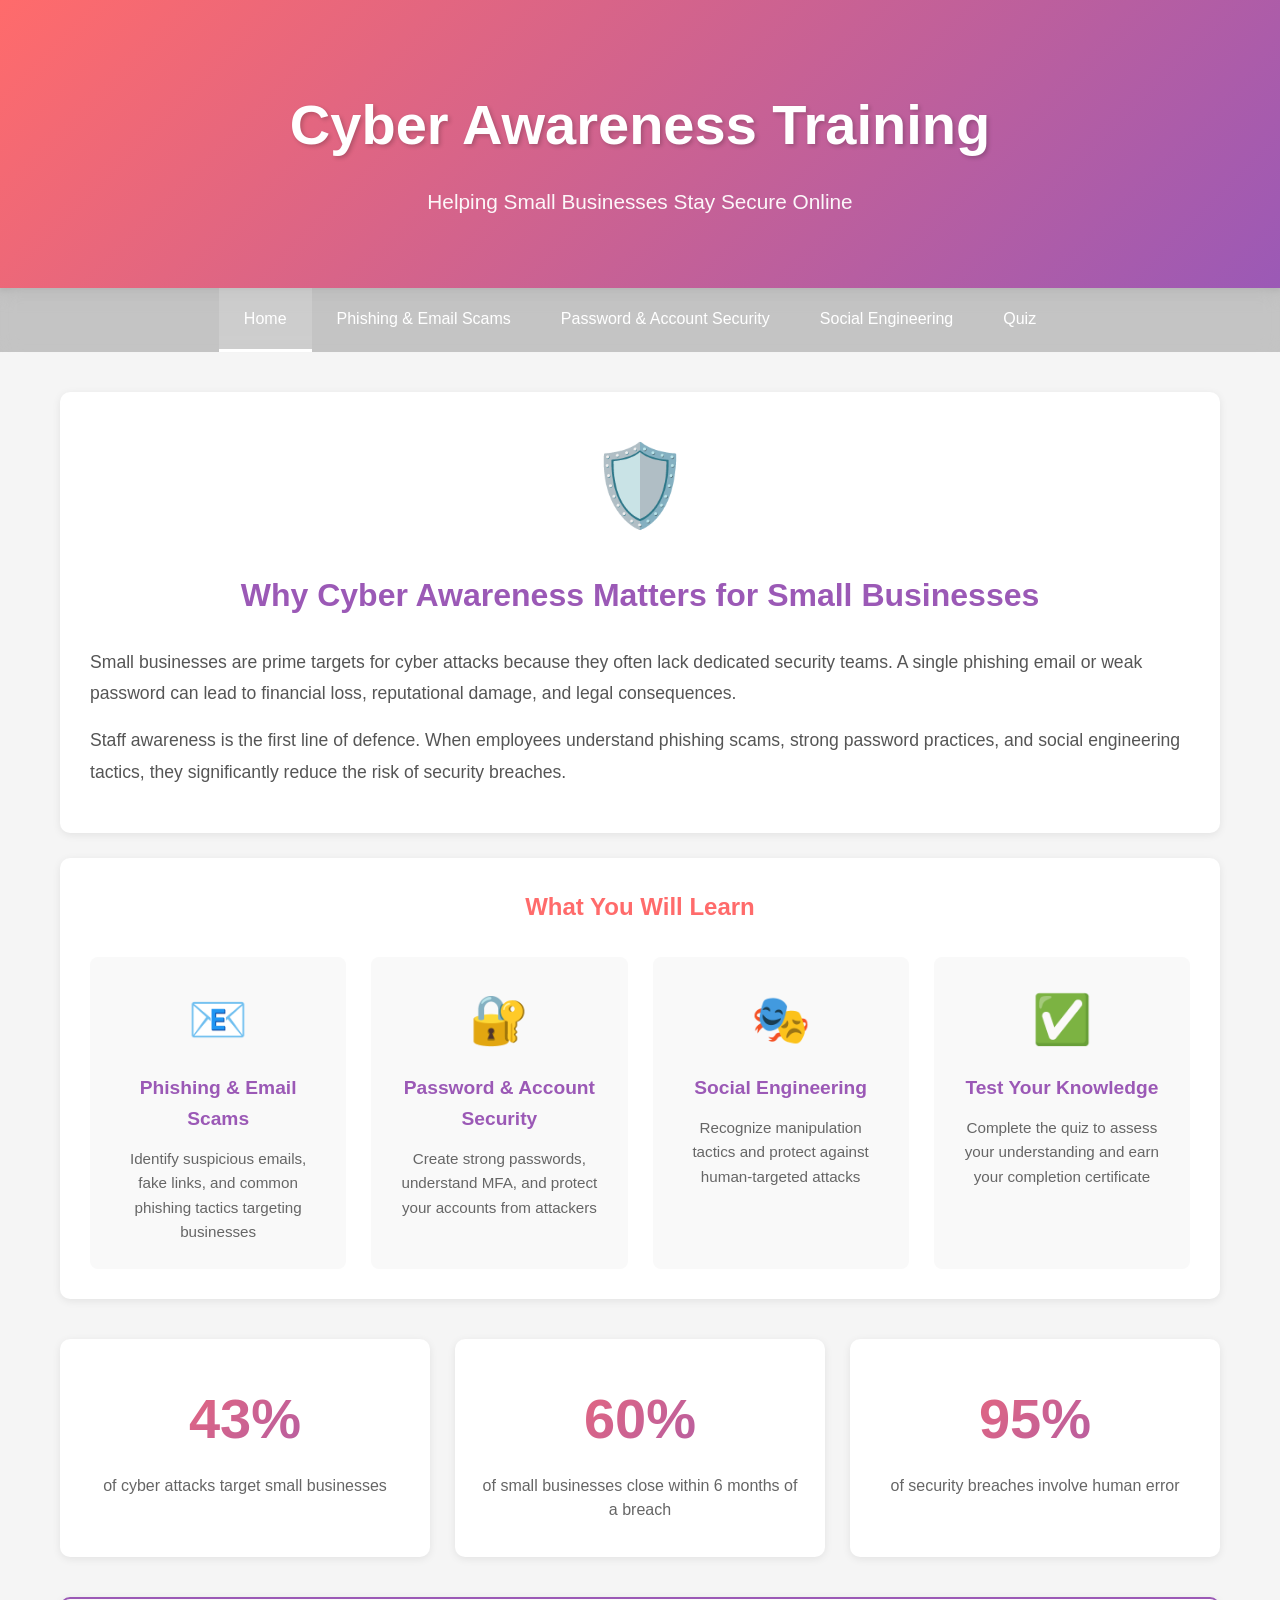
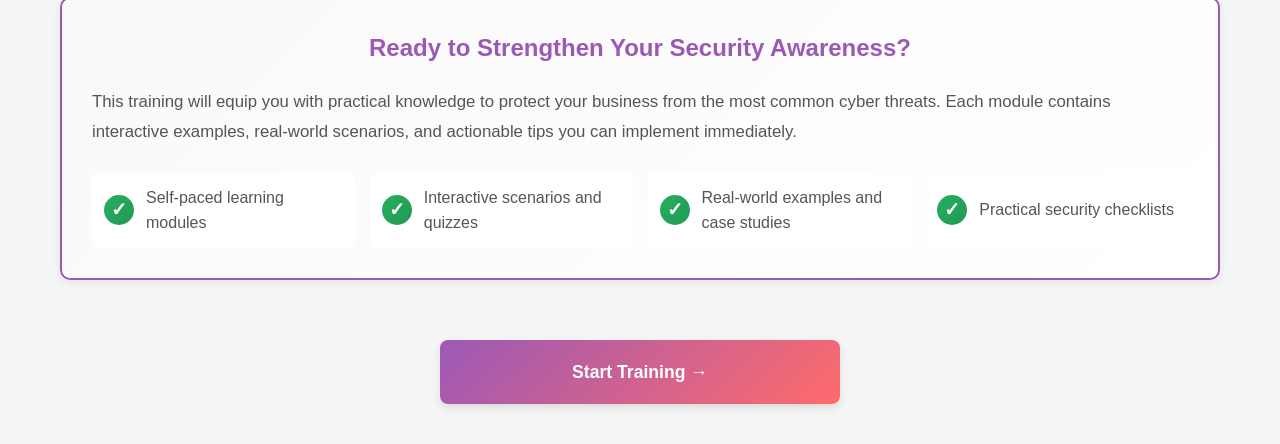
<file: index.html>
<!DOCTYPE html>
<html lang="en">
<head>
    <meta charset="UTF-8">
    <meta name="viewport" content="width=device-width, initial-scale=1.0">
    <title>Cyber Awareness Training for Small Businesses</title>
    <link rel="stylesheet" href="styles.css">
</head>
<body>
    <header class="hero">
        <div class="hero-content">
            <h1>Cyber Awareness Training</h1>
            <p class="subtitle">Helping Small Businesses Stay Secure Online</p>
        </div>
    </header>

    <nav class="main-navigation">
        <div class="nav-container">
            <a href="index.html" class="nav-link active">Home</a>
            <a href="main2.html" class="nav-link">Phishing & Email Scams</a>
            <a href="main3.html" class="nav-link">Password & Account Security</a>
            <a href="main4.html" class="nav-link">Social Engineering</a>
            <a href="main5.html" class="nav-link">Quiz</a>
        </div>
    </nav>

    <main class="container">
        <section class="intro-section">
            <div class="content-card feature-card">
                <div class="icon-large">🛡️</div>
                <h2>Why Cyber Awareness Matters for Small Businesses</h2>
                <p>
                    Small businesses are prime targets for cyber attacks because they often lack
                    dedicated security teams. A single phishing email or weak password can lead
                    to financial loss, reputational damage, and legal consequences.
                </p>
                <p>
                    Staff awareness is the first line of defence. When employees understand
                    phishing scams, strong password practices, and social engineering tactics,
                    they significantly reduce the risk of security breaches.
                </p>
            </div>

            <div class="content-card">
                <h3>What You Will Learn</h3>
                <div class="learning-grid">
                    <div class="learning-item">
                        <div class="learning-icon">📧</div>
                        <h4>Phishing & Email Scams</h4>
                        <p>Identify suspicious emails, fake links, and common phishing tactics targeting businesses</p>
                    </div>
                    <div class="learning-item">
                        <div class="learning-icon">🔐</div>
                        <h4>Password & Account Security</h4>
                        <p>Create strong passwords, understand MFA, and protect your accounts from attackers</p>
                    </div>
                    <div class="learning-item">
                        <div class="learning-icon">🎭</div>
                        <h4>Social Engineering</h4>
                        <p>Recognize manipulation tactics and protect against human-targeted attacks</p>
                    </div>
                    <div class="learning-item">
                        <div class="learning-icon">✅</div>
                        <h4>Test Your Knowledge</h4>
                        <p>Complete the quiz to assess your understanding and earn your completion certificate</p>
                    </div>
                </div>
            </div>

            <div class="stats-section">
                <div class="stat-card">
                    <div class="stat-number">43%</div>
                    <div class="stat-label">of cyber attacks target small businesses</div>
                </div>
                <div class="stat-card">
                    <div class="stat-number">60%</div>
                    <div class="stat-label">of small businesses close within 6 months of a breach</div>
                </div>
                <div class="stat-card">
                    <div class="stat-number">95%</div>
                    <div class="stat-label">of security breaches involve human error</div>
                </div>
            </div>

            <div class="content-card cta-card">
                <h3>Ready to Strengthen Your Security Awareness?</h3>
                <p>This training will equip you with practical knowledge to protect your business from the most common cyber threats. Each module contains interactive examples, real-world scenarios, and actionable tips you can implement immediately.</p>
                <div class="cta-features">
                    <div class="cta-feature">
                        <span class="check-icon">✓</span>
                        <span>Self-paced learning modules</span>
                    </div>
                    <div class="cta-feature">
                        <span class="check-icon">✓</span>
                        <span>Interactive scenarios and quizzes</span>
                    </div>
                    <div class="cta-feature">
                        <span class="check-icon">✓</span>
                        <span>Real-world examples and case studies</span>
                    </div>
                    <div class="cta-feature">
                        <span class="check-icon">✓</span>
                        <span>Practical security checklists</span>
                    </div>
                </div>
            </div>
        </section>

        <nav class="page-navigation">
            <a href="main2.html" class="nav-btn next-btn full-width">Start Training →</a>
        </nav>
    </main>

    <script src="script.js"></script>
</body>
</html>
</file>
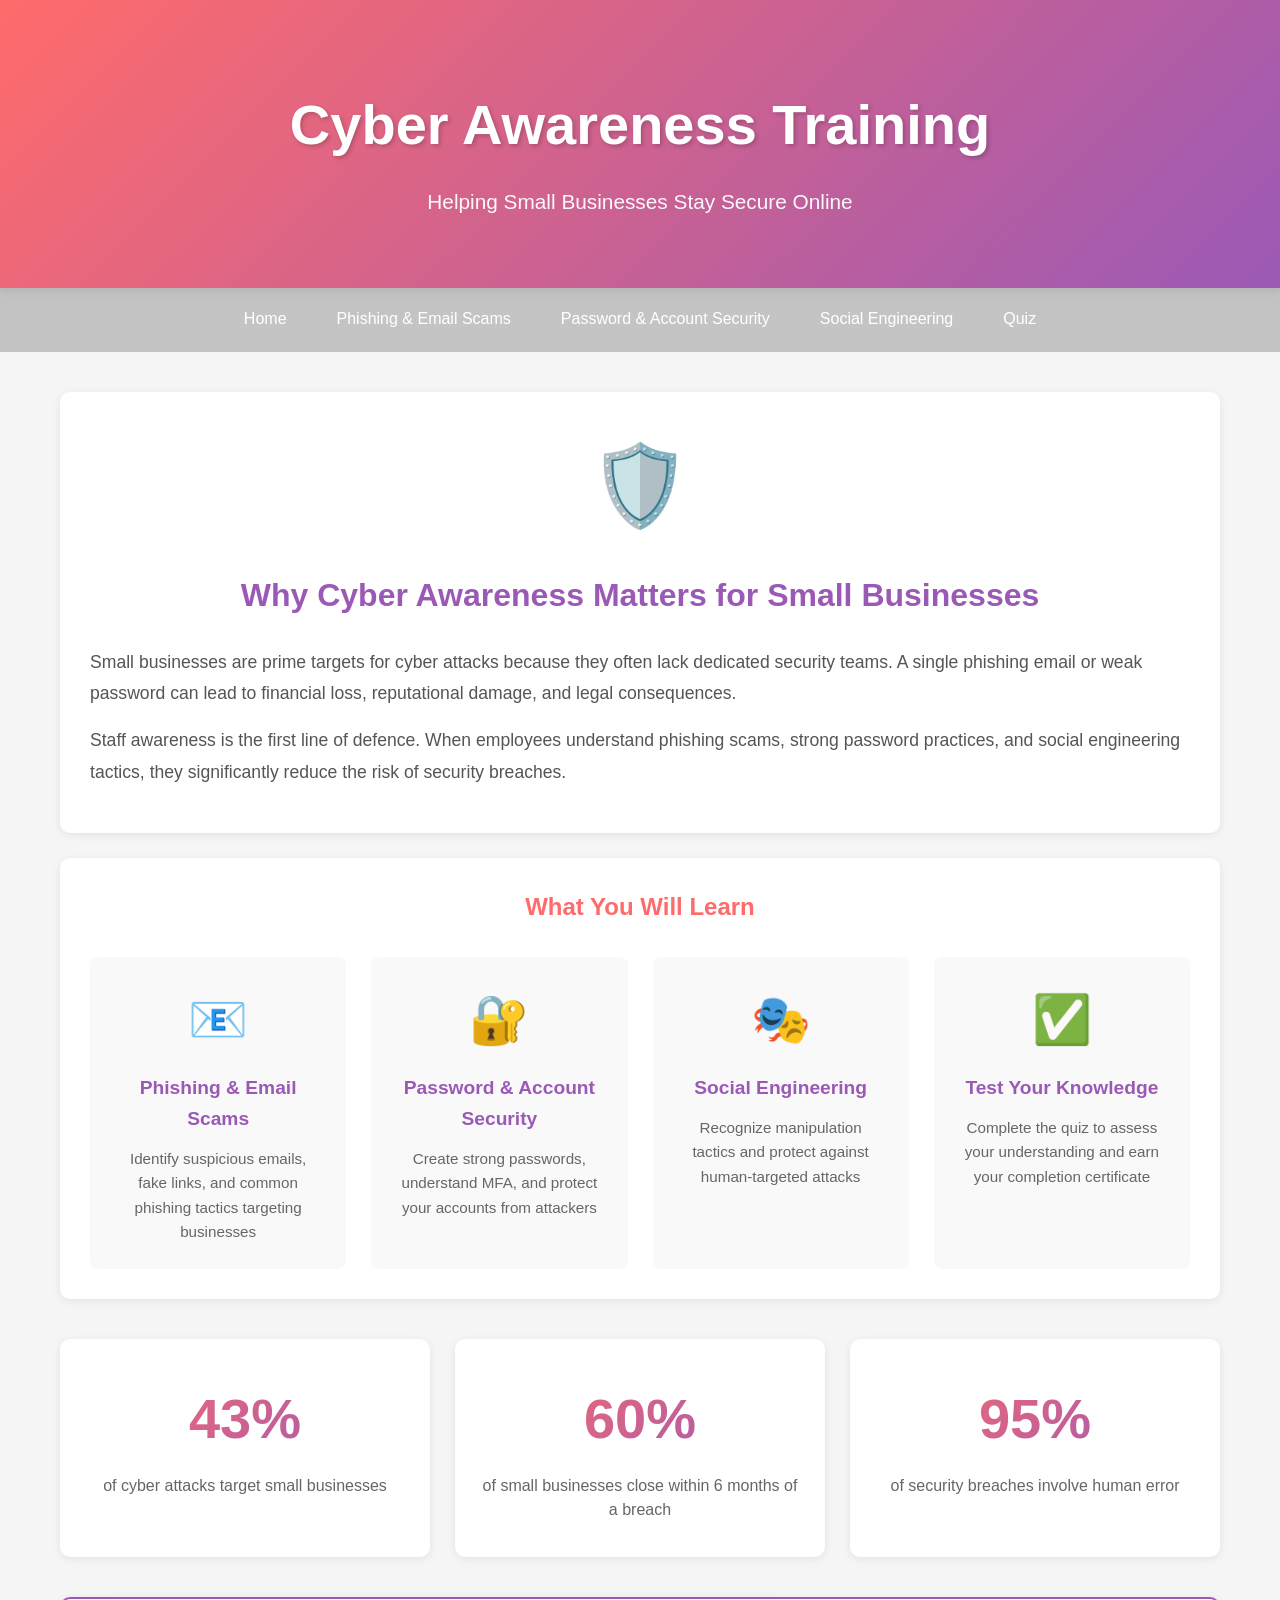
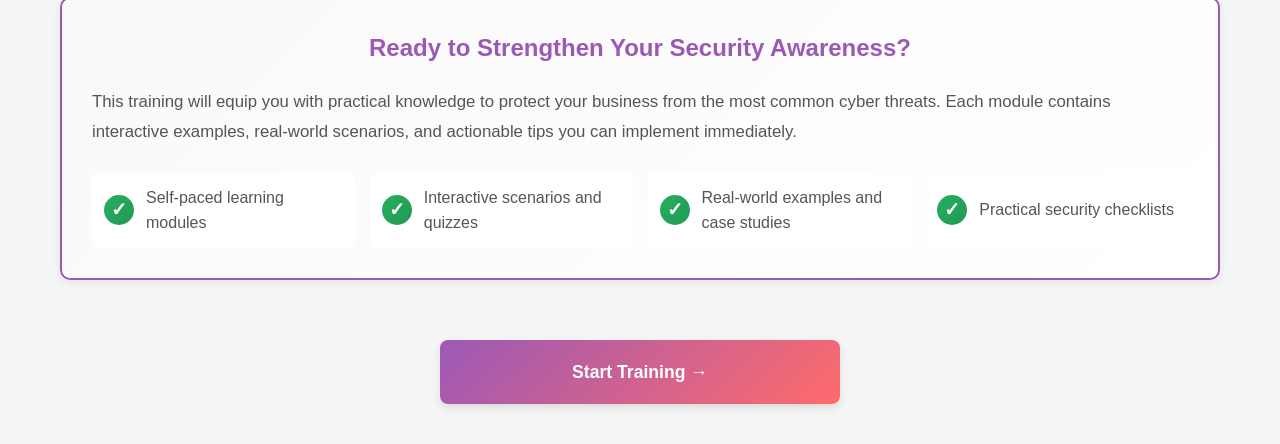
<file: main.html>
<!DOCTYPE html>
<html lang="en">
<head>
    <meta charset="UTF-8">
    <meta name="viewport" content="width=device-width, initial-scale=1.0">
    <title>Cyber Awareness Training for Small Businesses</title>
    <link rel="stylesheet" href="styles.css">
</head>
<body>
    <header class="hero">
        <div class="hero-content">
            <h1>Cyber Awareness Training</h1>
            <p class="subtitle">Helping Small Businesses Stay Secure Online</p>
        </div>
    </header>

    <nav class="main-navigation">
        <div class="nav-container">
            <a href="index.html" class="nav-link active">Home</a>
            <a href="phishing.html" class="nav-link">Phishing & Email Scams</a>
            <a href="password.html" class="nav-link">Password & Account Security</a>
            <a href="social.html" class="nav-link">Social Engineering</a>
            <a href="quiz.html" class="nav-link">Quiz</a>
        </div>
    </nav>

    <main class="container">
        <section class="intro-section">
            <div class="content-card feature-card">
                <div class="icon-large">🛡️</div>
                <h2>Why Cyber Awareness Matters for Small Businesses</h2>
                <p>
                    Small businesses are prime targets for cyber attacks because they often lack
                    dedicated security teams. A single phishing email or weak password can lead
                    to financial loss, reputational damage, and legal consequences.
                </p>
                <p>
                    Staff awareness is the first line of defence. When employees understand
                    phishing scams, strong password practices, and social engineering tactics,
                    they significantly reduce the risk of security breaches.
                </p>
            </div>

            <div class="content-card">
                <h3>What You Will Learn</h3>
                <div class="learning-grid">
                    <div class="learning-item">
                        <div class="learning-icon">📧</div>
                        <h4>Phishing & Email Scams</h4>
                        <p>Identify suspicious emails, fake links, and common phishing tactics targeting businesses</p>
                    </div>
                    <div class="learning-item">
                        <div class="learning-icon">🔐</div>
                        <h4>Password & Account Security</h4>
                        <p>Create strong passwords, understand MFA, and protect your accounts from attackers</p>
                    </div>
                    <div class="learning-item">
                        <div class="learning-icon">🎭</div>
                        <h4>Social Engineering</h4>
                        <p>Recognize manipulation tactics and protect against human-targeted attacks</p>
                    </div>
                    <div class="learning-item">
                        <div class="learning-icon">✅</div>
                        <h4>Test Your Knowledge</h4>
                        <p>Complete the quiz to assess your understanding and earn your completion certificate</p>
                    </div>
                </div>
            </div>

            <div class="stats-section">
                <div class="stat-card">
                    <div class="stat-number">43%</div>
                    <div class="stat-label">of cyber attacks target small businesses</div>
                </div>
                <div class="stat-card">
                    <div class="stat-number">60%</div>
                    <div class="stat-label">of small businesses close within 6 months of a breach</div>
                </div>
                <div class="stat-card">
                    <div class="stat-number">95%</div>
                    <div class="stat-label">of security breaches involve human error</div>
                </div>
            </div>

            <div class="content-card cta-card">
                <h3>Ready to Strengthen Your Security Awareness?</h3>
                <p>This training will equip you with practical knowledge to protect your business from the most common cyber threats. Each module contains interactive examples, real-world scenarios, and actionable tips you can implement immediately.</p>
                <div class="cta-features">
                    <div class="cta-feature">
                        <span class="check-icon">✓</span>
                        <span>Self-paced learning modules</span>
                    </div>
                    <div class="cta-feature">
                        <span class="check-icon">✓</span>
                        <span>Interactive scenarios and quizzes</span>
                    </div>
                    <div class="cta-feature">
                        <span class="check-icon">✓</span>
                        <span>Real-world examples and case studies</span>
                    </div>
                    <div class="cta-feature">
                        <span class="check-icon">✓</span>
                        <span>Practical security checklists</span>
                    </div>
                </div>
            </div>
        </section>

        <nav class="page-navigation">
            <a href="main2.html" class="nav-btn next-btn full-width">Start Training →</a>
        </nav>
    </main>

    <script src="script.js"></script>
</body>
</html>
</file>
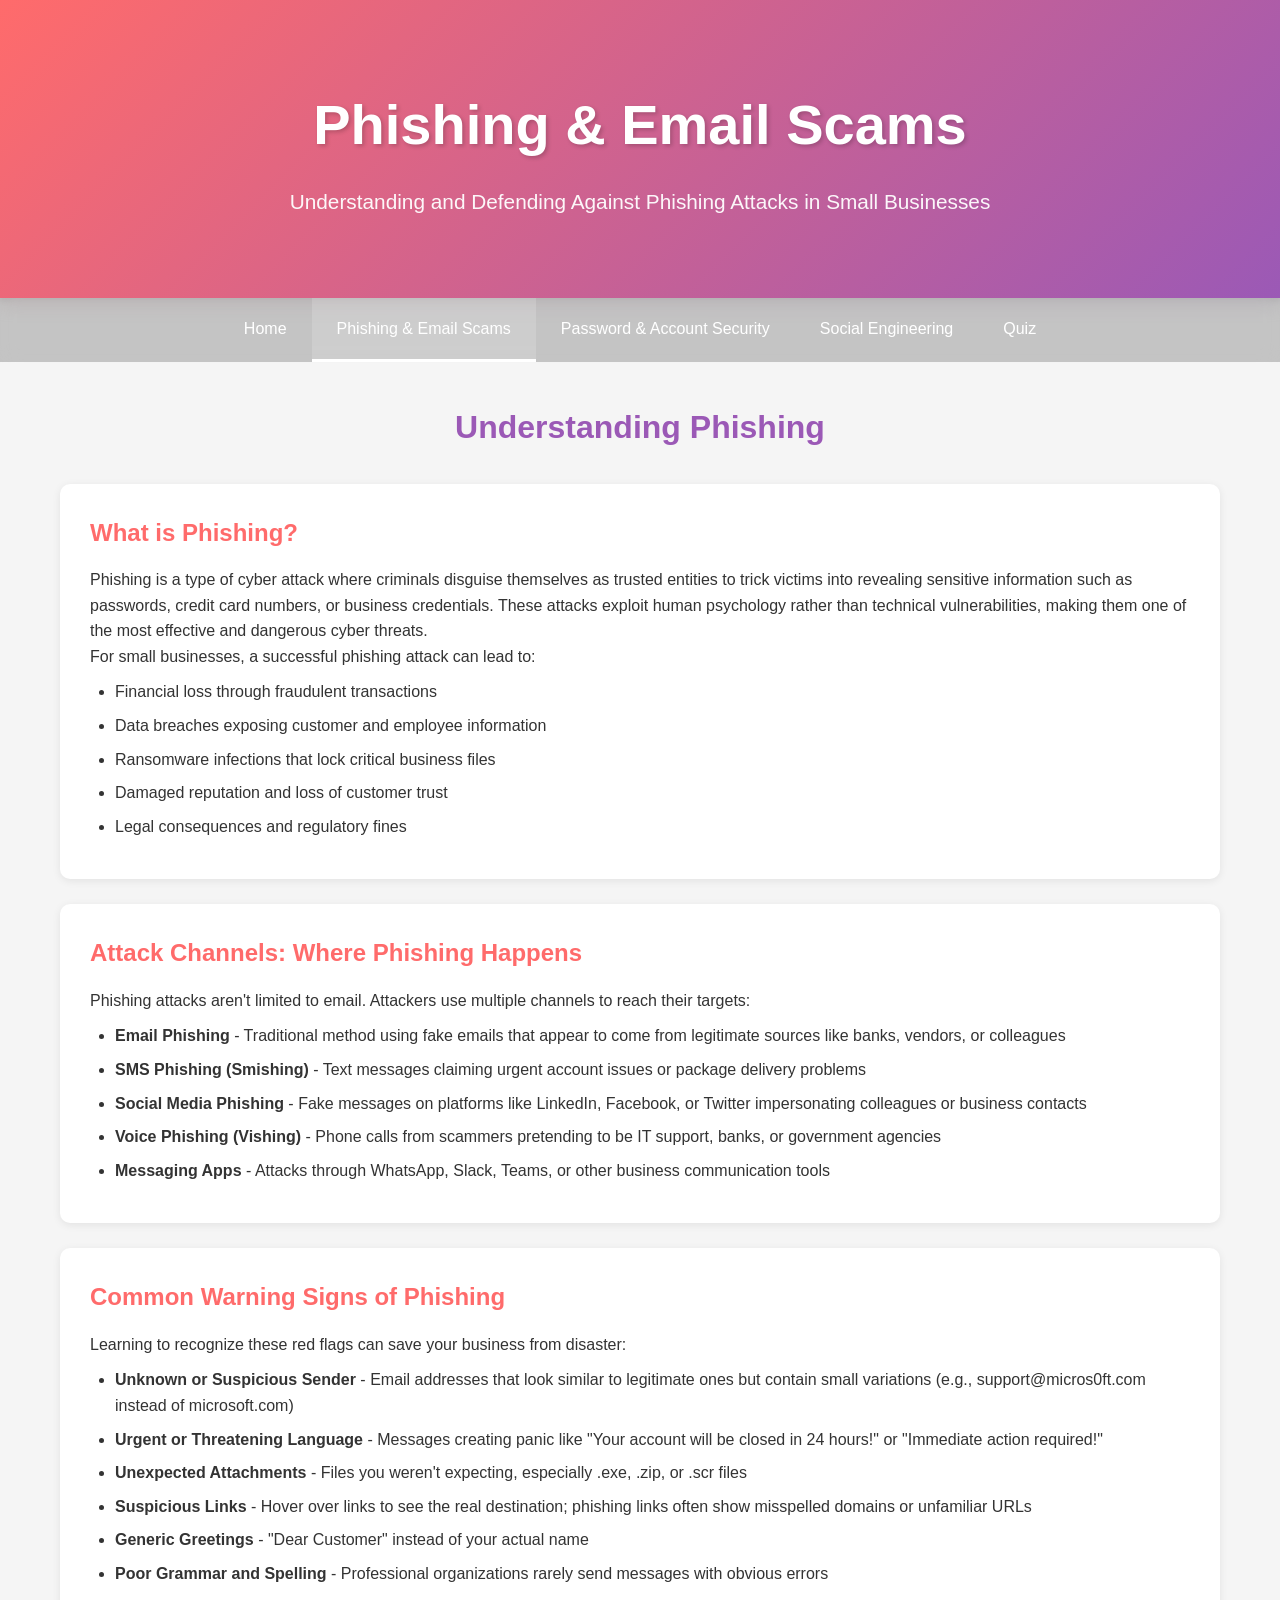
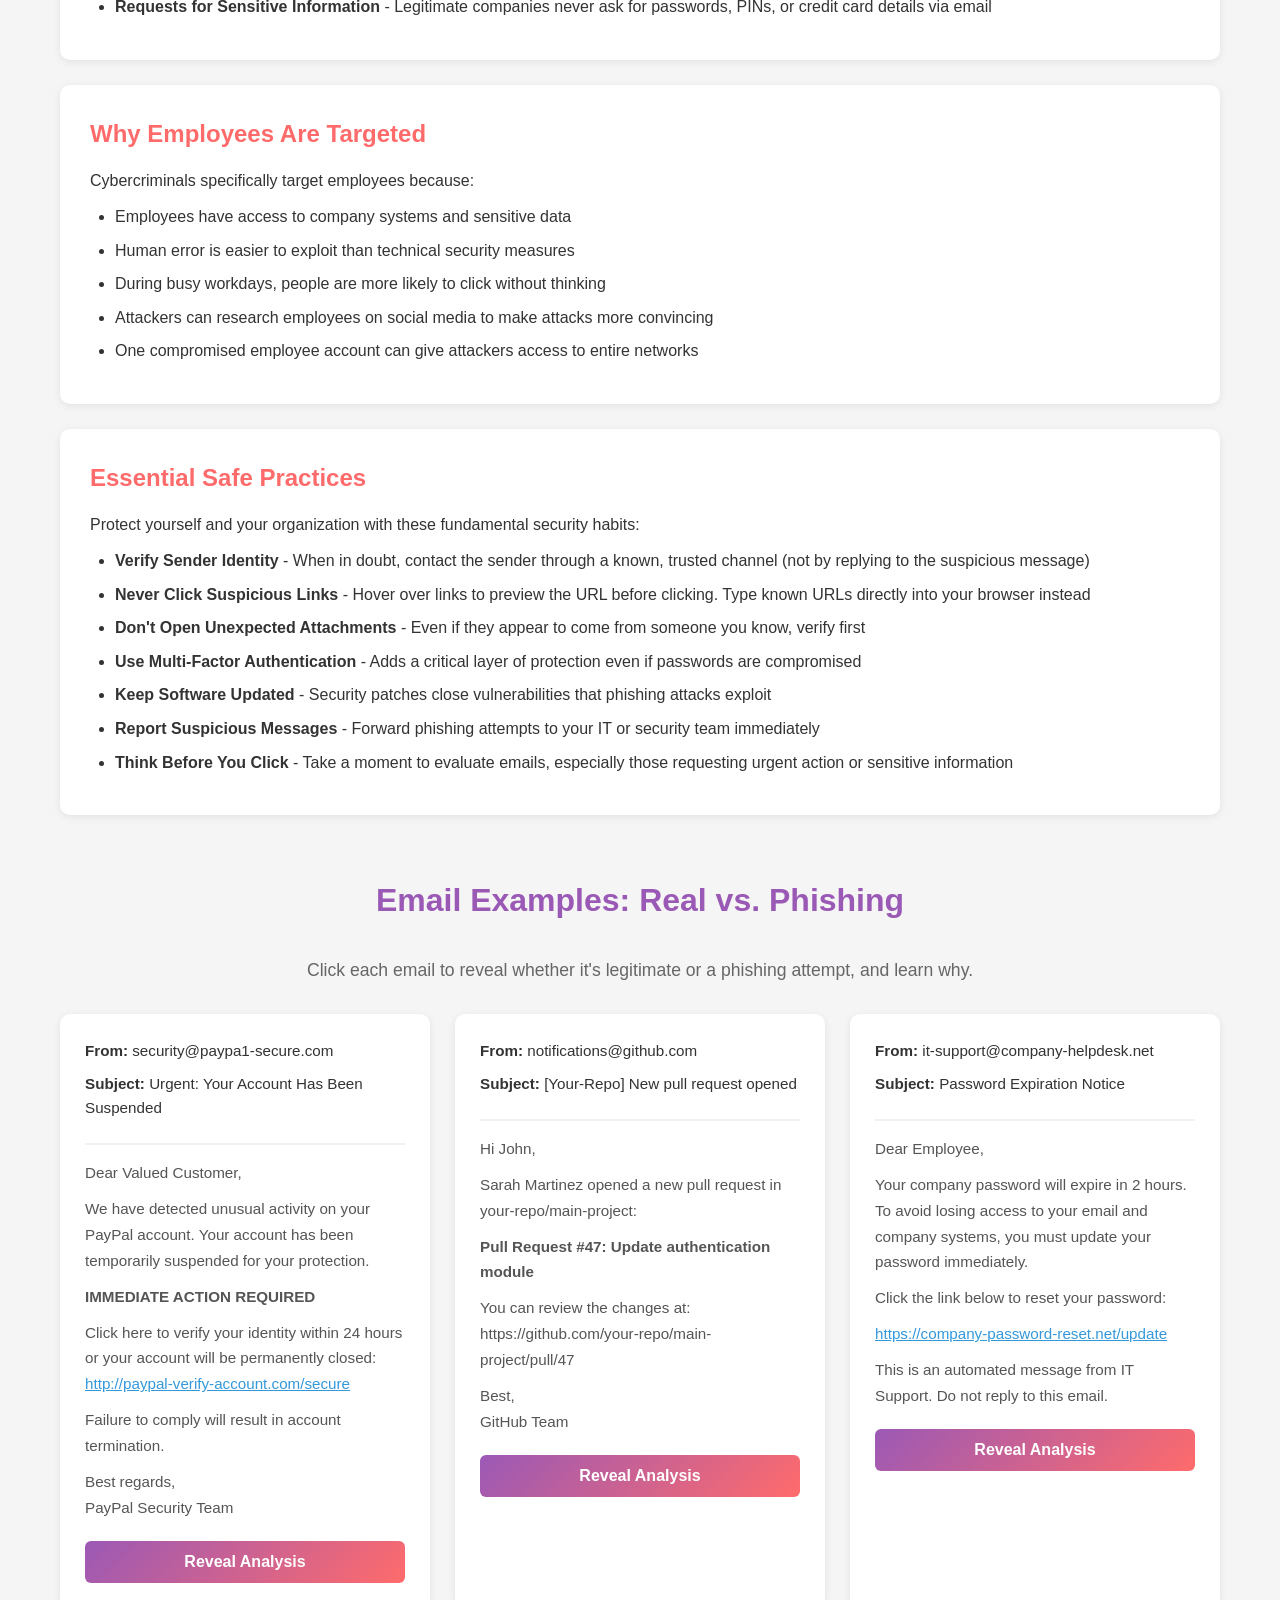
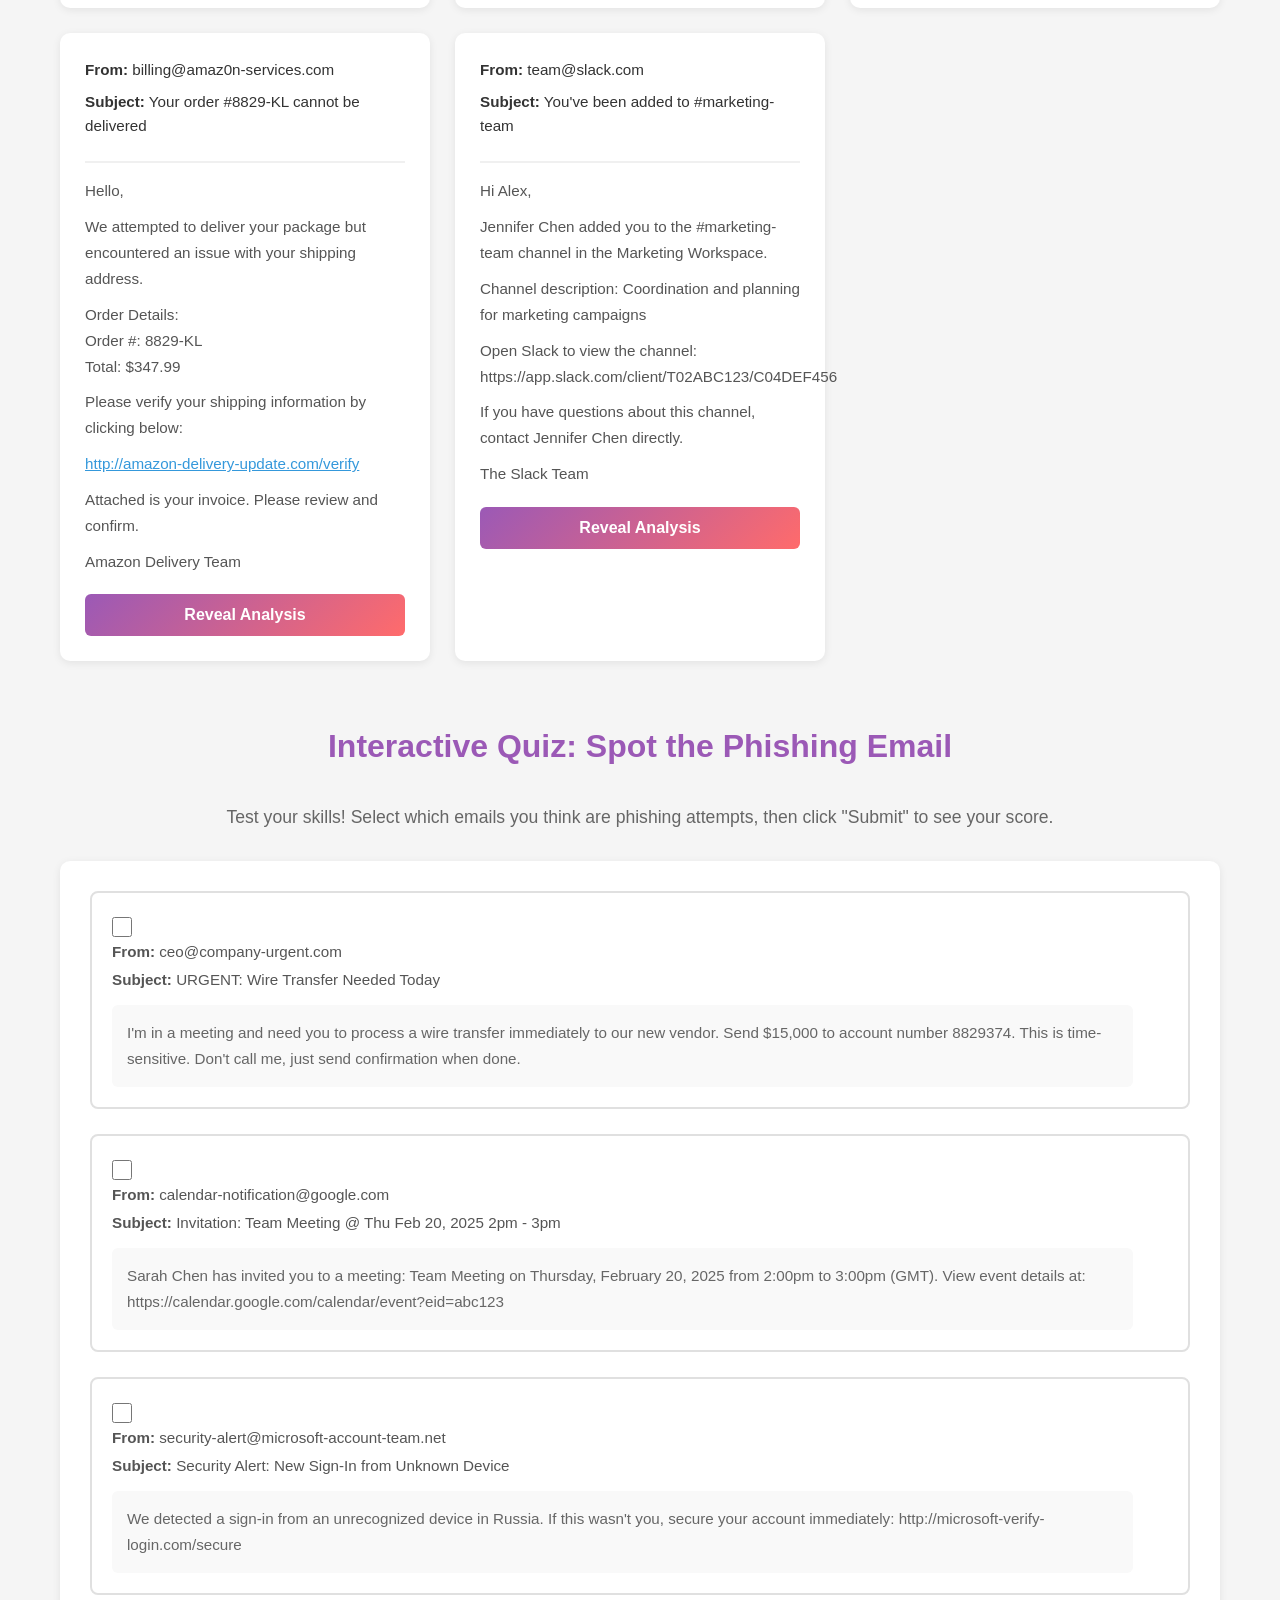
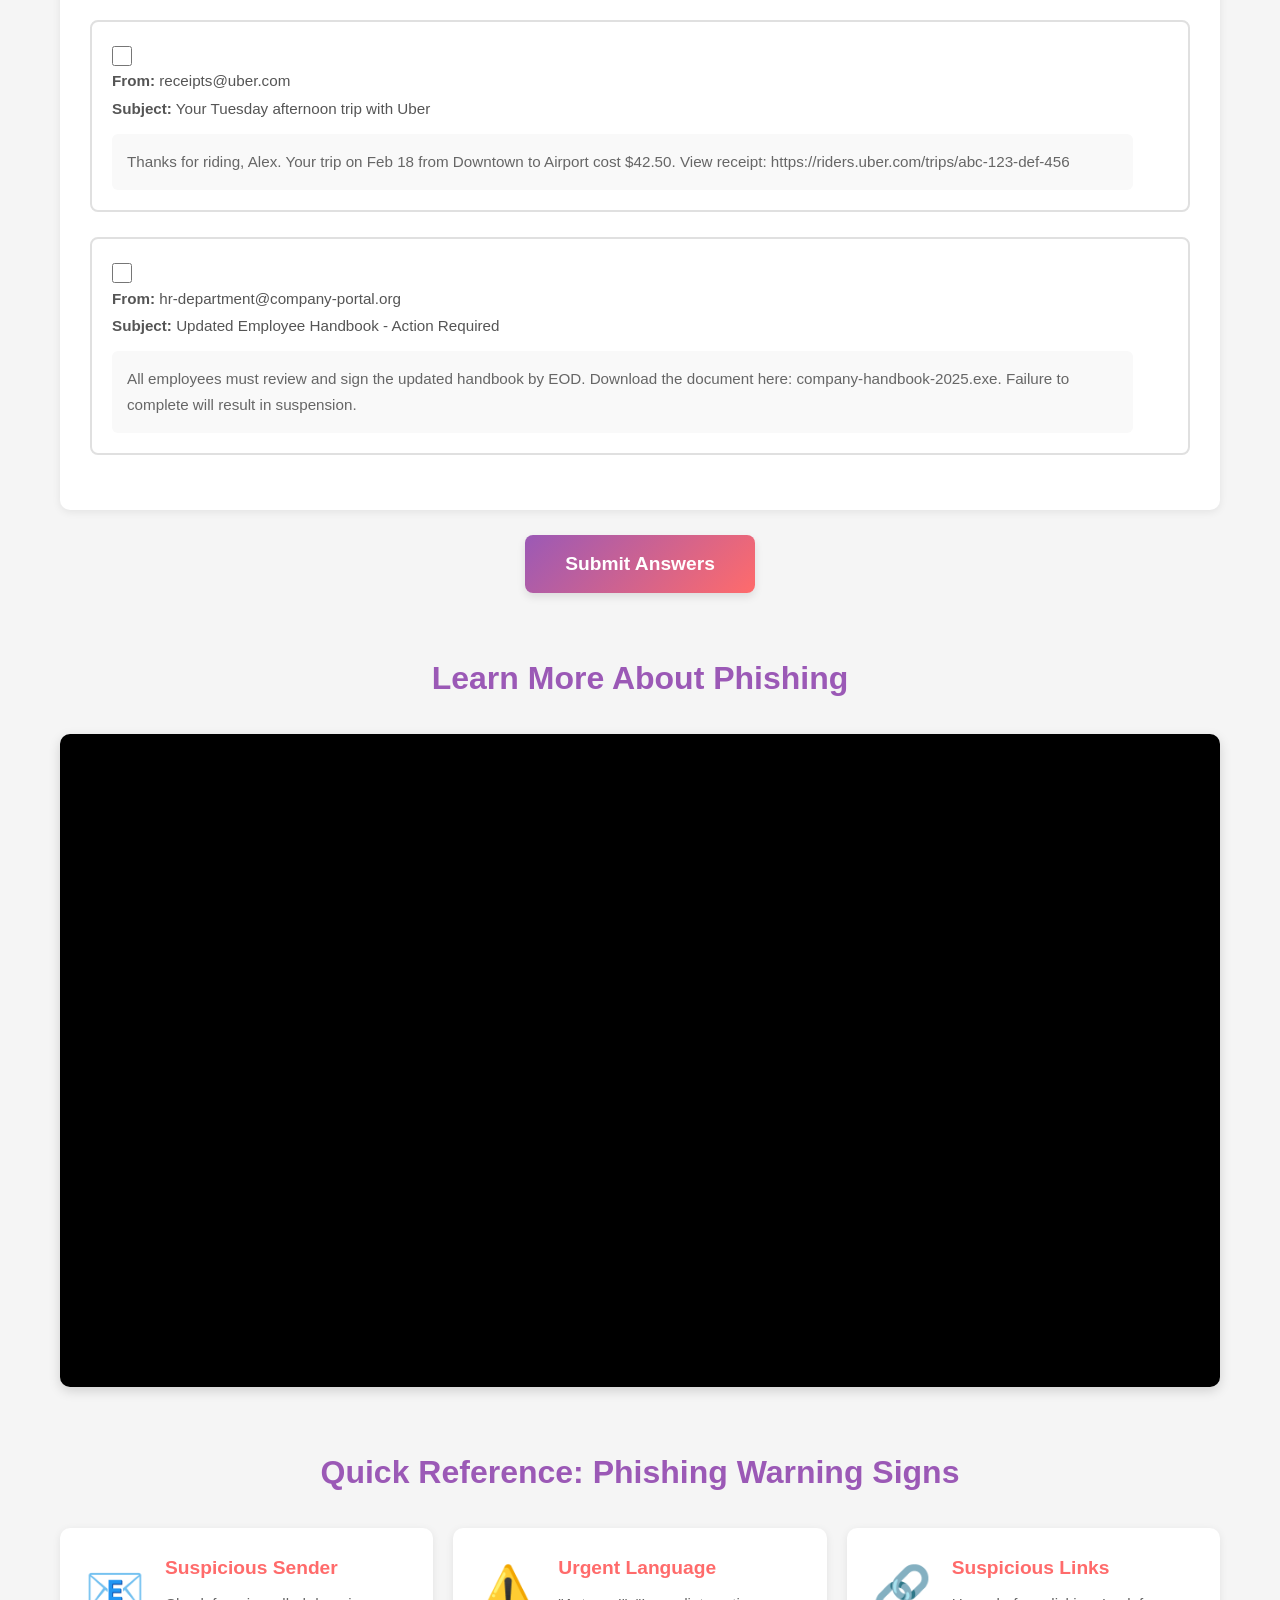
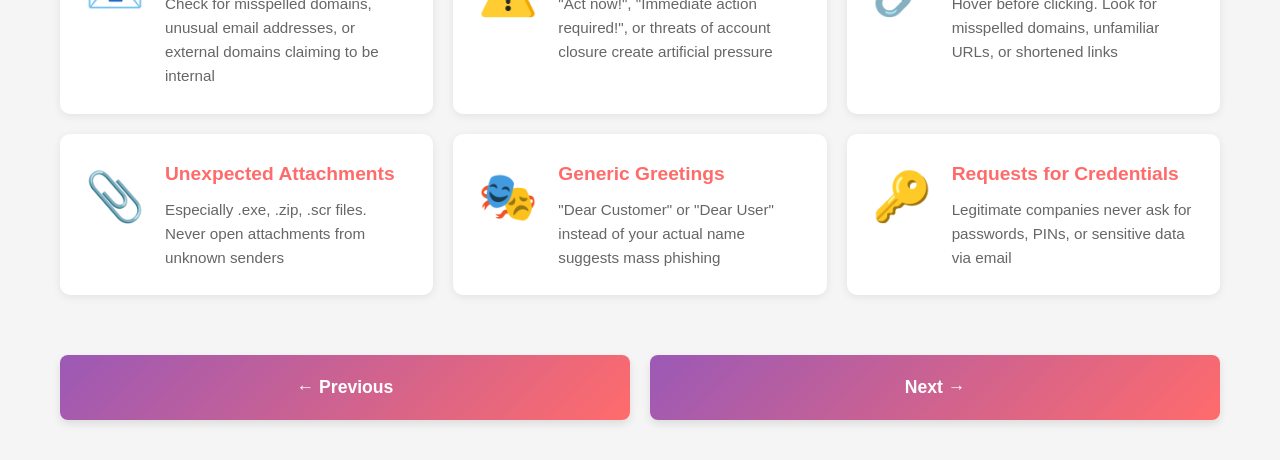
<file: main2.html>
<!DOCTYPE html>
<html lang="en">
<head>
    <meta charset="UTF-8">
    <meta name="viewport" content="width=device-width, initial-scale=1.0">
    <title>Phishing & Email Scams</title>
    <link rel="stylesheet" href="styles2.css">
</head>
<body>
    <header class="hero">
        <div class="hero-content">
            <h1>Phishing & Email Scams</h1>
            <p class="subtitle">Understanding and Defending Against Phishing Attacks in Small Businesses</p>
        </div>
    </header>
  <nav class="main-navigation">
        <div class="nav-container">
            <a href="index.html" class="nav-link">Home</a>
            <a href="main2.html" class="nav-link active">Phishing & Email Scams</a>
            <a href="main3.html" class="nav-link">Password & Account Security</a>
            <a href="main4.html" class="nav-link">Social Engineering</a>
            <a href="main5.html" class="nav-link">Quiz</a>
        </div>
    </nav>
    <main class="container">
        <section class="learning-section">
            <h2>Understanding Phishing</h2>
            
            <div class="content-card">
                <h3>What is Phishing?</h3>
                <p>Phishing is a type of cyber attack where criminals disguise themselves as trusted entities to trick victims into revealing sensitive information such as passwords, credit card numbers, or business credentials. These attacks exploit human psychology rather than technical vulnerabilities, making them one of the most effective and dangerous cyber threats.</p>
                <p>For small businesses, a successful phishing attack can lead to:</p>
                <ul>
                    <li>Financial loss through fraudulent transactions</li>
                    <li>Data breaches exposing customer and employee information</li>
                    <li>Ransomware infections that lock critical business files</li>
                    <li>Damaged reputation and loss of customer trust</li>
                    <li>Legal consequences and regulatory fines</li>
                </ul>
            </div>

            <div class="content-card">
                <h3>Attack Channels: Where Phishing Happens</h3>
                <p>Phishing attacks aren't limited to email. Attackers use multiple channels to reach their targets:</p>
                <ul>
                    <li><strong>Email Phishing</strong> - Traditional method using fake emails that appear to come from legitimate sources like banks, vendors, or colleagues</li>
                    <li><strong>SMS Phishing (Smishing)</strong> - Text messages claiming urgent account issues or package delivery problems</li>
                    <li><strong>Social Media Phishing</strong> - Fake messages on platforms like LinkedIn, Facebook, or Twitter impersonating colleagues or business contacts</li>
                    <li><strong>Voice Phishing (Vishing)</strong> - Phone calls from scammers pretending to be IT support, banks, or government agencies</li>
                    <li><strong>Messaging Apps</strong> - Attacks through WhatsApp, Slack, Teams, or other business communication tools</li>
                </ul>
            </div>

            <div class="content-card">
                <h3>Common Warning Signs of Phishing</h3>
                <p>Learning to recognize these red flags can save your business from disaster:</p>
                <ul>
                    <li><strong>Unknown or Suspicious Sender</strong> - Email addresses that look similar to legitimate ones but contain small variations (e.g., support@micros0ft.com instead of microsoft.com)</li>
                    <li><strong>Urgent or Threatening Language</strong> - Messages creating panic like "Your account will be closed in 24 hours!" or "Immediate action required!"</li>
                    <li><strong>Unexpected Attachments</strong> - Files you weren't expecting, especially .exe, .zip, or .scr files</li>
                    <li><strong>Suspicious Links</strong> - Hover over links to see the real destination; phishing links often show misspelled domains or unfamiliar URLs</li>
                    <li><strong>Generic Greetings</strong> - "Dear Customer" instead of your actual name</li>
                    <li><strong>Poor Grammar and Spelling</strong> - Professional organizations rarely send messages with obvious errors</li>
                    <li><strong>Requests for Sensitive Information</strong> - Legitimate companies never ask for passwords, PINs, or credit card details via email</li>
                </ul>
            </div>

            <div class="content-card">
                <h3>Why Employees Are Targeted</h3>
                <p>Cybercriminals specifically target employees because:</p>
                <ul>
                    <li>Employees have access to company systems and sensitive data</li>
                    <li>Human error is easier to exploit than technical security measures</li>
                    <li>During busy workdays, people are more likely to click without thinking</li>
                    <li>Attackers can research employees on social media to make attacks more convincing</li>
                    <li>One compromised employee account can give attackers access to entire networks</li>
                </ul>
            </div>

            <div class="content-card">
                <h3>Essential Safe Practices</h3>
                <p>Protect yourself and your organization with these fundamental security habits:</p>
                <ul>
                    <li><strong>Verify Sender Identity</strong> - When in doubt, contact the sender through a known, trusted channel (not by replying to the suspicious message)</li>
                    <li><strong>Never Click Suspicious Links</strong> - Hover over links to preview the URL before clicking. Type known URLs directly into your browser instead</li>
                    <li><strong>Don't Open Unexpected Attachments</strong> - Even if they appear to come from someone you know, verify first</li>
                    <li><strong>Use Multi-Factor Authentication</strong> - Adds a critical layer of protection even if passwords are compromised</li>
                    <li><strong>Keep Software Updated</strong> - Security patches close vulnerabilities that phishing attacks exploit</li>
                    <li><strong>Report Suspicious Messages</strong> - Forward phishing attempts to your IT or security team immediately</li>
                    <li><strong>Think Before You Click</strong> - Take a moment to evaluate emails, especially those requesting urgent action or sensitive information</li>
                </ul>
            </div>
        </section>

        <section class="email-examples-section">
            <h2>Email Examples: Real vs. Phishing</h2>
            <p class="section-intro">Click each email to reveal whether it's legitimate or a phishing attempt, and learn why.</p>
            
            <div class="email-grid">
                <div class="email-card" data-type="phishing">
                    <div class="email-header">
                        <span class="email-from"><strong>From:</strong> security@paypa1-secure.com</span>
                        <span class="email-subject"><strong>Subject:</strong> Urgent: Your Account Has Been Suspended</span>
                    </div>
                    <div class="email-body">
                        <p>Dear Valued Customer,</p>
                        <p>We have detected unusual activity on your PayPal account. Your account has been temporarily suspended for your protection.</p>
                        <p><strong>IMMEDIATE ACTION REQUIRED</strong></p>
                        <p>Click here to verify your identity within 24 hours or your account will be permanently closed: <a href="#">http://paypal-verify-account.com/secure</a></p>
                        <p>Failure to comply will result in account termination.</p>
                        <p>Best regards,<br>PayPal Security Team</p>
                    </div>
                    <button class="reveal-btn">Reveal Analysis</button>
                    <div class="email-explanation">
                        <h4>🚨 PHISHING ATTEMPT</h4>
                        <p><strong>Warning Signs:</strong></p>
                        <ul>
                            <li>Sender address uses "paypa1" (number 1 instead of letter l)</li>
                            <li>Creates urgency with "IMMEDIATE ACTION REQUIRED"</li>
                            <li>Threatening language about account closure</li>
                            <li>Suspicious URL that doesn't match PayPal's official domain</li>
                            <li>Generic greeting "Dear Valued Customer"</li>
                        </ul>
                    </div>
                </div>

                <div class="email-card" data-type="legitimate">
                    <div class="email-header">
                        <span class="email-from"><strong>From:</strong> notifications@github.com</span>
                        <span class="email-subject"><strong>Subject:</strong> [Your-Repo] New pull request opened</span>
                    </div>
                    <div class="email-body">
                        <p>Hi John,</p>
                        <p>Sarah Martinez opened a new pull request in your-repo/main-project:</p>
                        <p><strong>Pull Request #47: Update authentication module</strong></p>
                        <p>You can review the changes at: https://github.com/your-repo/main-project/pull/47</p>
                        <p>Best,<br>GitHub Team</p>
                    </div>
                    <button class="reveal-btn">Reveal Analysis</button>
                    <div class="email-explanation">
                        <h4>✅ LEGITIMATE EMAIL</h4>
                        <p><strong>Trust Indicators:</strong></p>
                        <ul>
                            <li>Email comes from official GitHub domain</li>
                            <li>Personalized greeting with your name</li>
                            <li>Specific details about the repository and pull request</li>
                            <li>URL matches GitHub's official domain</li>
                            <li>No urgent demands or threats</li>
                            <li>No requests for passwords or sensitive information</li>
                        </ul>
                    </div>
                </div>

                <div class="email-card" data-type="phishing">
                    <div class="email-header">
                        <span class="email-from"><strong>From:</strong> it-support@company-helpdesk.net</span>
                        <span class="email-subject"><strong>Subject:</strong> Password Expiration Notice</span>
                    </div>
                    <div class="email-body">
                        <p>Dear Employee,</p>
                        <p>Your company password will expire in 2 hours. To avoid losing access to your email and company systems, you must update your password immediately.</p>
                        <p>Click the link below to reset your password:</p>
                        <p><a href="#">https://company-password-reset.net/update</a></p>
                        <p>This is an automated message from IT Support. Do not reply to this email.</p>
                    </div>
                    <button class="reveal-btn">Reveal Analysis</button>
                    <div class="email-explanation">
                        <h4>🚨 PHISHING ATTEMPT</h4>
                        <p><strong>Warning Signs:</strong></p>
                        <ul>
                            <li>External domain (.net) instead of company's internal domain</li>
                            <li>Creates artificial urgency (2 hours to act)</li>
                            <li>Requests password change via external link</li>
                            <li>Generic greeting without specific employee name</li>
                            <li>Real IT departments notify well in advance of password expirations</li>
                        </ul>
                    </div>
                </div>

                <div class="email-card" data-type="phishing">
                    <div class="email-header">
                        <span class="email-from"><strong>From:</strong> billing@amaz0n-services.com</span>
                        <span class="email-subject"><strong>Subject:</strong> Your order #8829-KL cannot be delivered</span>
                    </div>
                    <div class="email-body">
                        <p>Hello,</p>
                        <p>We attempted to deliver your package but encountered an issue with your shipping address.</p>
                        <p>Order Details:<br>Order #: 8829-KL<br>Total: $347.99</p>
                        <p>Please verify your shipping information by clicking below:</p>
                        <p><a href="#">http://amazon-delivery-update.com/verify</a></p>
                        <p>Attached is your invoice. Please review and confirm.</p>
                        <p>Amazon Delivery Team</p>
                    </div>
                    <button class="reveal-btn">Reveal Analysis</button>
                    <div class="email-explanation">
                        <h4>🚨 PHISHING ATTEMPT</h4>
                        <p><strong>Warning Signs:</strong></p>
                        <ul>
                            <li>Sender uses "amaz0n" (zero instead of 'o')</li>
                            <li>External suspicious domain for verification</li>
                            <li>Mentions unexpected order you didn't place</li>
                            <li>Generic greeting without account holder's name</li>
                            <li>Suspicious attachment that could contain malware</li>
                            <li>Amazon doesn't send delivery updates from this type of domain</li>
                        </ul>
                    </div>
                </div>

                <div class="email-card" data-type="legitimate">
                    <div class="email-header">
                        <span class="email-from"><strong>From:</strong> team@slack.com</span>
                        <span class="email-subject"><strong>Subject:</strong> You've been added to #marketing-team</span>
                    </div>
                    <div class="email-body">
                        <p>Hi Alex,</p>
                        <p>Jennifer Chen added you to the #marketing-team channel in the Marketing Workspace.</p>
                        <p>Channel description: Coordination and planning for marketing campaigns</p>
                        <p>Open Slack to view the channel: https://app.slack.com/client/T02ABC123/C04DEF456</p>
                        <p>If you have questions about this channel, contact Jennifer Chen directly.</p>
                        <p>The Slack Team</p>
                    </div>
                    <button class="reveal-btn">Reveal Analysis</button>
                    <div class="email-explanation">
                        <h4>✅ LEGITIMATE EMAIL</h4>
                        <p><strong>Trust Indicators:</strong></p>
                        <ul>
                            <li>Official Slack domain (slack.com)</li>
                            <li>Personalized with your name and colleague's name</li>
                            <li>Specific workspace and channel details</li>
                            <li>URL points to official Slack application</li>
                            <li>No urgent demands or requests for credentials</li>
                            <li>Typical automated notification format from Slack</li>
                        </ul>
                    </div>
                </div>
            </div>
        </section>

        <section class="interactive-section">
            <h2>Interactive Quiz: Spot the Phishing Email</h2>
            <p class="quiz-intro">Test your skills! Select which emails you think are phishing attempts, then click "Submit" to see your score.</p>
            
            <div class="quiz-container">
                <div class="quiz-email" data-answer="phishing">
                    <input type="checkbox" id="quiz1" name="quiz1">
                    <label for="quiz1">
                        <div class="quiz-email-content">
                            <div class="quiz-email-header">
                                <strong>From:</strong> ceo@company-urgent.com<br>
                                <strong>Subject:</strong> URGENT: Wire Transfer Needed Today
                            </div>
                            <div class="quiz-email-body">
                                I'm in a meeting and need you to process a wire transfer immediately to our new vendor. Send $15,000 to account number 8829374. This is time-sensitive. Don't call me, just send confirmation when done.
                            </div>
                        </div>
                    </label>
                    <div class="quiz-feedback"></div>
                </div>

                <div class="quiz-email" data-answer="legitimate">
                    <input type="checkbox" id="quiz2" name="quiz2">
                    <label for="quiz2">
                        <div class="quiz-email-content">
                            <div class="quiz-email-header">
                                <strong>From:</strong> calendar-notification@google.com<br>
                                <strong>Subject:</strong> Invitation: Team Meeting @ Thu Feb 20, 2025 2pm - 3pm
                            </div>
                            <div class="quiz-email-body">
                                Sarah Chen has invited you to a meeting: Team Meeting on Thursday, February 20, 2025 from 2:00pm to 3:00pm (GMT). View event details at: https://calendar.google.com/calendar/event?eid=abc123
                            </div>
                        </div>
                    </label>
                    <div class="quiz-feedback"></div>
                </div>

                <div class="quiz-email" data-answer="phishing">
                    <input type="checkbox" id="quiz3" name="quiz3">
                    <label for="quiz3">
                        <div class="quiz-email-content">
                            <div class="quiz-email-header">
                                <strong>From:</strong> security-alert@microsoft-account-team.net<br>
                                <strong>Subject:</strong> Security Alert: New Sign-In from Unknown Device
                            </div>
                            <div class="quiz-email-body">
                                We detected a sign-in from an unrecognized device in Russia. If this wasn't you, secure your account immediately: http://microsoft-verify-login.com/secure
                            </div>
                        </div>
                    </label>
                    <div class="quiz-feedback"></div>
                </div>

                <div class="quiz-email" data-answer="legitimate">
                    <input type="checkbox" id="quiz4" name="quiz4">
                    <label for="quiz4">
                        <div class="quiz-email-content">
                            <div class="quiz-email-header">
                                <strong>From:</strong> receipts@uber.com<br>
                                <strong>Subject:</strong> Your Tuesday afternoon trip with Uber
                            </div>
                            <div class="quiz-email-body">
                                Thanks for riding, Alex. Your trip on Feb 18 from Downtown to Airport cost $42.50. View receipt: https://riders.uber.com/trips/abc-123-def-456
                            </div>
                        </div>
                    </label>
                    <div class="quiz-feedback"></div>
                </div>

                <div class="quiz-email" data-answer="phishing">
                    <input type="checkbox" id="quiz5" name="quiz5">
                    <label for="quiz5">
                        <div class="quiz-email-content">
                            <div class="quiz-email-header">
                                <strong>From:</strong> hr-department@company-portal.org<br>
                                <strong>Subject:</strong> Updated Employee Handbook - Action Required
                            </div>
                            <div class="quiz-email-body">
                                All employees must review and sign the updated handbook by EOD. Download the document here: company-handbook-2025.exe. Failure to complete will result in suspension.
                            </div>
                        </div>
                    </label>
                    <div class="quiz-feedback"></div>
                </div>
            </div>

            <button id="submit-quiz" class="submit-btn">Submit Answers</button>
            <div id="quiz-results" class="quiz-results"></div>
        </section>

        <section class="video-section">
            <h2>Learn More About Phishing</h2>
            <div class="video-container">
                <iframe src="https://youtu.be/XIe27xh_N0A" frameborder="0" allow="accelerometer; autoplay; clipboard-write; encrypted-media; gyroscope; picture-in-picture" allowfullscreen></iframe>
            </div>
        </section>

        <section class="surprise-feature">
            <h2>Quick Reference: Phishing Warning Signs</h2>
            <div class="warning-checklist">
                <div class="warning-item">
                    <div class="warning-icon">📧</div>
                    <div class="warning-content">
                        <h4>Suspicious Sender</h4>
                        <p>Check for misspelled domains, unusual email addresses, or external domains claiming to be internal</p>
                    </div>
                </div>
                <div class="warning-item">
                    <div class="warning-icon">⚠️</div>
                    <div class="warning-content">
                        <h4>Urgent Language</h4>
                        <p>"Act now!", "Immediate action required!", or threats of account closure create artificial pressure</p>
                    </div>
                </div>
                <div class="warning-item">
                    <div class="warning-icon">🔗</div>
                    <div class="warning-content">
                        <h4>Suspicious Links</h4>
                        <p>Hover before clicking. Look for misspelled domains, unfamiliar URLs, or shortened links</p>
                    </div>
                </div>
                <div class="warning-item">
                    <div class="warning-icon">📎</div>
                    <div class="warning-content">
                        <h4>Unexpected Attachments</h4>
                        <p>Especially .exe, .zip, .scr files. Never open attachments from unknown senders</p>
                    </div>
                </div>
                <div class="warning-item">
                    <div class="warning-icon">🎭</div>
                    <div class="warning-content">
                        <h4>Generic Greetings</h4>
                        <p>"Dear Customer" or "Dear User" instead of your actual name suggests mass phishing</p>
                    </div>
                </div>
                <div class="warning-item">
                    <div class="warning-icon">🔑</div>
                    <div class="warning-content">
                        <h4>Requests for Credentials</h4>
                        <p>Legitimate companies never ask for passwords, PINs, or sensitive data via email</p>
                    </div>
                </div>
            </div>
        </section>

        <nav class="page-navigation">
            <a href="index.html" class="nav-btn prev-btn">← Previous</a>
            <a href="main3.html" class="nav-btn next-btn">Next →</a>
        </nav>
    </main>

    <script src="script2.js"></script>
</body>

</html>
</file>
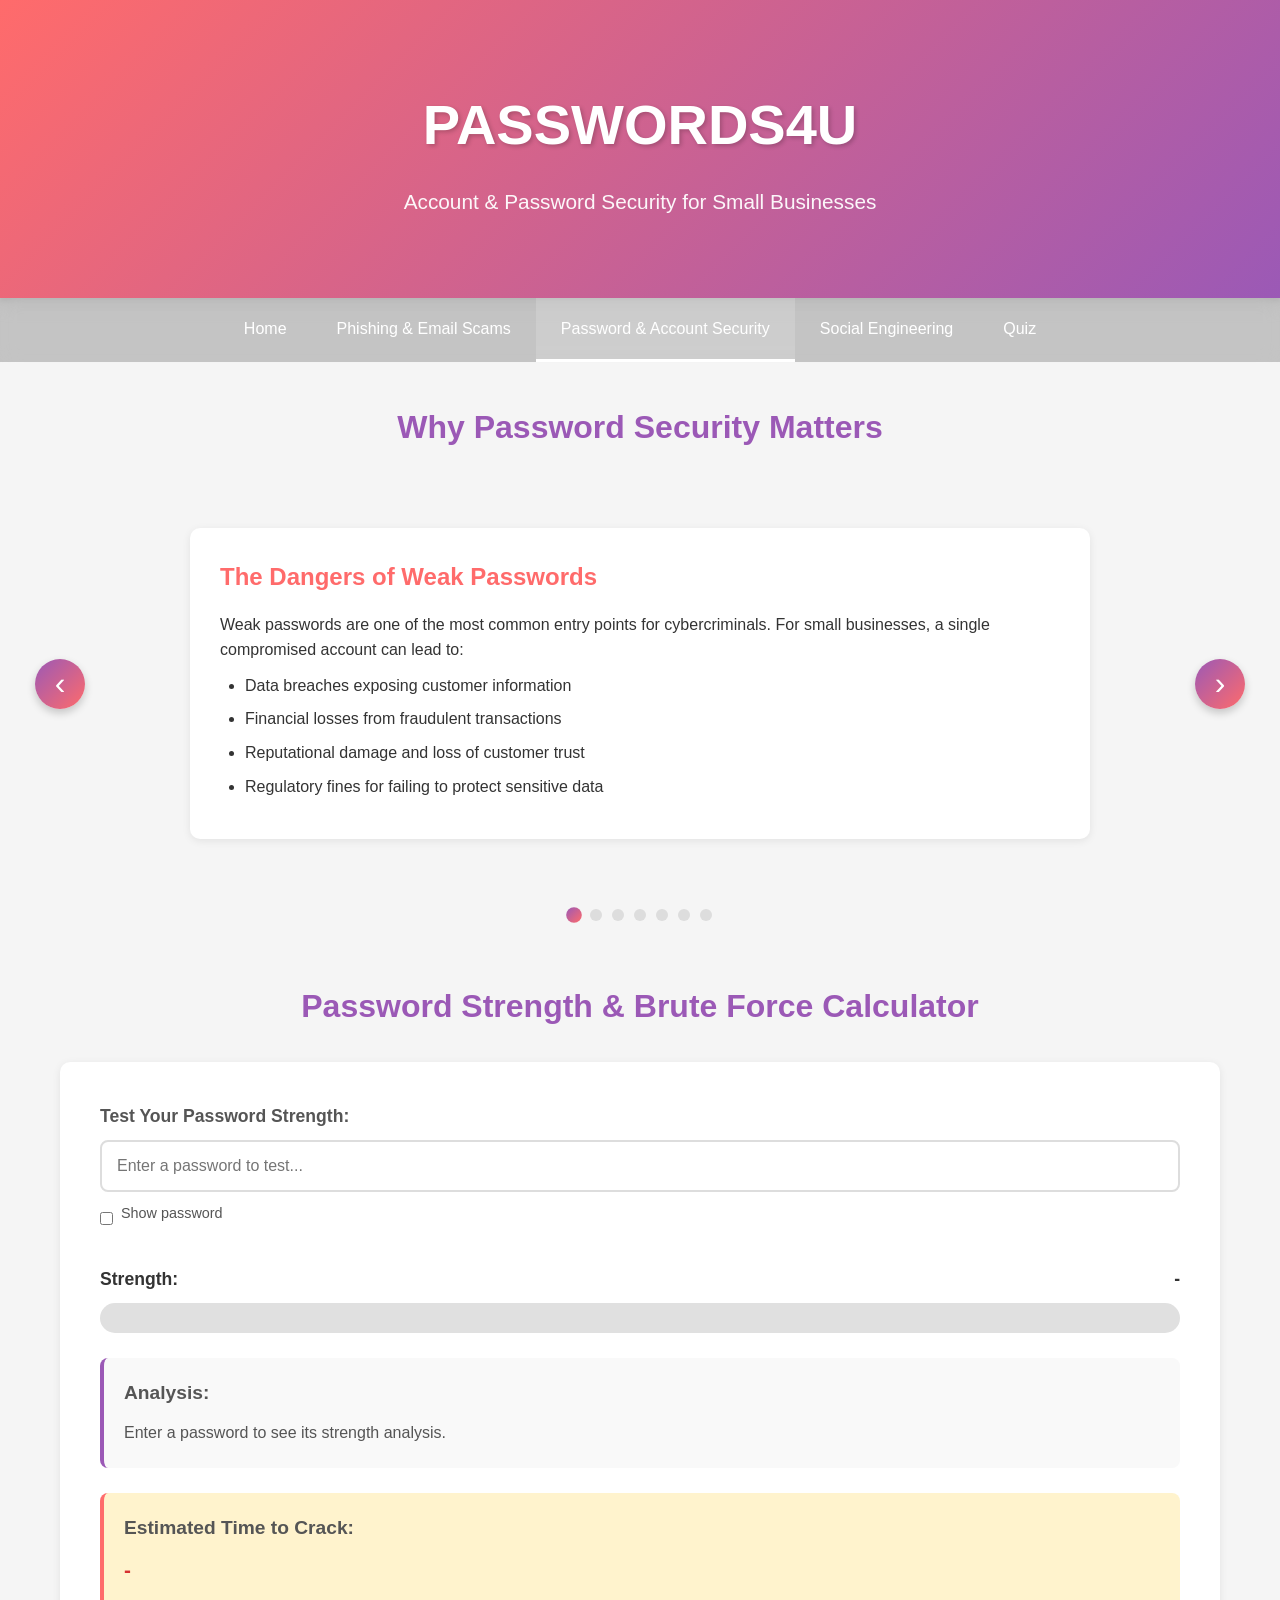
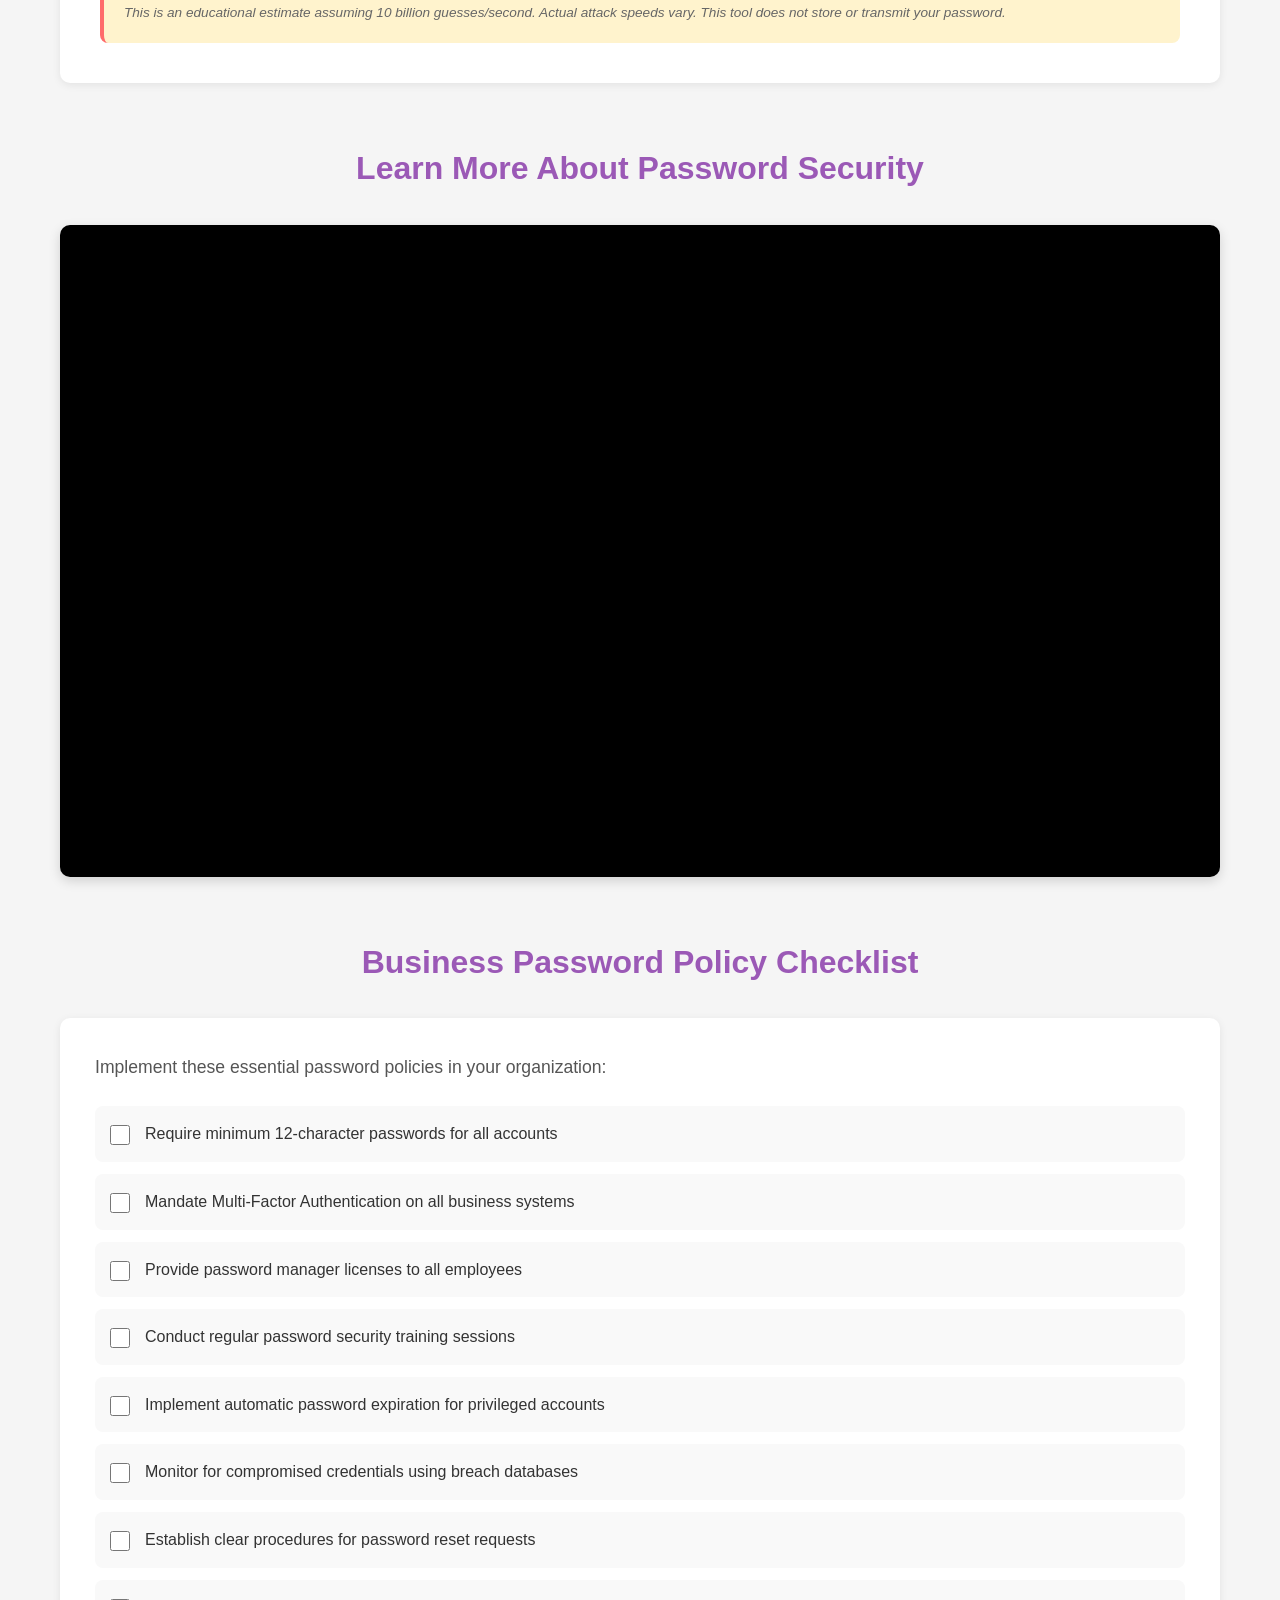
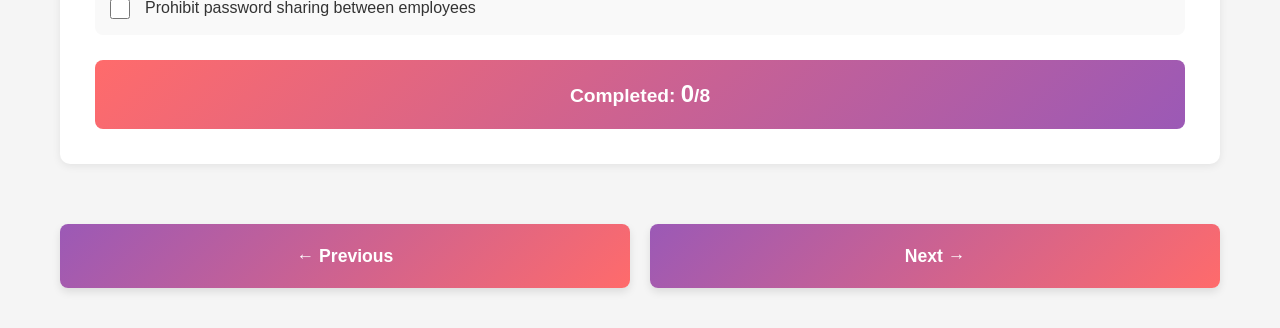
<file: main3.html>
<!DOCTYPE html>
<html lang="en">
<head>
    <meta charset="UTF-8">
    <meta name="viewport" content="width=device-width, initial-scale=1.0">
    <title> Account & Password Security</title>
    <link rel="stylesheet" href="styles3.css">
</head>
<body>
    <header class="hero">
        <div class="hero-content">
            <h1>PASSWORDS4U</h1>
            <p class="subtitle">Account & Password Security for Small Businesses</p>
        </div>
    </header>
  <nav class="main-navigation">
        <div class="nav-container">
            <a href="index.html" class="nav-link">Home</a>
            <a href="main2.html" class="nav-link">Phishing & Email Scams</a>
            <a href="main3.html" class="nav-link active">Password & Account Security</a>
            <a href="main4.html" class="nav-link">Social Engineering</a>
            <a href="main5.html" class="nav-link">Quiz</a>
        </div>
    </nav>
    <main class="container">
        <section class="learning-section">
            <h2>Why Password Security Matters</h2>
            
            <div class="carousel-container">
                <button class="carousel-btn prev" id="prevBtn">‹</button>
                
                <div class="content-card active">
                    <h3>The Dangers of Weak Passwords</h3>
                    <p>Weak passwords are one of the most common entry points for cybercriminals. For small businesses, a single compromised account can lead to:</p>
                    <ul>
                        <li>Data breaches exposing customer information</li>
                        <li>Financial losses from fraudulent transactions</li>
                        <li>Reputational damage and loss of customer trust</li>
                        <li>Regulatory fines for failing to protect sensitive data</li>
                    </ul>
                </div>

                <div class="content-card">
                    <h3>What Makes a Strong Password?</h3>
                    <p><strong>Length beats complexity.</strong> While using different character types helps, password length is the most critical factor:</p>
                    <ul>
                        <li><strong>Minimum 12 characters</strong> - Industry standard baseline</li>
                        <li><strong>16+ characters recommended</strong> - Significantly more secure</li>
                        <li><strong>Mix character types</strong> - Lowercase, uppercase, numbers, symbols</li>
                        <li><strong>Avoid common patterns</strong> - No "Password123" or "Admin2024"</li>
                        <li><strong>Use passphrases</strong> - Random words are easier to remember</li>
                    </ul>
                </div>

                <div class="content-card">
                    <h3>The Risks of Password Reuse</h3>
                    <p>Using the same password across multiple accounts creates a domino effect. If one service is breached:</p>
                    <ul>
                        <li>Attackers gain access to all your accounts using that password</li>
                        <li>Personal and business accounts become compromised simultaneously</li>
                        <li>Recovery becomes exponentially more difficult</li>
                    </ul>
                    <p><strong>Solution:</strong> Use unique passwords for every account, especially for business-critical systems.</p>
                </div>

                <div class="content-card">
                    <h3>Understanding Brute Force Attacks</h3>
                    <p>A brute force attack is when an attacker systematically tries every possible password combination until finding the correct one. Modern computers can test:</p>
                    <ul>
                        <li>Billions of password combinations per second</li>
                        <li>Short passwords (6-8 characters) in minutes or hours</li>
                        <li>Simple patterns instantly using dictionary attacks</li>
                    </ul>
                    <p>This is why length and complexity matter - they exponentially increase the time required to crack your password.</p>
                </div>

                <div class="content-card">
                    <h3>Credential Stuffing Explained</h3>
                    <p>Credential stuffing occurs when attackers use stolen username/password combinations from one breach to access accounts on other services. This works because:</p>
                    <ul>
                        <li>People reuse passwords across multiple sites</li>
                        <li>Databases of breached credentials are widely available on the dark web</li>
                        <li>Automated tools can test thousands of credentials per minute</li>
                    </ul>
                    <p><strong>Protection:</strong> Never reuse passwords and enable breach monitoring where available.</p>
                </div>

                <div class="content-card">
                    <h3>Multi-Factor Authentication (MFA)</h3>
                    <p>MFA adds an essential second layer of security beyond just passwords:</p>
                    <ul>
                        <li><strong>Something you know</strong> - Your password</li>
                        <li><strong>Something you have</strong> - Your phone, security key, or authentication app</li>
                        <li><strong>Something you are</strong> - Biometric data like fingerprints</li>
                    </ul>
                    <p>Even if your password is compromised, MFA prevents unauthorized access. Enable it on all business-critical accounts.</p>
                </div>

                <div class="content-card">
                    <h3>Password Managers: Your Security Ally</h3>
                    <p>Password managers solve the impossible challenge of remembering unique, strong passwords for every account:</p>
                    <ul>
                        <li>Generate cryptographically random passwords</li>
                        <li>Store passwords in encrypted vaults</li>
                        <li>Auto-fill credentials securely</li>
                        <li>Sync across devices</li>
                        <li>Alert you to weak or reused passwords</li>
                        <li>Notify you of breached credentials</li>
                    </ul>
                    <p><strong>Recommended:</strong> Use reputable password managers like Bitwarden, 1Password, or LastPass.</p>
                </div>
                
                <button class="carousel-btn next" id="nextBtn">›</button>
            </div>
            
            <div class="carousel-dots" id="carouselDots"></div>
        </section>

        <section class="interactive-section">
            <h2>Password Strength & Brute Force Calculator</h2>
            <div class="tool-card">
                <div class="password-input-container">
                    <label for="password-input">Test Your Password Strength:</label>
                    <input type="text" id="password-input" placeholder="Enter a password to test..." autocomplete="off">
                    <div class="toggle-visibility">
                        <input type="checkbox" id="show-password">
                        <label for="show-password">Show password</label>
                    </div>
                </div>

                <div class="strength-display">
                    <div class="strength-label">
                        <span>Strength:</span>
                        <span id="strength-text">-</span>
                    </div>
                    <div class="strength-meter">
                        <div id="strength-bar" class="strength-bar"></div>
                    </div>
                </div>

                <div id="feedback-section" class="feedback-section">
                    <h4>Analysis:</h4>
                    <p id="feedback-text">Enter a password to see its strength analysis.</p>
                </div>

                <div id="bruteforce-section" class="bruteforce-section">
                    <h4>Estimated Time to Crack:</h4>
                    <p class="crack-time" id="crack-time">-</p>
                    <p class="disclaimer">This is an educational estimate assuming 10 billion guesses/second. Actual attack speeds vary. This tool does not store or transmit your password.</p>
                </div>
            </div>
        </section>

        <section class="video-section">
            <h2>Learn More About Password Security</h2>
            <div class="video-container">
                <iframe src="https://www.youtube.com/embed/aEmF3Iylvr4" frameborder="0" allow="accelerometer; autoplay; clipboard-write; encrypted-media; gyroscope; picture-in-picture" allowfullscreen></iframe>
            </div>
        </section>

        <section class="surprise-feature">
            <h2>Business Password Policy Checklist</h2>
            <div class="checklist-card">
                <p class="checklist-intro">Implement these essential password policies in your organization:</p>
                <div class="checklist-items">
                    <div class="checklist-item">
                        <input type="checkbox" id="check1">
                        <label for="check1">Require minimum 12-character passwords for all accounts</label>
                    </div>
                    <div class="checklist-item">
                        <input type="checkbox" id="check2">
                        <label for="check2">Mandate Multi-Factor Authentication on all business systems</label>
                    </div>
                    <div class="checklist-item">
                        <input type="checkbox" id="check3">
                        <label for="check3">Provide password manager licenses to all employees</label>
                    </div>
                    <div class="checklist-item">
                        <input type="checkbox" id="check4">
                        <label for="check4">Conduct regular password security training sessions</label>
                    </div>
                    <div class="checklist-item">
                        <input type="checkbox" id="check5">
                        <label for="check5">Implement automatic password expiration for privileged accounts</label>
                    </div>
                    <div class="checklist-item">
                        <input type="checkbox" id="check6">
                        <label for="check6">Monitor for compromised credentials using breach databases</label>
                    </div>
                    <div class="checklist-item">
                        <input type="checkbox" id="check7">
                        <label for="check7">Establish clear procedures for password reset requests</label>
                    </div>
                    <div class="checklist-item">
                        <input type="checkbox" id="check8">
                        <label for="check8">Prohibit password sharing between employees</label>
                    </div>
                </div>
                <div class="checklist-progress">
                    <p>Completed: <span id="progress-count">0</span>/8</p>
                </div>
            </div>
        </section>

        <nav class="page-navigation">
            <a href="main2.html" class="nav-btn prev-btn">← Previous</a>
            <a href="main4.html" class="nav-btn next-btn">Next →</a>
        </nav>
    </main>

    <script src="script3.js"></script>
</body>

</html>
</file>
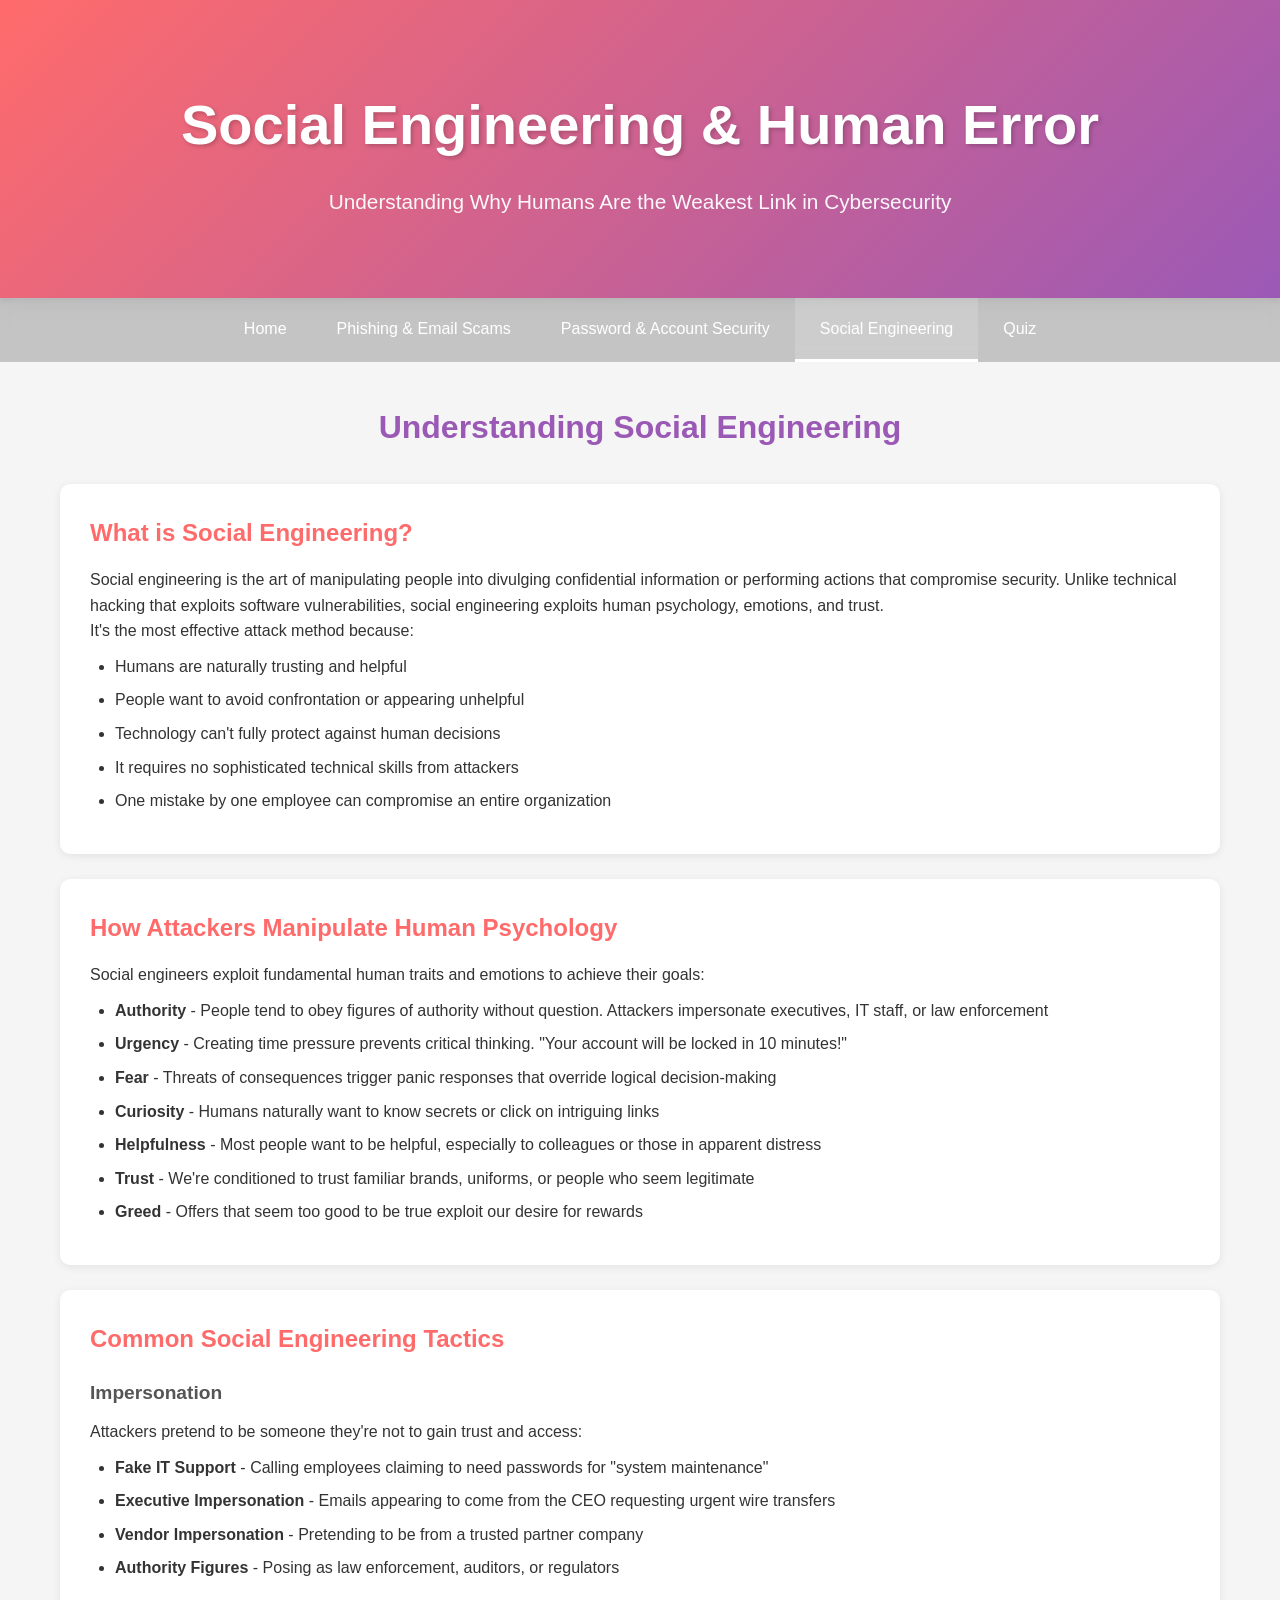
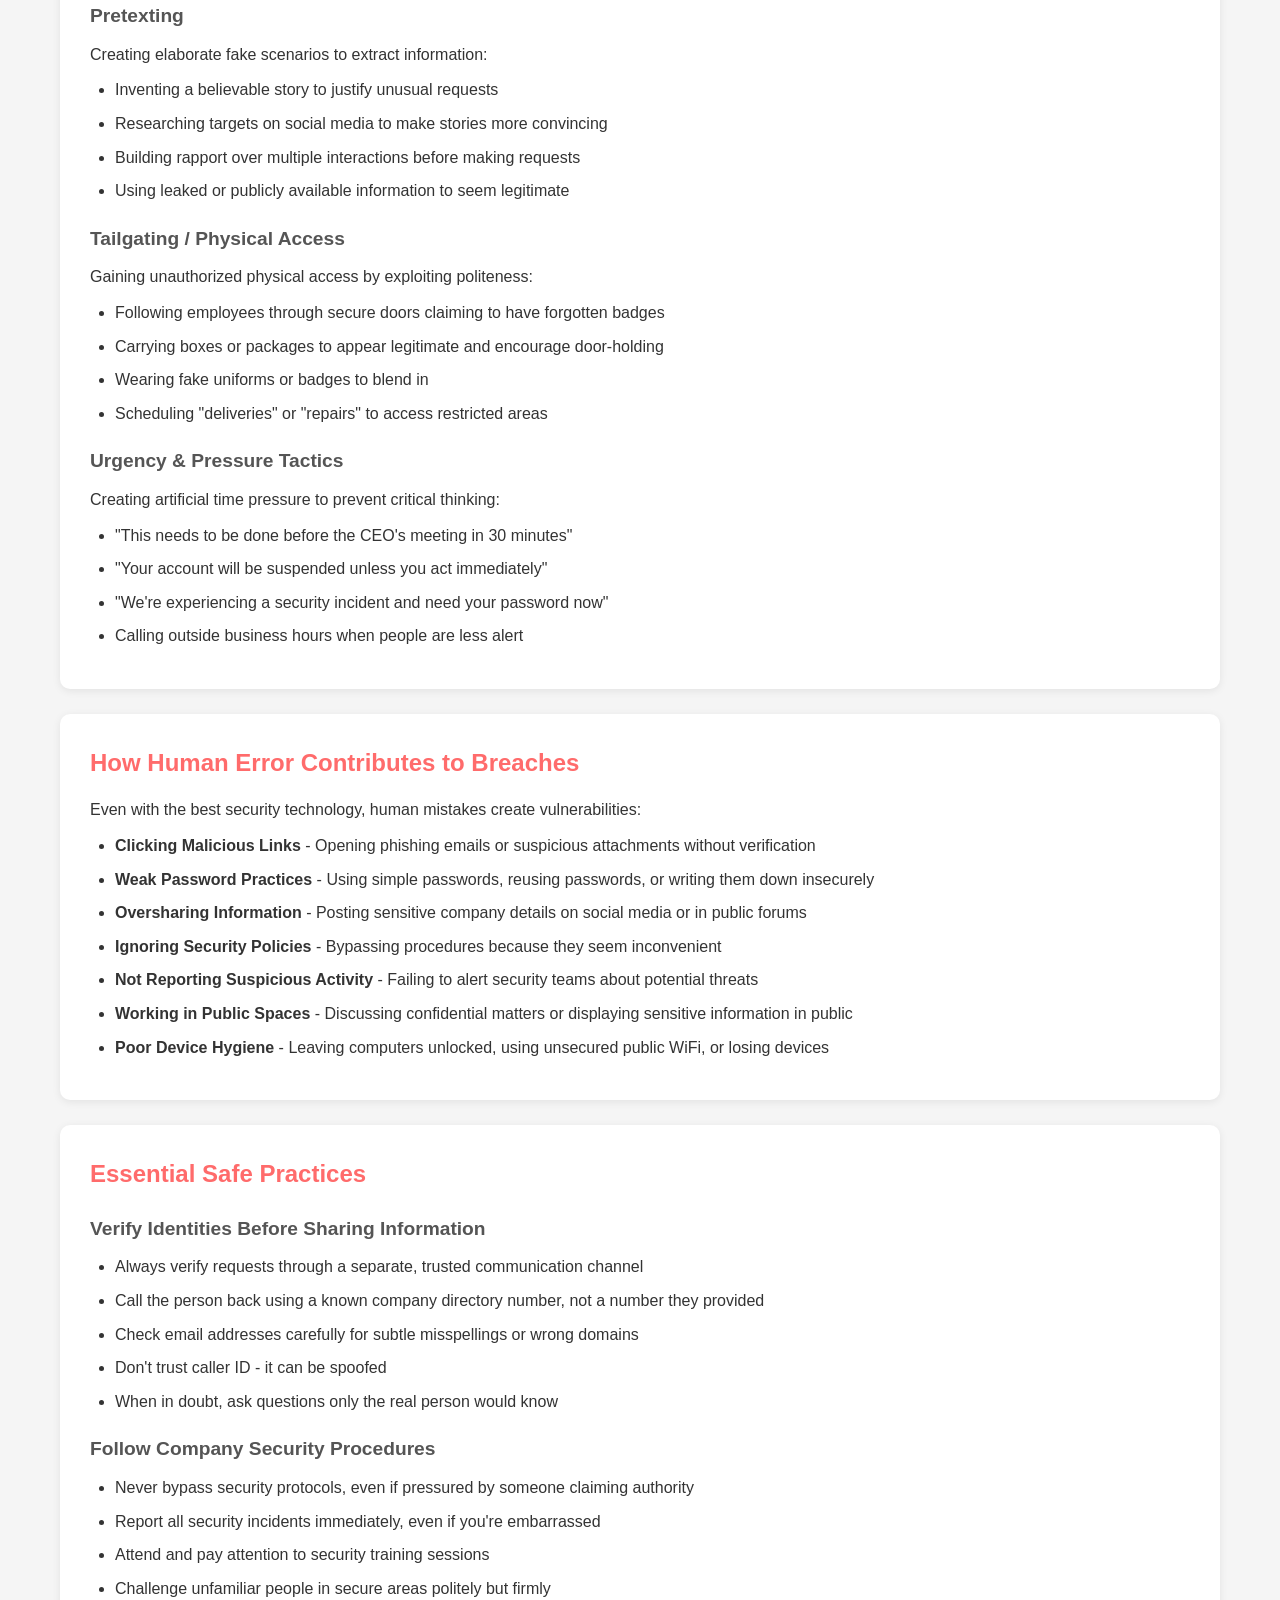
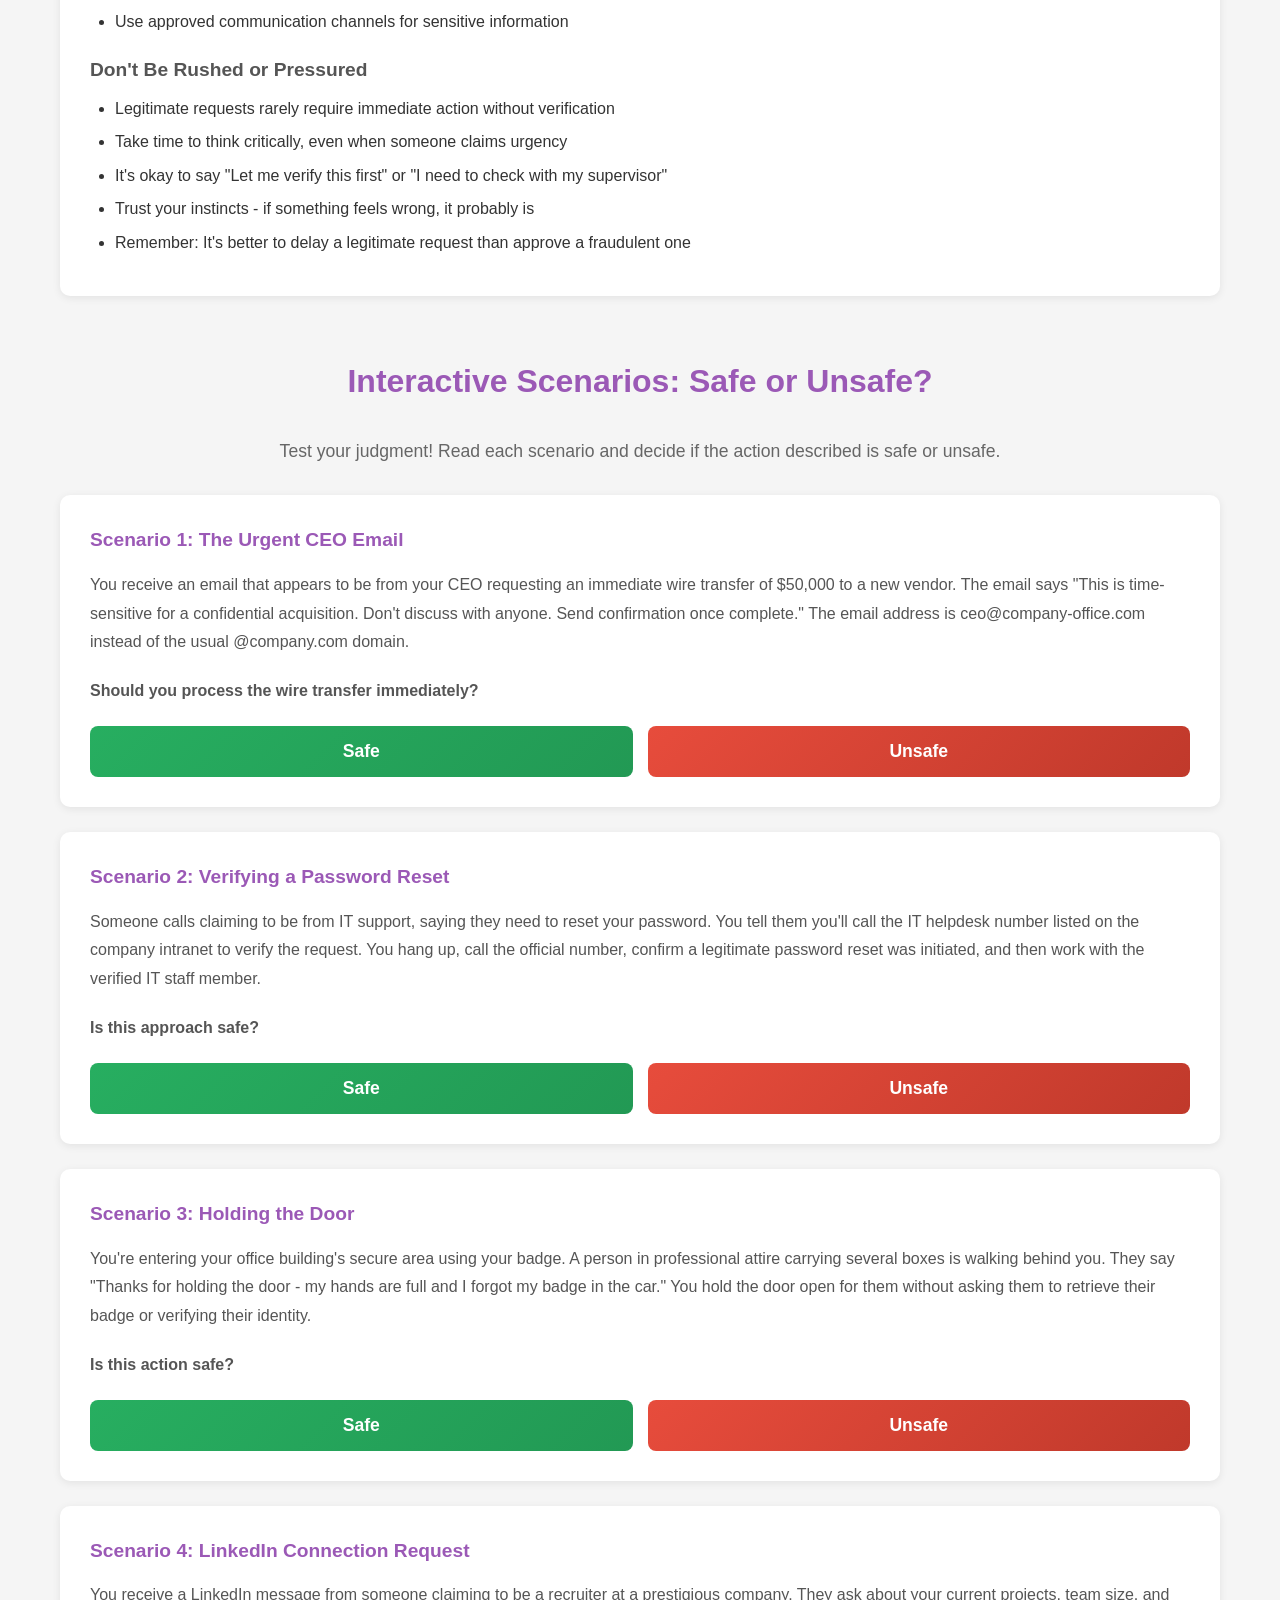
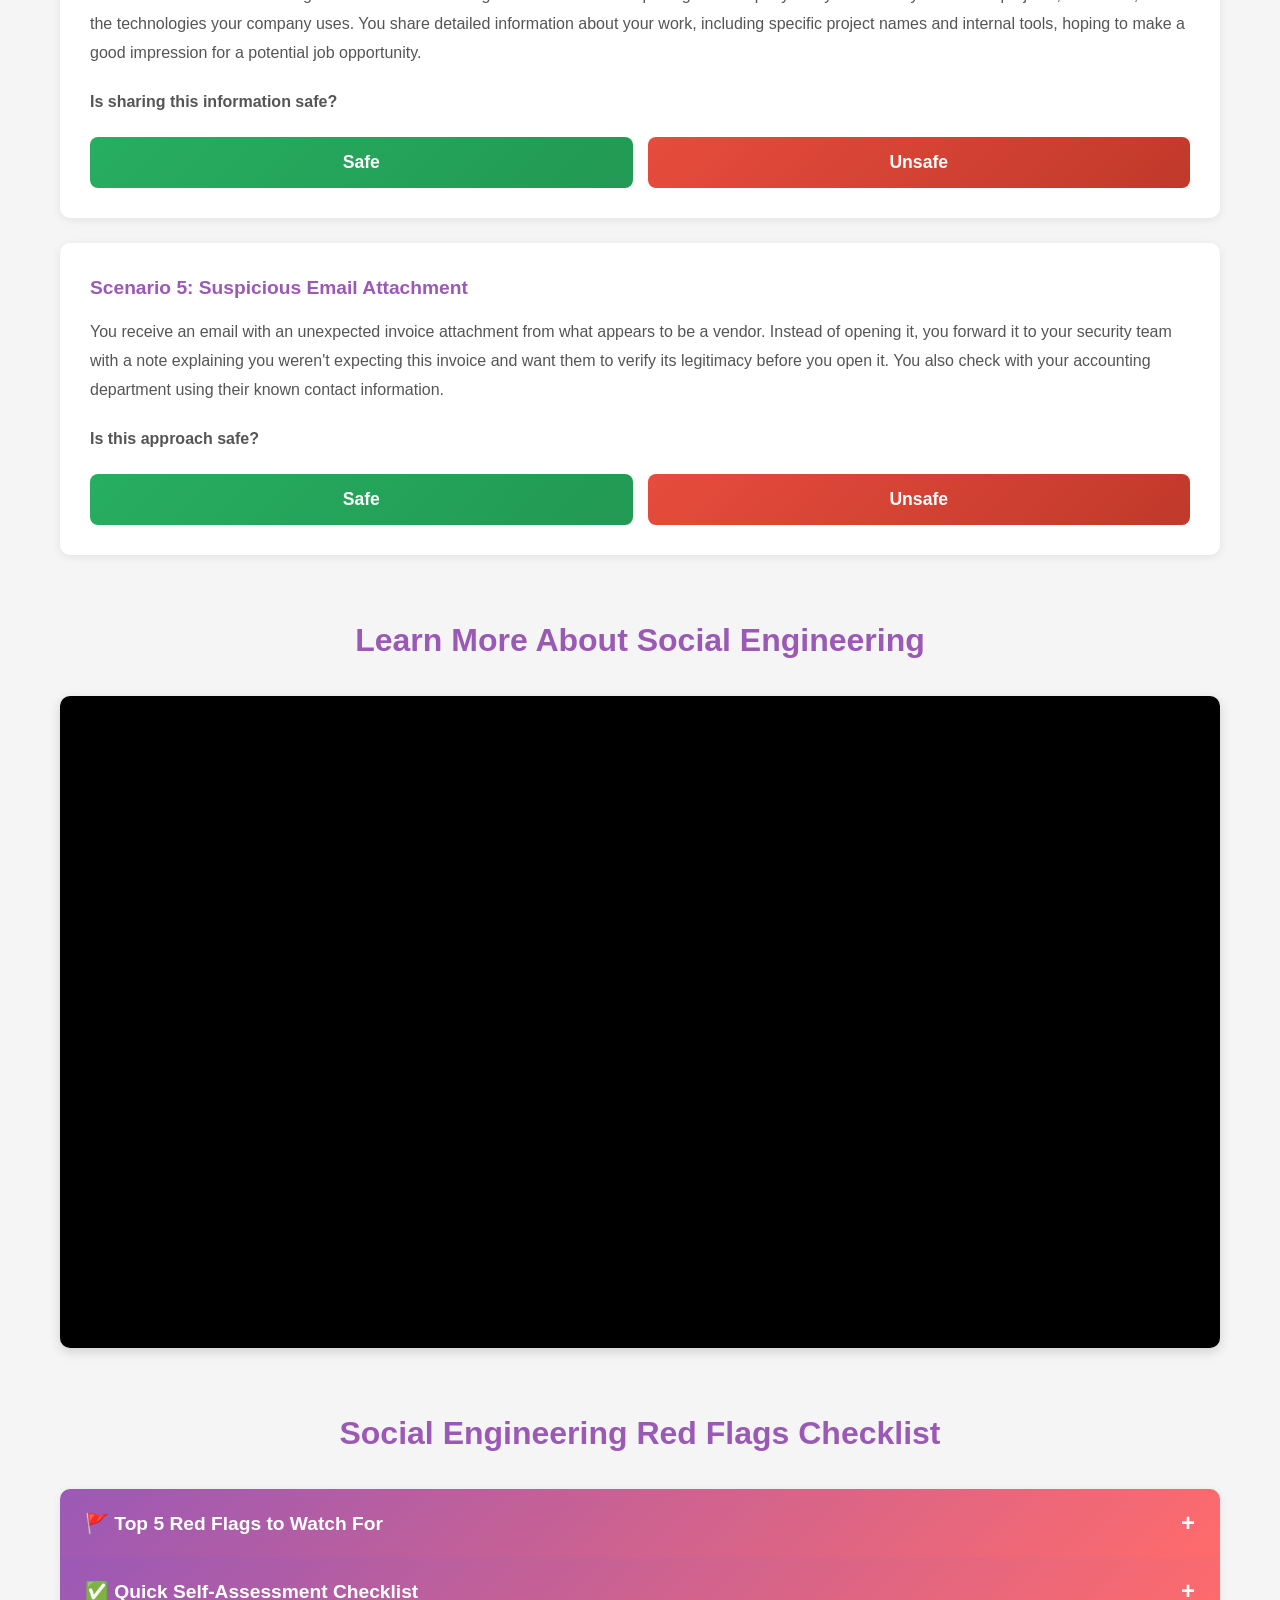
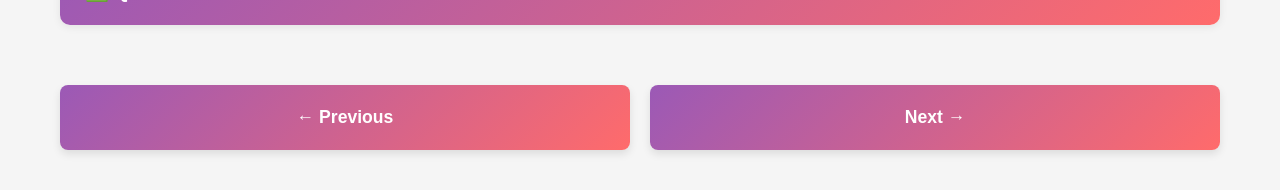
<file: main4.html>
<!DOCTYPE html>
<html lang="en">
<head>
    <meta charset="UTF-8">
    <meta name="viewport" content="width=device-width, initial-scale=1.0">
    <title>Social Engineering & Human Error</title>
    <link rel="stylesheet" href="styles4.css">
</head>
<body>
    <header class="hero">
        <div class="hero-content">
            <h1>Social Engineering & Human Error</h1>
            <p class="subtitle">Understanding Why Humans Are the Weakest Link in Cybersecurity</p>
        </div>
    </header>
  <nav class="main-navigation">
        <div class="nav-container">
            <a href="index.html" class="nav-link">Home</a>
            <a href="main2.html" class="nav-link">Phishing & Email Scams</a>
            <a href="main3.html" class="nav-link">Password & Account Security</a>
            <a href="main4.html" class="nav-link active">Social Engineering</a>
            <a href="main5.html" class="nav-link">Quiz</a>
        </div>
    </nav>
    <main class="container">
        <section class="learning-section">
            <h2>Understanding Social Engineering</h2>
            
            <div class="content-card">
                <h3>What is Social Engineering?</h3>
                <p>Social engineering is the art of manipulating people into divulging confidential information or performing actions that compromise security. Unlike technical hacking that exploits software vulnerabilities, social engineering exploits human psychology, emotions, and trust.</p>
                <p>It's the most effective attack method because:</p>
                <ul>
                    <li>Humans are naturally trusting and helpful</li>
                    <li>People want to avoid confrontation or appearing unhelpful</li>
                    <li>Technology can't fully protect against human decisions</li>
                    <li>It requires no sophisticated technical skills from attackers</li>
                    <li>One mistake by one employee can compromise an entire organization</li>
                </ul>
            </div>

            <div class="content-card">
                <h3>How Attackers Manipulate Human Psychology</h3>
                <p>Social engineers exploit fundamental human traits and emotions to achieve their goals:</p>
                <ul>
                    <li><strong>Authority</strong> - People tend to obey figures of authority without question. Attackers impersonate executives, IT staff, or law enforcement</li>
                    <li><strong>Urgency</strong> - Creating time pressure prevents critical thinking. "Your account will be locked in 10 minutes!"</li>
                    <li><strong>Fear</strong> - Threats of consequences trigger panic responses that override logical decision-making</li>
                    <li><strong>Curiosity</strong> - Humans naturally want to know secrets or click on intriguing links</li>
                    <li><strong>Helpfulness</strong> - Most people want to be helpful, especially to colleagues or those in apparent distress</li>
                    <li><strong>Trust</strong> - We're conditioned to trust familiar brands, uniforms, or people who seem legitimate</li>
                    <li><strong>Greed</strong> - Offers that seem too good to be true exploit our desire for rewards</li>
                </ul>
            </div>

            <div class="content-card">
                <h3>Common Social Engineering Tactics</h3>
                
                <h4>Impersonation</h4>
                <p>Attackers pretend to be someone they're not to gain trust and access:</p>
                <ul>
                    <li><strong>Fake IT Support</strong> - Calling employees claiming to need passwords for "system maintenance"</li>
                    <li><strong>Executive Impersonation</strong> - Emails appearing to come from the CEO requesting urgent wire transfers</li>
                    <li><strong>Vendor Impersonation</strong> - Pretending to be from a trusted partner company</li>
                    <li><strong>Authority Figures</strong> - Posing as law enforcement, auditors, or regulators</li>
                </ul>

                <h4>Pretexting</h4>
                <p>Creating elaborate fake scenarios to extract information:</p>
                <ul>
                    <li>Inventing a believable story to justify unusual requests</li>
                    <li>Researching targets on social media to make stories more convincing</li>
                    <li>Building rapport over multiple interactions before making requests</li>
                    <li>Using leaked or publicly available information to seem legitimate</li>
                </ul>

                <h4>Tailgating / Physical Access</h4>
                <p>Gaining unauthorized physical access by exploiting politeness:</p>
                <ul>
                    <li>Following employees through secure doors claiming to have forgotten badges</li>
                    <li>Carrying boxes or packages to appear legitimate and encourage door-holding</li>
                    <li>Wearing fake uniforms or badges to blend in</li>
                    <li>Scheduling "deliveries" or "repairs" to access restricted areas</li>
                </ul>

                <h4>Urgency & Pressure Tactics</h4>
                <p>Creating artificial time pressure to prevent critical thinking:</p>
                <ul>
                    <li>"This needs to be done before the CEO's meeting in 30 minutes"</li>
                    <li>"Your account will be suspended unless you act immediately"</li>
                    <li>"We're experiencing a security incident and need your password now"</li>
                    <li>Calling outside business hours when people are less alert</li>
                </ul>
            </div>

            <div class="content-card">
                <h3>How Human Error Contributes to Breaches</h3>
                <p>Even with the best security technology, human mistakes create vulnerabilities:</p>
                <ul>
                    <li><strong>Clicking Malicious Links</strong> - Opening phishing emails or suspicious attachments without verification</li>
                    <li><strong>Weak Password Practices</strong> - Using simple passwords, reusing passwords, or writing them down insecurely</li>
                    <li><strong>Oversharing Information</strong> - Posting sensitive company details on social media or in public forums</li>
                    <li><strong>Ignoring Security Policies</strong> - Bypassing procedures because they seem inconvenient</li>
                    <li><strong>Not Reporting Suspicious Activity</strong> - Failing to alert security teams about potential threats</li>
                    <li><strong>Working in Public Spaces</strong> - Discussing confidential matters or displaying sensitive information in public</li>
                    <li><strong>Poor Device Hygiene</strong> - Leaving computers unlocked, using unsecured public WiFi, or losing devices</li>
                </ul>
            </div>

            <div class="content-card">
                <h3>Essential Safe Practices</h3>
                
                <h4>Verify Identities Before Sharing Information</h4>
                <ul>
                    <li>Always verify requests through a separate, trusted communication channel</li>
                    <li>Call the person back using a known company directory number, not a number they provided</li>
                    <li>Check email addresses carefully for subtle misspellings or wrong domains</li>
                    <li>Don't trust caller ID - it can be spoofed</li>
                    <li>When in doubt, ask questions only the real person would know</li>
                </ul>

                <h4>Follow Company Security Procedures</h4>
                <ul>
                    <li>Never bypass security protocols, even if pressured by someone claiming authority</li>
                    <li>Report all security incidents immediately, even if you're embarrassed</li>
                    <li>Attend and pay attention to security training sessions</li>
                    <li>Challenge unfamiliar people in secure areas politely but firmly</li>
                    <li>Use approved communication channels for sensitive information</li>
                </ul>

                <h4>Don't Be Rushed or Pressured</h4>
                <ul>
                    <li>Legitimate requests rarely require immediate action without verification</li>
                    <li>Take time to think critically, even when someone claims urgency</li>
                    <li>It's okay to say "Let me verify this first" or "I need to check with my supervisor"</li>
                    <li>Trust your instincts - if something feels wrong, it probably is</li>
                    <li>Remember: It's better to delay a legitimate request than approve a fraudulent one</li>
                </ul>
            </div>
        </section>

        <section class="scenario-section">
            <h2>Interactive Scenarios: Safe or Unsafe?</h2>
            <p class="section-intro">Test your judgment! Read each scenario and decide if the action described is safe or unsafe.</p>
            
            <div class="scenario-container">
                <div class="scenario-card" data-answer="unsafe">
                    <div class="scenario-content">
                        <h4>Scenario 1: The Urgent CEO Email</h4>
                        <p>You receive an email that appears to be from your CEO requesting an immediate wire transfer of $50,000 to a new vendor. The email says "This is time-sensitive for a confidential acquisition. Don't discuss with anyone. Send confirmation once complete." The email address is ceo@company-office.com instead of the usual @company.com domain.</p>
                        <p class="scenario-question">Should you process the wire transfer immediately?</p>
                    </div>
                    <div class="scenario-buttons">
                        <button class="answer-btn safe-btn" data-choice="safe">Safe</button>
                        <button class="answer-btn unsafe-btn" data-choice="unsafe">Unsafe</button>
                    </div>
                    <div class="scenario-feedback"></div>
                </div>

                <div class="scenario-card" data-answer="safe">
                    <div class="scenario-content">
                        <h4>Scenario 2: Verifying a Password Reset</h4>
                        <p>Someone calls claiming to be from IT support, saying they need to reset your password. You tell them you'll call the IT helpdesk number listed on the company intranet to verify the request. You hang up, call the official number, confirm a legitimate password reset was initiated, and then work with the verified IT staff member.</p>
                        <p class="scenario-question">Is this approach safe?</p>
                    </div>
                    <div class="scenario-buttons">
                        <button class="answer-btn safe-btn" data-choice="safe">Safe</button>
                        <button class="answer-btn unsafe-btn" data-choice="unsafe">Unsafe</button>
                    </div>
                    <div class="scenario-feedback"></div>
                </div>

                <div class="scenario-card" data-answer="unsafe">
                    <div class="scenario-content">
                        <h4>Scenario 3: Holding the Door</h4>
                        <p>You're entering your office building's secure area using your badge. A person in professional attire carrying several boxes is walking behind you. They say "Thanks for holding the door - my hands are full and I forgot my badge in the car." You hold the door open for them without asking them to retrieve their badge or verifying their identity.</p>
                        <p class="scenario-question">Is this action safe?</p>
                    </div>
                    <div class="scenario-buttons">
                        <button class="answer-btn safe-btn" data-choice="safe">Safe</button>
                        <button class="answer-btn unsafe-btn" data-choice="unsafe">Unsafe</button>
                    </div>
                    <div class="scenario-feedback"></div>
                </div>

                <div class="scenario-card" data-answer="unsafe">
                    <div class="scenario-content">
                        <h4>Scenario 4: LinkedIn Connection Request</h4>
                        <p>You receive a LinkedIn message from someone claiming to be a recruiter at a prestigious company. They ask about your current projects, team size, and the technologies your company uses. You share detailed information about your work, including specific project names and internal tools, hoping to make a good impression for a potential job opportunity.</p>
                        <p class="scenario-question">Is sharing this information safe?</p>
                    </div>
                    <div class="scenario-buttons">
                        <button class="answer-btn safe-btn" data-choice="safe">Safe</button>
                        <button class="answer-btn unsafe-btn" data-choice="unsafe">Unsafe</button>
                    </div>
                    <div class="scenario-feedback"></div>
                </div>

                <div class="scenario-card" data-answer="safe">
                    <div class="scenario-content">
                        <h4>Scenario 5: Suspicious Email Attachment</h4>
                        <p>You receive an email with an unexpected invoice attachment from what appears to be a vendor. Instead of opening it, you forward it to your security team with a note explaining you weren't expecting this invoice and want them to verify its legitimacy before you open it. You also check with your accounting department using their known contact information.</p>
                        <p class="scenario-question">Is this approach safe?</p>
                    </div>
                    <div class="scenario-buttons">
                        <button class="answer-btn safe-btn" data-choice="safe">Safe</button>
                        <button class="answer-btn unsafe-btn" data-choice="unsafe">Unsafe</button>
                    </div>
                    <div class="scenario-feedback"></div>
                </div>
            </div>

            <div id="scenario-results" class="scenario-results"></div>
        </section>

        <section class="video-section">
            <h2>Learn More About Social Engineering</h2>
            <div class="video-container">
                <iframe src="https://www.youtube.com/embed/lc7scxvKQOo" frameborder="0" allow="accelerometer; autoplay; clipboard-write; encrypted-media; gyroscope; picture-in-picture" allowfullscreen></iframe>
            </div>
        </section>

        <section class="surprise-feature">
            <h2>Social Engineering Red Flags Checklist</h2>
            <div class="redflags-container">
                <button class="accordion-btn">🚩 Top 5 Red Flags to Watch For <span class="accordion-icon">+</span></button>
                <div class="accordion-content">
                    <div class="redflag-grid">
                        <div class="redflag-item">
                            <div class="redflag-number">1</div>
                            <div class="redflag-text">
                                <h4>Urgency Without Verification</h4>
                                <p>Any request demanding immediate action without allowing time for verification is suspicious. Legitimate urgent requests can wait for proper authentication.</p>
                            </div>
                        </div>
                        <div class="redflag-item">
                            <div class="redflag-number">2</div>
                            <div class="redflag-text">
                                <h4>Requests for Credentials or Sensitive Data</h4>
                                <p>No legitimate organization will ask for passwords, PINs, or sensitive information via email, phone, or messaging apps. Ever.</p>
                            </div>
                        </div>
                        <div class="redflag-item">
                            <div class="redflag-number">3</div>
                            <div class="redflag-text">
                                <h4>Authority Figures Bypassing Normal Procedures</h4>
                                <p>Real executives and managers follow established security protocols. Anyone asking you to bypass procedures is suspicious, regardless of their claimed position.</p>
                            </div>
                        </div>
                        <div class="redflag-item">
                            <div class="redflag-number">4</div>
                            <div class="redflag-text">
                                <h4>Emotional Manipulation</h4>
                                <p>Tactics using fear ("You'll be fired!"), greed ("You've won!"), or sympathy ("I desperately need help!") are designed to override rational thinking.</p>
                            </div>
                        </div>
                        <div class="redflag-item">
                            <div class="redflag-number">5</div>
                            <div class="redflag-text">
                                <h4>Discouragement of Verification</h4>
                                <p>Attackers don't want you to verify their identity. Phrases like "Don't tell anyone" or "Don't call the main number" are major warning signs.</p>
                            </div>
                        </div>
                    </div>
                </div>

                <button class="accordion-btn">✅ Quick Self-Assessment Checklist <span class="accordion-icon">+</span></button>
                <div class="accordion-content">
                    <div class="assessment-checklist">
                        <p class="assessment-intro">Before responding to any request for information or action, ask yourself:</p>
                        <div class="checklist-item">
                            <input type="checkbox" id="assess1">
                            <label for="assess1">Do I personally know this person, and can I verify their identity?</label>
                        </div>
                        <div class="checklist-item">
                            <input type="checkbox" id="assess2">
                            <label for="assess2">Is this request consistent with normal business procedures?</label>
                        </div>
                        <div class="checklist-item">
                            <input type="checkbox" id="assess3">
                            <label for="assess3">Am I being pressured to act quickly without time to think?</label>
                        </div>
                        <div class="checklist-item">
                            <input type="checkbox" id="assess4">
                            <label for="assess4">Does something about this request feel unusual or wrong?</label>
                        </div>
                        <div class="checklist-item">
                            <input type="checkbox" id="assess5">
                            <label for="assess5">Am I being asked to keep this request secret or bypass security?</label>
                        </div>
                        <div class="checklist-item">
                            <input type="checkbox" id="assess6">
                            <label for="assess6">Can I verify this request through a separate, trusted communication channel?</label>
                        </div>
                        <p class="assessment-note"><strong>If you answered "yes" to questions 3, 4, or 5, or "no" to questions 1, 2, or 6 - STOP and verify before proceeding!</strong></p>
                    </div>
                </div>
            </div>
        </section>

        <nav class="page-navigation">
            <a href="main3.html" class="nav-btn prev-btn">← Previous</a>
            <a href="main5.html" class="nav-btn next-btn">Next →</a>
        </nav>
    </main>

    <script src="script4.js"></script>
</body>

</html>
</file>
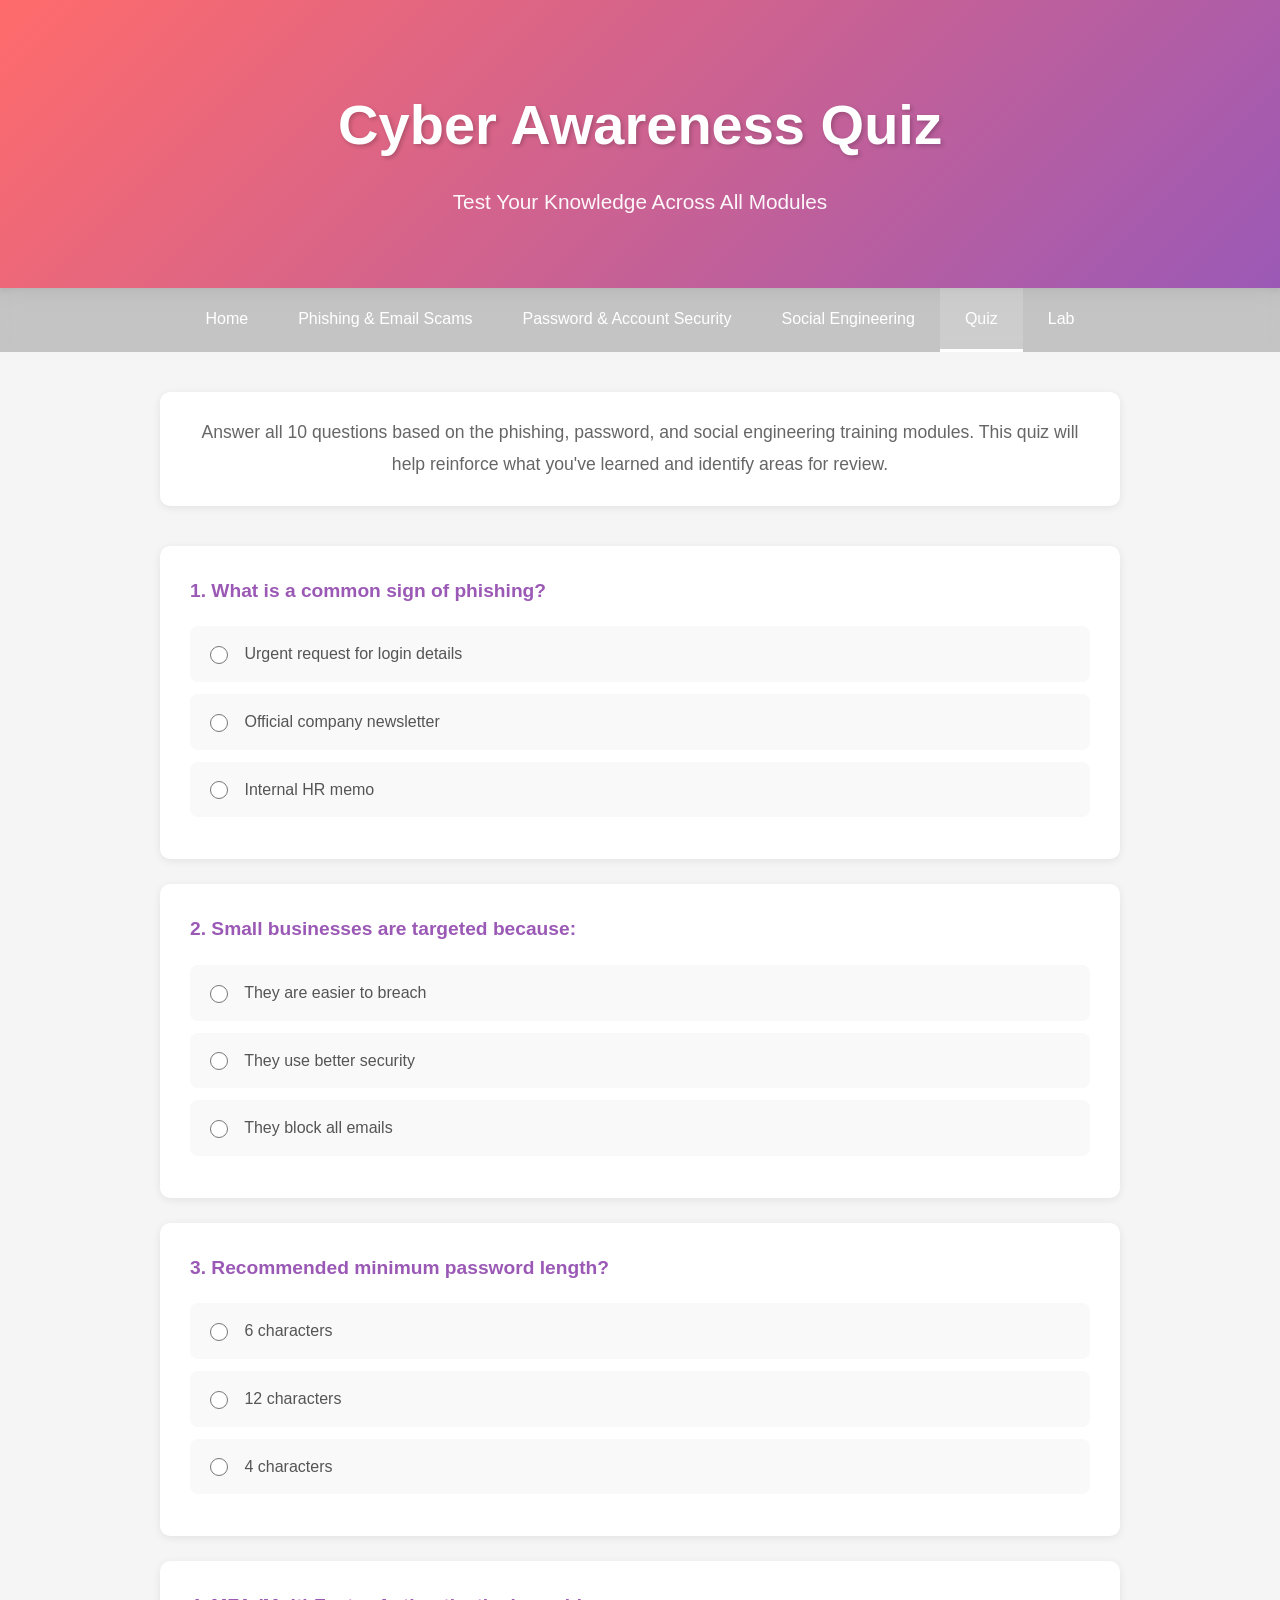
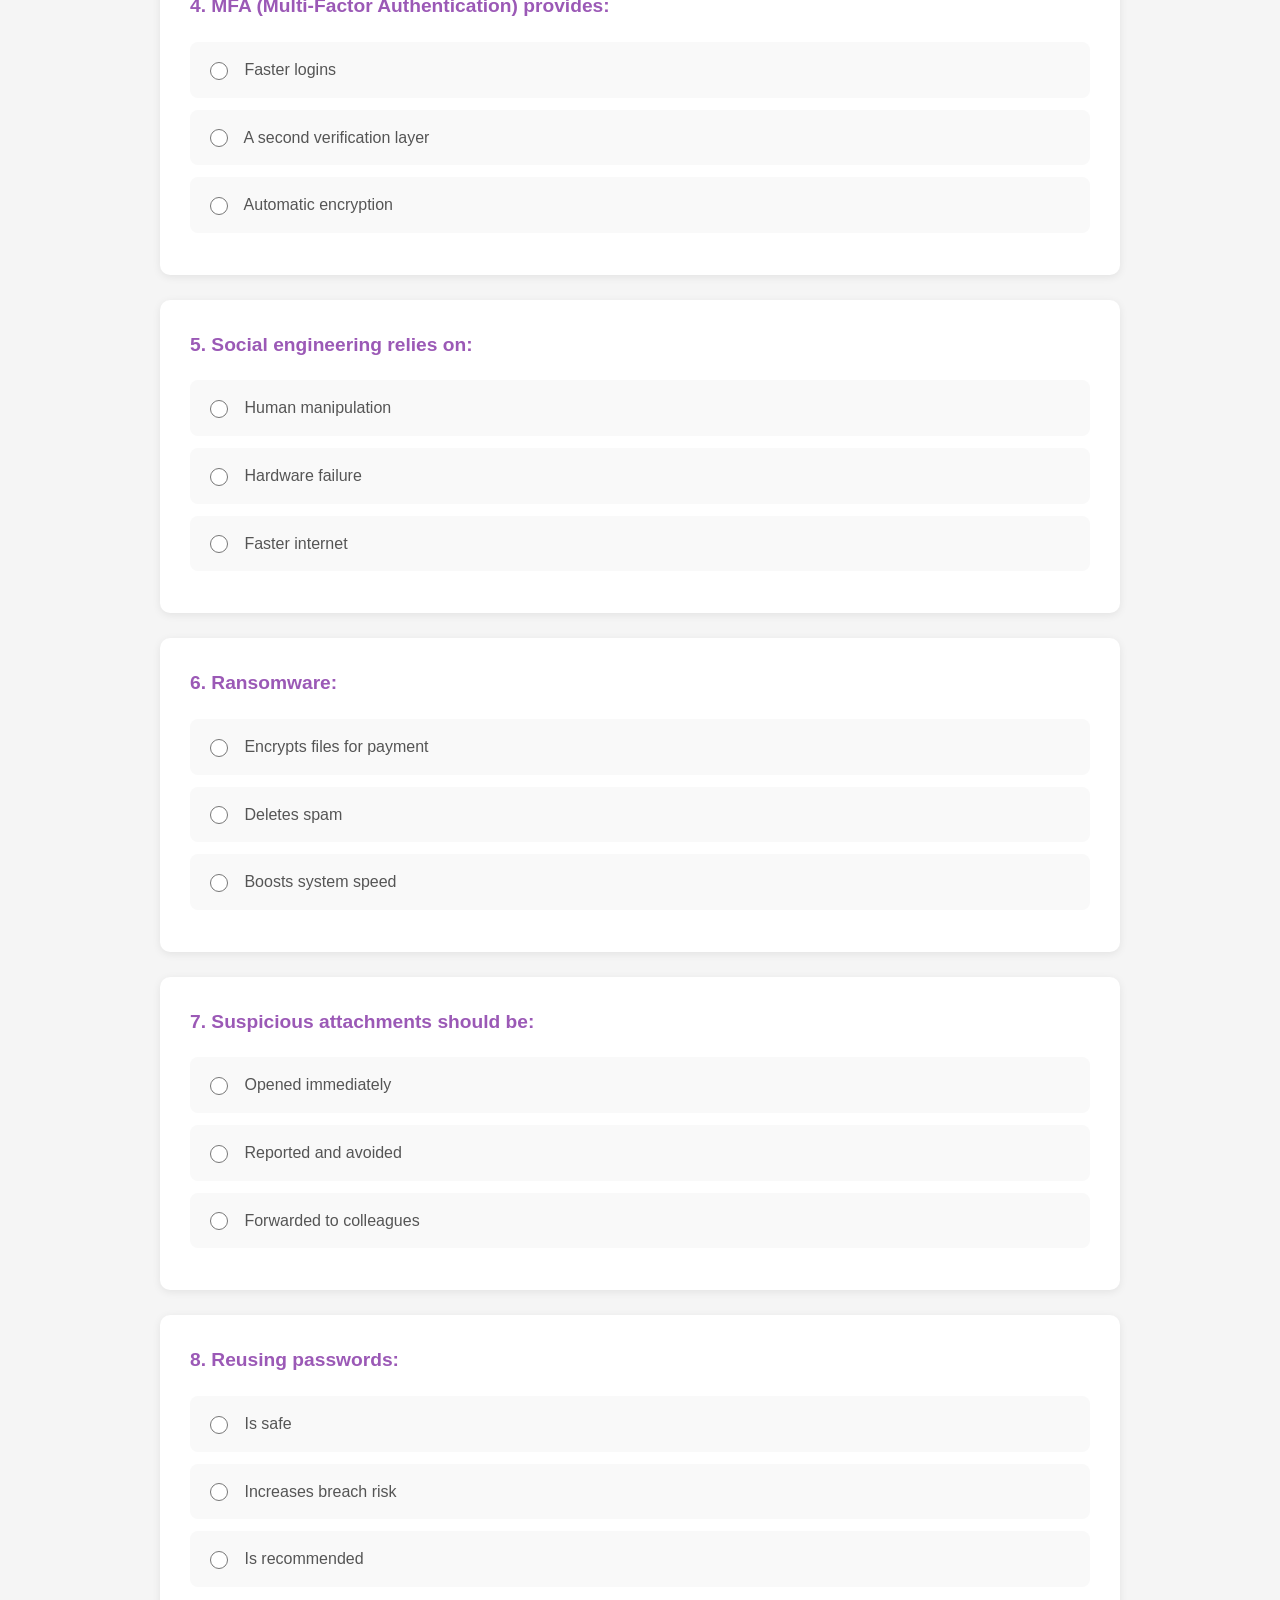
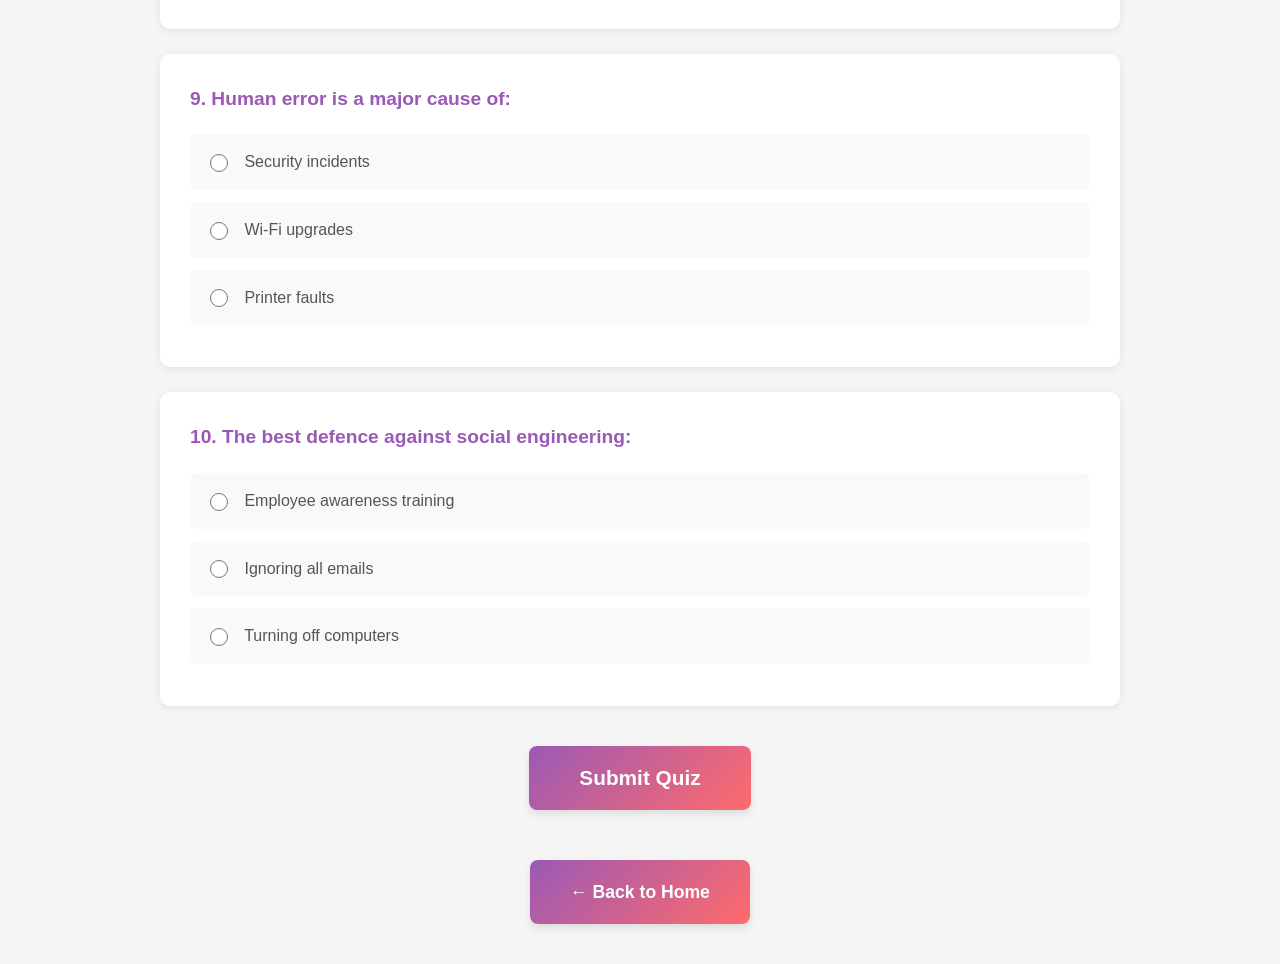
<file: main5.html>
<!DOCTYPE html>
<html lang="en">
<head>
    <meta charset="UTF-8">
    <meta name="viewport" content="width=device-width, initial-scale=1.0">
    <title>Cyber Awareness Quiz</title>
    <link rel="stylesheet" href="styles5.css">
</head>
<body>
    <header class="hero">
        <div class="hero-content">
            <h1>Cyber Awareness Quiz</h1>
            <p class="subtitle">Test Your Knowledge Across All Modules</p>
        </div>
    </header>

    <nav class="main-navigation">
        <div class="nav-container">
            <a href="index.html" class="nav-link">Home</a>
            <a href="main2.html" class="nav-link">Phishing & Email Scams</a>
            <a href="main3.html" class="nav-link">Password & Account Security</a>
            <a href="main4.html" class="nav-link">Social Engineering</a>
            <a href="main5.html" class="nav-link active">Quiz</a>
            <a href="main6.html" class="nav-link">Lab</a>
        </div>
    </nav>

    <main class="container">
        <p class="quiz-intro">
            Answer all 10 questions based on the phishing, password, and social engineering training modules. 
            This quiz will help reinforce what you've learned and identify areas for review.
        </p>

        <form id="quizForm">
            <div class="content-card">
                <h4>1. What is a common sign of phishing?</h4>
                <label class="radio-label"><input type="radio" name="q1" value="a"> Urgent request for login details</label>
                <label class="radio-label"><input type="radio" name="q1" value="b"> Official company newsletter</label>
                <label class="radio-label"><input type="radio" name="q1" value="c"> Internal HR memo</label>
            </div>

            <div class="content-card">
                <h4>2. Small businesses are targeted because:</h4>
                <label class="radio-label"><input type="radio" name="q2" value="a"> They are easier to breach</label>
                <label class="radio-label"><input type="radio" name="q2" value="b"> They use better security</label>
                <label class="radio-label"><input type="radio" name="q2" value="c"> They block all emails</label>
            </div>

            <div class="content-card">
                <h4>3. Recommended minimum password length?</h4>
                <label class="radio-label"><input type="radio" name="q3" value="a"> 6 characters</label>
                <label class="radio-label"><input type="radio" name="q3" value="b"> 12 characters</label>
                <label class="radio-label"><input type="radio" name="q3" value="c"> 4 characters</label>
            </div>

            <div class="content-card">
                <h4>4. MFA (Multi-Factor Authentication) provides:</h4>
                <label class="radio-label"><input type="radio" name="q4" value="a"> Faster logins</label>
                <label class="radio-label"><input type="radio" name="q4" value="b"> A second verification layer</label>
                <label class="radio-label"><input type="radio" name="q4" value="c"> Automatic encryption</label>
            </div>

            <div class="content-card">
                <h4>5. Social engineering relies on:</h4>
                <label class="radio-label"><input type="radio" name="q5" value="a"> Human manipulation</label>
                <label class="radio-label"><input type="radio" name="q5" value="b"> Hardware failure</label>
                <label class="radio-label"><input type="radio" name="q5" value="c"> Faster internet</label>
            </div>

            <div class="content-card">
                <h4>6. Ransomware:</h4>
                <label class="radio-label"><input type="radio" name="q6" value="a"> Encrypts files for payment</label>
                <label class="radio-label"><input type="radio" name="q6" value="b"> Deletes spam</label>
                <label class="radio-label"><input type="radio" name="q6" value="c"> Boosts system speed</label>
            </div>

            <div class="content-card">
                <h4>7. Suspicious attachments should be:</h4>
                <label class="radio-label"><input type="radio" name="q7" value="a"> Opened immediately</label>
                <label class="radio-label"><input type="radio" name="q7" value="b"> Reported and avoided</label>
                <label class="radio-label"><input type="radio" name="q7" value="c"> Forwarded to colleagues</label>
            </div>

            <div class="content-card">
                <h4>8. Reusing passwords:</h4>
                <label class="radio-label"><input type="radio" name="q8" value="a"> Is safe</label>
                <label class="radio-label"><input type="radio" name="q8" value="b"> Increases breach risk</label>
                <label class="radio-label"><input type="radio" name="q8" value="c"> Is recommended</label>
            </div>

            <div class="content-card">
                <h4>9. Human error is a major cause of:</h4>
                <label class="radio-label"><input type="radio" name="q9" value="a"> Security incidents</label>
                <label class="radio-label"><input type="radio" name="q9" value="b"> Wi-Fi upgrades</label>
                <label class="radio-label"><input type="radio" name="q9" value="c"> Printer faults</label>
            </div>

            <div class="content-card">
                <h4>10. The best defence against social engineering:</h4>
                <label class="radio-label"><input type="radio" name="q10" value="a"> Employee awareness training</label>
                <label class="radio-label"><input type="radio" name="q10" value="b"> Ignoring all emails</label>
                <label class="radio-label"><input type="radio" name="q10" value="c"> Turning off computers</label>
            </div>

            <button type="button" class="submit-btn" id="submitQuiz">Submit Quiz</button>
        </form>

        <div id="results" class="quiz-results"></div>

        <div class="back-home">
            <a href="index.html" class="home-btn">← Back to Home</a>
        </div>
    </main>

    <script src="script5.js"></script>
</body>
</html>
</file>
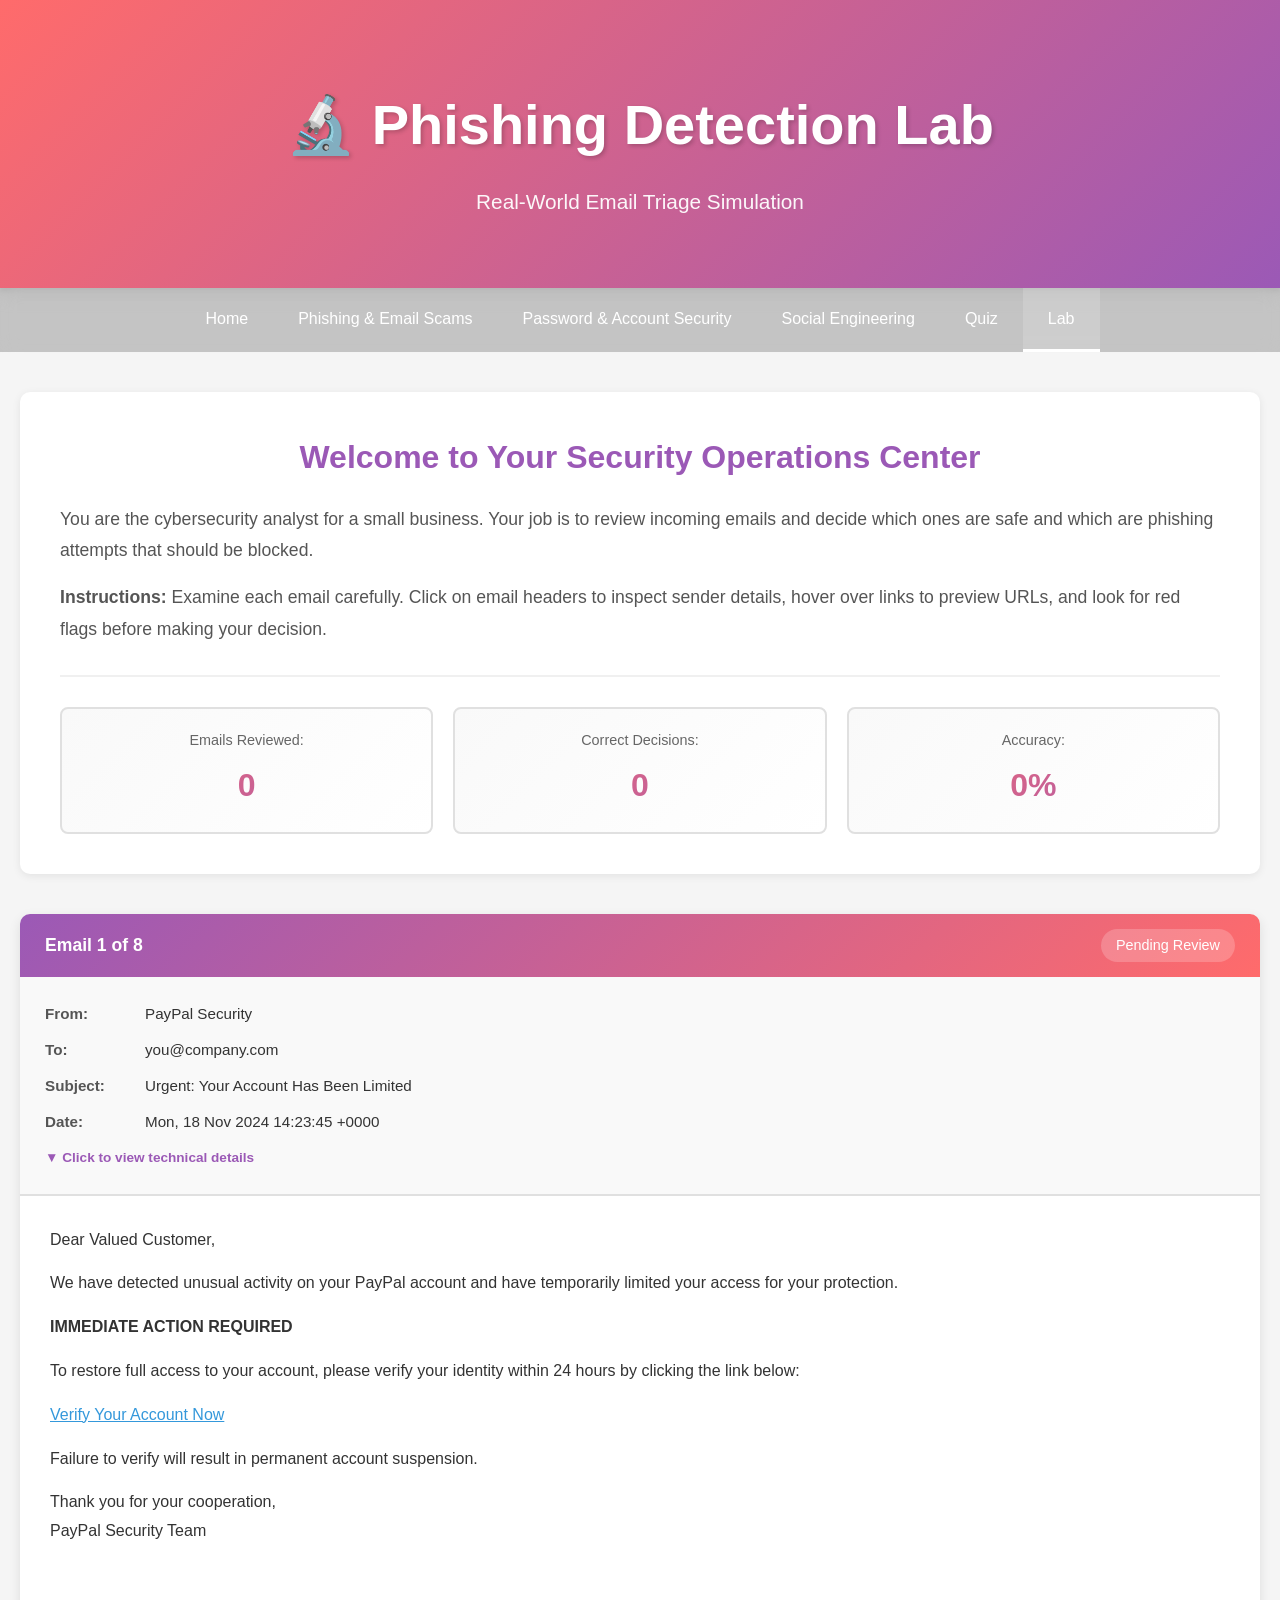
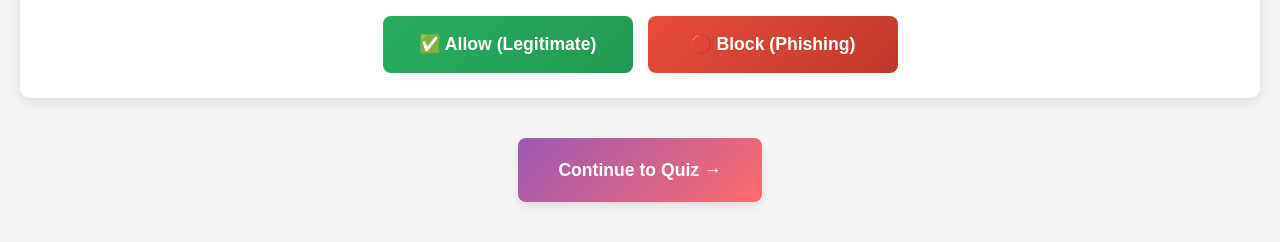
<file: main6.html>
<!DOCTYPE html>
<html lang="en">
<head>
    <meta charset="UTF-8">
    <meta name="viewport" content="width=device-width, initial-scale=1.0">
    <title>Phishing Detection Lab</title>
    <link rel="stylesheet" href="styles6.css">
</head>
<body>
    <header class="hero">
        <div class="hero-content">
            <h1>🔬 Phishing Detection Lab</h1>
            <p class="subtitle">Real-World Email Triage Simulation</p>
        </div>
    </header>

    <nav class="main-navigation">
        <div class="nav-container">
            <a href="index.html" class="nav-link">Home</a>
            <a href="phishing.html" class="nav-link">Phishing & Email Scams</a>
            <a href="password.html" class="nav-link">Password & Account Security</a>
            <a href="social.html" class="nav-link">Social Engineering</a>
            <a href="quiz.html" class="nav-link">Quiz</a>
            <a href="lab.html" class="nav-link active">Lab</a>
        </div>
    </nav>

    <main class="container">
        <div class="lab-intro">
            <h2>Welcome to Your Security Operations Center</h2>
            <p>You are the cybersecurity analyst for a small business. Your job is to review incoming emails and decide which ones are safe and which are phishing attempts that should be blocked.</p>
            <p><strong>Instructions:</strong> Examine each email carefully. Click on email headers to inspect sender details, hover over links to preview URLs, and look for red flags before making your decision.</p>
            <div class="lab-stats">
                <div class="stat-item">
                    <span class="stat-label">Emails Reviewed:</span>
                    <span class="stat-value" id="emailsReviewed">0</span>
                </div>
                <div class="stat-item">
                    <span class="stat-label">Correct Decisions:</span>
                    <span class="stat-value" id="correctDecisions">0</span>
                </div>
                <div class="stat-item">
                    <span class="stat-label">Accuracy:</span>
                    <span class="stat-value" id="accuracy">0%</span>
                </div>
            </div>
        </div>

        <div id="emailContainer" class="email-container">
            <!-- Emails will be loaded here by JavaScript -->
        </div>

        <div id="labResults" class="lab-results">
            <!-- Results will appear here -->
        </div>

        <div class="lab-controls">
            <button id="restartBtn" class="control-btn hidden">🔄 Restart Lab</button>
            <a href="quiz.html" class="control-btn" id="quizBtn">Continue to Quiz →</a>
        </div>
    </main>

    <script src="script6.js"></script>
</body>
</html>
</file>
<file: styles.css>
* {
    margin: 0;
    padding: 0;
    box-sizing: border-box;
}

body {
    font-family: 'Segoe UI', Tahoma, Geneva, Verdana, sans-serif;
    line-height: 1.6;
    color: #333;
    background-color: #f5f5f5;
}

.hero {
    background: linear-gradient(135deg, #ff6b6b 0%, #9b59b6 100%);
    color: white;
    padding: 80px 20px 40px;
    text-align: center;
    box-shadow: 0 4px 6px rgba(0, 0, 0, 0.1);
}

.hero-content h1 {
    font-size: 3.5rem;
    margin-bottom: 15px;
    font-weight: 700;
    text-shadow: 2px 2px 4px rgba(0, 0, 0, 0.2);
}

.subtitle {
    font-size: 1.3rem;
    font-weight: 300;
    opacity: 0.95;
    margin-bottom: 30px;
}

.main-navigation {
    background: rgba(0, 0, 0, 0.2);
    padding: 0;
    position: sticky;
    top: 0;
    z-index: 100;
    backdrop-filter: blur(10px);
}

.nav-container {
    max-width: 1200px;
    margin: 0 auto;
    display: flex;
    justify-content: center;
    flex-wrap: wrap;
    gap: 0;
}

.nav-link {
    color: white;
    text-decoration: none;
    padding: 18px 25px;
    font-weight: 500;
    font-size: 1rem;
    transition: background-color 0.3s ease;
    border-bottom: 3px solid transparent;
}

.nav-link:hover {
    background-color: rgba(255, 255, 255, 0.1);
}

.nav-link.active {
    background-color: rgba(255, 255, 255, 0.15);
    border-bottom-color: white;
}

.container {
    max-width: 1200px;
    margin: 0 auto;
    padding: 40px 20px;
}

h2 {
    font-size: 2rem;
    color: #9b59b6;
    margin-bottom: 20px;
    text-align: center;
}

h3 {
    font-size: 1.5rem;
    color: #ff6b6b;
    margin-bottom: 20px;
    text-align: center;
}

h4 {
    font-size: 1.2rem;
    color: #555;
    margin-bottom: 10px;
}

.content-card {
    background: white;
    padding: 30px;
    margin-bottom: 25px;
    border-radius: 10px;
    box-shadow: 0 2px 8px rgba(0, 0, 0, 0.08);
    transition: transform 0.3s ease, box-shadow 0.3s ease;
}

.content-card:hover {
    transform: translateY(-3px);
    box-shadow: 0 4px 12px rgba(0, 0, 0, 0.12);
}

.feature-card {
    text-align: center;
}

.icon-large {
    font-size: 5rem;
    margin-bottom: 20px;
}

.feature-card h2 {
    margin-bottom: 25px;
}

.feature-card p {
    font-size: 1.1rem;
    line-height: 1.8;
    color: #555;
    margin-bottom: 15px;
    text-align: left;
}

.learning-grid {
    display: grid;
    grid-template-columns: repeat(auto-fit, minmax(250px, 1fr));
    gap: 25px;
    margin-top: 30px;
}

.learning-item {
    text-align: center;
    padding: 25px;
    background: #f9f9f9;
    border-radius: 8px;
    transition: transform 0.3s ease, background-color 0.3s ease;
}

.learning-item:hover {
    transform: translateY(-5px);
    background-color: #fff;
    box-shadow: 0 4px 12px rgba(0, 0, 0, 0.1);
}

.learning-icon {
    font-size: 3rem;
    margin-bottom: 15px;
}

.learning-item h4 {
    color: #9b59b6;
    margin-bottom: 12px;
}

.learning-item p {
    font-size: 0.95rem;
    color: #666;
    line-height: 1.6;
}

.stats-section {
    display: grid;
    grid-template-columns: repeat(auto-fit, minmax(250px, 1fr));
    gap: 25px;
    margin: 40px 0;
}

.stat-card {
    background: white;
    padding: 35px 25px;
    border-radius: 10px;
    text-align: center;
    box-shadow: 0 2px 8px rgba(0, 0, 0, 0.08);
    transition: transform 0.3s ease, box-shadow 0.3s ease;
}

.stat-card:hover {
    transform: translateY(-5px);
    box-shadow: 0 4px 12px rgba(0, 0, 0, 0.12);
}

.stat-number {
    font-size: 3.5rem;
    font-weight: 700;
    background: linear-gradient(135deg, #ff6b6b 0%, #9b59b6 100%);
    -webkit-background-clip: text;
    -webkit-text-fill-color: transparent;
    background-clip: text;
    margin-bottom: 10px;
}

.stat-label {
    font-size: 1rem;
    color: #666;
    line-height: 1.5;
}

.cta-card {
    background: linear-gradient(135deg, #f9f9f9 0%, #ffffff 100%);
    border: 2px solid #9b59b6;
}

.cta-card h3 {
    color: #9b59b6;
    margin-bottom: 20px;
}

.cta-card > p {
    font-size: 1.05rem;
    color: #555;
    line-height: 1.8;
    margin-bottom: 25px;
    text-align: left;
}

.cta-features {
    display: grid;
    grid-template-columns: repeat(auto-fit, minmax(250px, 1fr));
    gap: 15px;
    margin-top: 20px;
}

.cta-feature {
    display: flex;
    align-items: center;
    gap: 12px;
    padding: 12px;
    background: white;
    border-radius: 6px;
    font-size: 1rem;
    color: #555;
}

.check-icon {
    flex-shrink: 0;
    width: 30px;
    height: 30px;
    background: linear-gradient(135deg, #27ae60 0%, #229954 100%);
    color: white;
    border-radius: 50%;
    display: flex;
    align-items: center;
    justify-content: center;
    font-weight: 700;
    font-size: 1.2rem;
}

.page-navigation {
    display: flex;
    justify-content: space-between;
    gap: 20px;
    margin-top: 60px;
}

.nav-btn {
    flex: 1;
    padding: 18px 35px;
    font-size: 1.1rem;
    text-decoration: none;
    color: white;
    background: linear-gradient(135deg, #9b59b6 0%, #ff6b6b 100%);
    border-radius: 8px;
    text-align: center;
    font-weight: 600;
    transition: transform 0.3s ease, box-shadow 0.3s ease;
    box-shadow: 0 4px 8px rgba(0, 0, 0, 0.1);
    display: block;
}

.nav-btn:hover {
    transform: translateY(-2px);
    box-shadow: 0 6px 12px rgba(0, 0, 0, 0.15);
}

.nav-btn.full-width {
    max-width: 400px;
    margin: 0 auto;
}

@media (max-width: 768px) {
    .hero-content h1 {
        font-size: 2.5rem;
    }

    .subtitle {
        font-size: 1.1rem;
    }

    .nav-container {
        flex-direction: column;
    }

    .nav-link {
        text-align: center;
        border-bottom: 1px solid rgba(255, 255, 255, 0.2);
    }

    .learning-grid {
        grid-template-columns: 1fr;
    }

    .stats-section {
        grid-template-columns: 1fr;
    }

    .cta-features {
        grid-template-columns: 1fr;
    }

    .stat-number {
        font-size: 2.5rem;
    }

    h2 {
        font-size: 1.7rem;
    }
}
</file>
<file: styles2.css>
* {
    margin: 0;
    padding: 0;
    box-sizing: border-box;
}

body {
    font-family: 'Segoe UI', Tahoma, Geneva, Verdana, sans-serif;
    line-height: 1.6;
    color: #333;
    background-color: #f5f5f5;
}

.hero {
    background: linear-gradient(135deg, #ff6b6b 0%, #9b59b6 100%);
    color: white;
    padding: 80px 20px;
    text-align: center;
    box-shadow: 0 4px 6px rgba(0, 0, 0, 0.1);
}

.hero-content h1 {
    font-size: 3.5rem;
    margin-bottom: 15px;
    font-weight: 700;
    text-shadow: 2px 2px 4px rgba(0, 0, 0, 0.2);
}

.subtitle {
    font-size: 1.3rem;
    font-weight: 300;
    opacity: 0.95;
}
.main-navigation {
    background: rgba(0, 0, 0, 0.2);
    padding: 0;
    position: sticky;
    top: 0;
    z-index: 100;
    backdrop-filter: blur(10px);
}

.nav-container {
    max-width: 1200px;
    margin: 0 auto;
    display: flex;
    justify-content: center;
    flex-wrap: wrap;
    gap: 0;
}

.nav-link {
    color: white;
    text-decoration: none;
    padding: 18px 25px;
    font-weight: 500;
    font-size: 1rem;
    transition: background-color 0.3s ease;
    border-bottom: 3px solid transparent;
}

.nav-link:hover {
    background-color: rgba(255, 255, 255, 0.1);
}

.nav-link.active {
    background-color: rgba(255, 255, 255, 0.15);
    border-bottom-color: white;
}
.container {
    max-width: 1200px;
    margin: 0 auto;
    padding: 40px 20px;
}

section {
    margin-bottom: 60px;
}

h2 {
    font-size: 2rem;
    color: #9b59b6;
    margin-bottom: 30px;
    text-align: center;
}

h3 {
    font-size: 1.5rem;
    color: #ff6b6b;
    margin-bottom: 15px;
}

h4 {
    font-size: 1.2rem;
    color: #555;
    margin-bottom: 10px;
}

.content-card {
    background: white;
    padding: 30px;
    margin-bottom: 25px;
    border-radius: 10px;
    box-shadow: 0 2px 8px rgba(0, 0, 0, 0.08);
    transition: transform 0.3s ease, box-shadow 0.3s ease;
}

.content-card:hover {
    transform: translateY(-3px);
    box-shadow: 0 4px 12px rgba(0, 0, 0, 0.12);
}

ul {
    margin-left: 25px;
    margin-top: 10px;
    margin-bottom: 10px;
}

li {
    margin-bottom: 8px;
}

.section-intro {
    text-align: center;
    font-size: 1.1rem;
    color: #666;
    margin-bottom: 30px;
}

.email-grid {
    display: grid;
    grid-template-columns: repeat(auto-fit, minmax(350px, 1fr));
    gap: 25px;
}

.email-card {
    background: white;
    border-radius: 10px;
    padding: 25px;
    box-shadow: 0 2px 8px rgba(0, 0, 0, 0.08);
    transition: transform 0.3s ease, box-shadow 0.3s ease;
    cursor: pointer;
}

.email-card:hover {
    transform: translateY(-3px);
    box-shadow: 0 4px 12px rgba(0, 0, 0, 0.12);
}

.email-header {
    margin-bottom: 15px;
    padding-bottom: 15px;
    border-bottom: 2px solid #f0f0f0;
}

.email-from,
.email-subject {
    display: block;
    margin-bottom: 8px;
    font-size: 0.95rem;
}

.email-body {
    font-size: 0.95rem;
    line-height: 1.7;
    color: #555;
    margin-bottom: 20px;
}

.email-body p {
    margin-bottom: 10px;
}

.email-body a {
    color: #3498db;
    text-decoration: underline;
}

.reveal-btn {
    background: linear-gradient(135deg, #9b59b6 0%, #ff6b6b 100%);
    color: white;
    border: none;
    padding: 12px 25px;
    border-radius: 6px;
    cursor: pointer;
    font-size: 1rem;
    font-weight: 600;
    transition: transform 0.3s ease, box-shadow 0.3s ease;
    width: 100%;
}

.reveal-btn:hover {
    transform: translateY(-2px);
    box-shadow: 0 4px 8px rgba(0, 0, 0, 0.2);
}

.email-explanation {
    margin-top: 20px;
    padding: 20px;
    background-color: #fff3cd;
    border-left: 4px solid #ff6b6b;
    border-radius: 6px;
    display: none;
}

.email-explanation.visible {
    display: block;
}

.email-explanation h4 {
    color: #d63031;
    margin-bottom: 12px;
}

.email-explanation ul {
    margin-top: 10px;
}

.email-card[data-type="legitimate"] .email-explanation {
    background-color: #d4edda;
    border-left-color: #27ae60;
}

.email-card[data-type="legitimate"] .email-explanation h4 {
    color: #27ae60;
}

.quiz-intro {
    text-align: center;
    font-size: 1.1rem;
    color: #666;
    margin-bottom: 30px;
}

.quiz-container {
    background: white;
    padding: 30px;
    border-radius: 10px;
    box-shadow: 0 2px 8px rgba(0, 0, 0, 0.08);
    margin-bottom: 25px;
}

.quiz-email {
    margin-bottom: 25px;
    padding: 20px;
    border: 2px solid #e0e0e0;
    border-radius: 8px;
    transition: border-color 0.3s ease, background-color 0.3s ease;
}

.quiz-email:hover {
    border-color: #9b59b6;
    background-color: #fafafa;
}

.quiz-email input[type="checkbox"] {
    margin-right: 15px;
    cursor: pointer;
    width: 20px;
    height: 20px;
    vertical-align: middle;
}

.quiz-email label {
    cursor: pointer;
    display: inline-block;
    width: calc(100% - 35px);
    vertical-align: middle;
}

.quiz-email-content {
    padding-left: 0;
}

.quiz-email-header {
    margin-bottom: 12px;
    font-size: 0.95rem;
    color: #555;
    line-height: 1.8;
}

.quiz-email-body {
    font-size: 0.95rem;
    color: #666;
    line-height: 1.7;
    padding: 15px;
    background-color: #f9f9f9;
    border-radius: 6px;
}

.quiz-feedback {
    margin-top: 15px;
    padding: 15px;
    border-radius: 6px;
    font-weight: 600;
    display: none;
}

.quiz-feedback.visible {
    display: block;
}

.quiz-feedback.correct {
    background-color: #d4edda;
    color: #27ae60;
    border-left: 4px solid #27ae60;
}

.quiz-feedback.incorrect {
    background-color: #f8d7da;
    color: #e74c3c;
    border-left: 4px solid #e74c3c;
}

.submit-btn {
    background: linear-gradient(135deg, #9b59b6 0%, #ff6b6b 100%);
    color: white;
    border: none;
    padding: 18px 40px;
    border-radius: 8px;
    cursor: pointer;
    font-size: 1.2rem;
    font-weight: 600;
    transition: transform 0.3s ease, box-shadow 0.3s ease;
    display: block;
    margin: 0 auto;
    box-shadow: 0 4px 8px rgba(0, 0, 0, 0.1);
}

.submit-btn:hover {
    transform: translateY(-2px);
    box-shadow: 0 6px 12px rgba(0, 0, 0, 0.2);
}

.quiz-results {
    margin-top: 30px;
    padding: 30px;
    background: white;
    border-radius: 10px;
    text-align: center;
    font-size: 1.3rem;
    box-shadow: 0 2px 8px rgba(0, 0, 0, 0.08);
    display: none;
}

.quiz-results.visible {
    display: block;
}

.quiz-results.excellent {
    background: linear-gradient(135deg, #d4edda 0%, #c3e6cb 100%);
    color: #27ae60;
    border: 3px solid #27ae60;
}

.quiz-results.good {
    background: linear-gradient(135deg, #fff3cd 0%, #ffeaa7 100%);
    color: #f39c12;
    border: 3px solid #f39c12;
}

.quiz-results.needs-improvement {
    background: linear-gradient(135deg, #f8d7da 0%, #f5c6cb 100%);
    color: #e74c3c;
    border: 3px solid #e74c3c;
}

.video-section {
    text-align: center;
}

.video-container {
    position: relative;
    padding-bottom: 56.25%;
    height: 0;
    overflow: hidden;
    max-width: 100%;
    background: #000;
    border-radius: 10px;
    box-shadow: 0 4px 12px rgba(0, 0, 0, 0.15);
}

.video-container iframe {
    position: absolute;
    top: 0;
    left: 0;
    width: 100%;
    height: 100%;
}

.warning-checklist {
    display: grid;
    grid-template-columns: repeat(auto-fit, minmax(300px, 1fr));
    gap: 20px;
}

.warning-item {
    background: white;
    padding: 25px;
    border-radius: 10px;
    box-shadow: 0 2px 8px rgba(0, 0, 0, 0.08);
    display: flex;
    gap: 20px;
    transition: transform 0.3s ease, box-shadow 0.3s ease;
}

.warning-item:hover {
    transform: translateY(-3px);
    box-shadow: 0 4px 12px rgba(0, 0, 0, 0.12);
}

.warning-icon {
    font-size: 3rem;
    flex-shrink: 0;
}

.warning-content h4 {
    color: #ff6b6b;
    margin-bottom: 8px;
}

.warning-content p {
    color: #666;
    font-size: 0.95rem;
    line-height: 1.6;
}

.page-navigation {
    display: flex;
    justify-content: space-between;
    gap: 20px;
    margin-top: 60px;
}

.nav-btn {
    flex: 1;
    padding: 18px 35px;
    font-size: 1.1rem;
    text-decoration: none;
    color: white;
    background: linear-gradient(135deg, #9b59b6 0%, #ff6b6b 100%);
    border-radius: 8px;
    text-align: center;
    font-weight: 600;
    transition: transform 0.3s ease, box-shadow 0.3s ease;
    box-shadow: 0 4px 8px rgba(0, 0, 0, 0.1);
}

.nav-btn:hover {
    transform: translateY(-2px);
    box-shadow: 0 6px 12px rgba(0, 0, 0, 0.15);
}

@media (max-width: 768px) {
    .hero-content h1 {
        font-size: 2.5rem;
    }

    .subtitle {
        font-size: 1.1rem;
    }

    .content-card {
        padding: 20px;
    }

    .email-grid {
        grid-template-columns: 1fr;
    }

    .warning-checklist {
        grid-template-columns: 1fr;
    }

    .page-navigation {
        flex-direction: column;
    }

    h2 {
        font-size: 1.7rem;
    }

}
</file>
<file: styles3.css>
* {
    margin: 0;
    padding: 0;
    box-sizing: border-box;
}

body {
    font-family: 'Segoe UI', Tahoma, Geneva, Verdana, sans-serif;
    line-height: 1.6;
    color: #333;
    background-color: #f5f5f5;
}

.hero {
    background: linear-gradient(135deg, #ff6b6b 0%, #9b59b6 100%);
    color: white;
    padding: 80px 20px;
    text-align: center;
    box-shadow: 0 4px 6px rgba(0, 0, 0, 0.1);
}

.hero-content h1 {
    font-size: 3.5rem;
    margin-bottom: 15px;
    font-weight: 700;
    text-shadow: 2px 2px 4px rgba(0, 0, 0, 0.2);
}

.subtitle {
    font-size: 1.3rem;
    font-weight: 300;
    opacity: 0.95;
}
.main-navigation {
    background: rgba(0, 0, 0, 0.2);
    padding: 0;
    position: sticky;
    top: 0;
    z-index: 100;
    backdrop-filter: blur(10px);
}

.nav-container {
    max-width: 1200px;
    margin: 0 auto;
    display: flex;
    justify-content: center;
    flex-wrap: wrap;
    gap: 0;
}

.nav-link {
    color: white;
    text-decoration: none;
    padding: 18px 25px;
    font-weight: 500;
    font-size: 1rem;
    transition: background-color 0.3s ease;
    border-bottom: 3px solid transparent;
}

.nav-link:hover {
    background-color: rgba(255, 255, 255, 0.1);
}

.nav-link.active {
    background-color: rgba(255, 255, 255, 0.15);
    border-bottom-color: white;
}
.container {
    max-width: 1200px;
    margin: 0 auto;
    padding: 40px 20px;
}

section {
    margin-bottom: 60px;
}

h2 {
    font-size: 2rem;
    color: #9b59b6;
    margin-bottom: 30px;
    text-align: center;
}

h3 {
    font-size: 1.5rem;
    color: #ff6b6b;
    margin-bottom: 15px;
}

h4 {
    font-size: 1.2rem;
    color: #555;
    margin-bottom: 10px;
}

.carousel-container {
    position: relative;
    display: flex;
    align-items: center;
    justify-content: center;
    min-height: 400px;
}

.content-card {
    background: white;
    padding: 30px;
    border-radius: 10px;
    box-shadow: 0 2px 8px rgba(0, 0, 0, 0.08);
    position: absolute;
    width: 85%;
    max-width: 900px;
    opacity: 0;
    transform: scale(0.9);
    transition: opacity 0.5s ease, transform 0.5s ease;
    pointer-events: none;
    max-height: 350px;
    overflow-y: auto;
}

.content-card.active {
    opacity: 1;
    transform: scale(1);
    pointer-events: auto;
    position: relative;
}

.content-card::-webkit-scrollbar {
    width: 8px;
}

.content-card::-webkit-scrollbar-track {
    background: #f1f1f1;
    border-radius: 10px;
}

.content-card::-webkit-scrollbar-thumb {
    background: #9b59b6;
    border-radius: 10px;
}

.content-card::-webkit-scrollbar-thumb:hover {
    background: #8e44ad;
}

ul {
    margin-left: 25px;
    margin-top: 10px;
    margin-bottom: 10px;
}

li {
    margin-bottom: 8px;
}

.carousel-btn {
    position: absolute;
    top: 50%;
    transform: translateY(-50%);
    background: linear-gradient(135deg, #9b59b6 0%, #ff6b6b 100%);
    color: white;
    border: none;
    width: 50px;
    height: 50px;
    border-radius: 50%;
    font-size: 2rem;
    cursor: pointer;
    z-index: 10;
    transition: transform 0.3s ease, box-shadow 0.3s ease;
    box-shadow: 0 4px 8px rgba(0, 0, 0, 0.2);
    display: flex;
    align-items: center;
    justify-content: center;
}

.carousel-btn:hover {
    transform: translateY(-50%) scale(1.1);
    box-shadow: 0 6px 12px rgba(0, 0, 0, 0.3);
}

.carousel-btn.prev {
    left: -25px;
}

.carousel-btn.next {
    right: -25px;
}

.carousel-dots {
    display: flex;
    justify-content: center;
    gap: 10px;
    margin-top: 25px;
}

.dot {
    width: 12px;
    height: 12px;
    border-radius: 50%;
    background-color: #ddd;
    cursor: pointer;
    transition: background-color 0.3s ease, transform 0.3s ease;
}

.dot.active {
    background: linear-gradient(135deg, #9b59b6 0%, #ff6b6b 100%);
    transform: scale(1.3);
}

.dot:hover {
    background-color: #bbb;
}

.tool-card {
    background: white;
    padding: 40px;
    border-radius: 10px;
    box-shadow: 0 2px 8px rgba(0, 0, 0, 0.08);
}

.password-input-container {
    margin-bottom: 30px;
}

.password-input-container label {
    display: block;
    font-weight: 600;
    margin-bottom: 10px;
    color: #555;
    font-size: 1.1rem;
}

#password-input {
    width: 100%;
    padding: 15px;
    font-size: 1rem;
    border: 2px solid #ddd;
    border-radius: 8px;
    transition: border-color 0.3s ease;
}

#password-input:focus {
    outline: none;
    border-color: #9b59b6;
}

.toggle-visibility {
    margin-top: 10px;
    display: flex;
    align-items: center;
    gap: 8px;
}

.toggle-visibility input[type="checkbox"] {
    cursor: pointer;
}

.toggle-visibility label {
    cursor: pointer;
    font-weight: normal;
    font-size: 0.9rem;
}

.strength-display {
    margin-bottom: 25px;
}

.strength-label {
    display: flex;
    justify-content: space-between;
    margin-bottom: 10px;
    font-weight: 600;
    font-size: 1.1rem;
}

#strength-text {
    font-weight: 700;
}

#strength-text.weak {
    color: #e74c3c;
}

#strength-text.medium {
    color: #f39c12;
}

#strength-text.strong {
    color: #27ae60;
}

.strength-meter {
    width: 100%;
    height: 30px;
    background-color: #e0e0e0;
    border-radius: 15px;
    overflow: hidden;
}

.strength-bar {
    height: 100%;
    width: 0%;
    border-radius: 15px;
    transition: width 0.4s ease, background-color 0.4s ease;
}

.strength-bar.weak {
    background: linear-gradient(90deg, #e74c3c, #c0392b);
    width: 33%;
}

.strength-bar.medium {
    background: linear-gradient(90deg, #f39c12, #e67e22);
    width: 66%;
}

.strength-bar.strong {
    background: linear-gradient(90deg, #27ae60, #229954);
    width: 100%;
}

.feedback-section {
    background-color: #f9f9f9;
    padding: 20px;
    border-radius: 8px;
    margin-bottom: 25px;
    border-left: 4px solid #9b59b6;
}

#feedback-text {
    color: #555;
    line-height: 1.8;
}

.bruteforce-section {
    background-color: #fff3cd;
    padding: 20px;
    border-radius: 8px;
    border-left: 4px solid #ff6b6b;
}

.crack-time {
    font-size: 1.3rem;
    font-weight: 700;
    color: #d63031;
    margin-bottom: 15px;
}

.disclaimer {
    font-size: 0.85rem;
    color: #666;
    font-style: italic;
    margin-top: 10px;
}

.video-section {
    text-align: center;
}

.video-container {
    position: relative;
    padding-bottom: 56.25%;
    height: 0;
    overflow: hidden;
    max-width: 100%;
    background: #000;
    border-radius: 10px;
    box-shadow: 0 4px 12px rgba(0, 0, 0, 0.15);
}

.video-container iframe {
    position: absolute;
    top: 0;
    left: 0;
    width: 100%;
    height: 100%;
}

.checklist-card {
    background: white;
    padding: 35px;
    border-radius: 10px;
    box-shadow: 0 2px 8px rgba(0, 0, 0, 0.08);
}

.checklist-intro {
    font-size: 1.1rem;
    margin-bottom: 25px;
    color: #555;
    font-weight: 500;
}

.checklist-items {
    margin-bottom: 25px;
}

.checklist-item {
    display: flex;
    align-items: flex-start;
    padding: 15px;
    margin-bottom: 12px;
    background-color: #f9f9f9;
    border-radius: 8px;
    transition: background-color 0.3s ease;
}

.checklist-item:hover {
    background-color: #f0f0f0;
}

.checklist-item input[type="checkbox"] {
    margin-right: 15px;
    margin-top: 4px;
    cursor: pointer;
    width: 20px;
    height: 20px;
}

.checklist-item label {
    cursor: pointer;
    font-size: 1rem;
    color: #333;
    flex: 1;
}

.checklist-item input[type="checkbox"]:checked + label {
    text-decoration: line-through;
    color: #999;
}

.checklist-progress {
    text-align: center;
    padding: 15px;
    background: linear-gradient(135deg, #ff6b6b 0%, #9b59b6 100%);
    color: white;
    border-radius: 8px;
    font-size: 1.2rem;
    font-weight: 600;
}

#progress-count {
    font-size: 1.5rem;
    font-weight: 700;
}

.page-navigation {
    display: flex;
    justify-content: space-between;
    gap: 20px;
    margin-top: 60px;
}

.nav-btn {
    flex: 1;
    padding: 18px 35px;
    font-size: 1.1rem;
    text-decoration: none;
    color: white;
    background: linear-gradient(135deg, #9b59b6 0%, #ff6b6b 100%);
    border-radius: 8px;
    text-align: center;
    font-weight: 600;
    transition: transform 0.3s ease, box-shadow 0.3s ease;
    box-shadow: 0 4px 8px rgba(0, 0, 0, 0.1);
}

.nav-btn:hover {
    transform: translateY(-2px);
    box-shadow: 0 6px 12px rgba(0, 0, 0, 0.15);
}

@media (max-width: 768px) {
    .hero-content h1 {
        font-size: 2.5rem;
    }

    .subtitle {
        font-size: 1.1rem;
    }

    .content-card {
        width: 95%;
        padding: 20px;
        max-height: 300px;
    }

    .carousel-btn {
        width: 40px;
        height: 40px;
        font-size: 1.5rem;
    }

    .carousel-btn.prev {
        left: -10px;
    }

    .carousel-btn.next {
        right: -10px;
    }

    .tool-card {
        padding: 25px;
    }

    .page-navigation {
        flex-direction: column;
    }

    h2 {
        font-size: 1.7rem;
    }

}
</file>
<file: styles4.css>
* {
    margin: 0;
    padding: 0;
    box-sizing: border-box;
}

body {
    font-family: 'Segoe UI', Tahoma, Geneva, Verdana, sans-serif;
    line-height: 1.6;
    color: #333;
    background-color: #f5f5f5;
}

.hero {
    background: linear-gradient(135deg, #ff6b6b 0%, #9b59b6 100%);
    color: white;
    padding: 80px 20px;
    text-align: center;
    box-shadow: 0 4px 6px rgba(0, 0, 0, 0.1);
}

.hero-content h1 {
    font-size: 3.5rem;
    margin-bottom: 15px;
    font-weight: 700;
    text-shadow: 2px 2px 4px rgba(0, 0, 0, 0.2);
}

.subtitle {
    font-size: 1.3rem;
    font-weight: 300;
    opacity: 0.95;
}
.main-navigation {
    background: rgba(0, 0, 0, 0.2);
    padding: 0;
    position: sticky;
    top: 0;
    z-index: 100;
    backdrop-filter: blur(10px);
}

.nav-container {
    max-width: 1200px;
    margin: 0 auto;
    display: flex;
    justify-content: center;
    flex-wrap: wrap;
    gap: 0;
}

.nav-link {
    color: white;
    text-decoration: none;
    padding: 18px 25px;
    font-weight: 500;
    font-size: 1rem;
    transition: background-color 0.3s ease;
    border-bottom: 3px solid transparent;
}

.nav-link:hover {
    background-color: rgba(255, 255, 255, 0.1);
}

.nav-link.active {
    background-color: rgba(255, 255, 255, 0.15);
    border-bottom-color: white;
}
.container {
    max-width: 1200px;
    margin: 0 auto;
    padding: 40px 20px;
}

section {
    margin-bottom: 60px;
}

h2 {
    font-size: 2rem;
    color: #9b59b6;
    margin-bottom: 30px;
    text-align: center;
}

h3 {
    font-size: 1.5rem;
    color: #ff6b6b;
    margin-bottom: 15px;
}

h4 {
    font-size: 1.2rem;
    color: #555;
    margin-bottom: 10px;
    margin-top: 20px;
}

.content-card {
    background: white;
    padding: 30px;
    margin-bottom: 25px;
    border-radius: 10px;
    box-shadow: 0 2px 8px rgba(0, 0, 0, 0.08);
    transition: transform 0.3s ease, box-shadow 0.3s ease;
}

.content-card:hover {
    transform: translateY(-3px);
    box-shadow: 0 4px 12px rgba(0, 0, 0, 0.12);
}

ul {
    margin-left: 25px;
    margin-top: 10px;
    margin-bottom: 10px;
}

li {
    margin-bottom: 8px;
}

.section-intro {
    text-align: center;
    font-size: 1.1rem;
    color: #666;
    margin-bottom: 30px;
}

.scenario-container {
    display: grid;
    gap: 25px;
}

.scenario-card {
    background: white;
    padding: 30px;
    border-radius: 10px;
    box-shadow: 0 2px 8px rgba(0, 0, 0, 0.08);
    transition: transform 0.3s ease, box-shadow 0.3s ease;
}

.scenario-card:hover {
    transform: translateY(-3px);
    box-shadow: 0 4px 12px rgba(0, 0, 0, 0.12);
}

.scenario-content h4 {
    color: #9b59b6;
    margin-bottom: 15px;
    margin-top: 0;
}

.scenario-content p {
    color: #555;
    line-height: 1.8;
    margin-bottom: 12px;
}

.scenario-question {
    font-weight: 600;
    color: #333;
    margin-top: 20px;
}

.scenario-buttons {
    display: flex;
    gap: 15px;
    margin-top: 20px;
}

.answer-btn {
    flex: 1;
    padding: 15px 30px;
    border: none;
    border-radius: 8px;
    font-size: 1.1rem;
    font-weight: 600;
    cursor: pointer;
    transition: transform 0.3s ease, box-shadow 0.3s ease;
}

.safe-btn {
    background: linear-gradient(135deg, #27ae60 0%, #229954 100%);
    color: white;
}

.unsafe-btn {
    background: linear-gradient(135deg, #e74c3c 0%, #c0392b 100%);
    color: white;
}

.answer-btn:hover {
    transform: translateY(-2px);
    box-shadow: 0 4px 8px rgba(0, 0, 0, 0.2);
}

.answer-btn:disabled {
    opacity: 0.6;
    cursor: not-allowed;
    transform: none;
}

.scenario-feedback {
    margin-top: 20px;
    padding: 20px;
    border-radius: 8px;
    font-weight: 600;
    line-height: 1.8;
    display: none;
}

.scenario-feedback.visible {
    display: block;
}

.scenario-feedback.correct {
    background-color: #d4edda;
    color: #27ae60;
    border-left: 4px solid #27ae60;
}

.scenario-feedback.incorrect {
    background-color: #f8d7da;
    color: #e74c3c;
    border-left: 4px solid #e74c3c;
}

.scenario-results {
    margin-top: 40px;
    padding: 30px;
    background: white;
    border-radius: 10px;
    text-align: center;
    font-size: 1.3rem;
    box-shadow: 0 2px 8px rgba(0, 0, 0, 0.08);
    display: none;
}

.scenario-results.visible {
    display: block;
}

.scenario-results.excellent {
    background: linear-gradient(135deg, #d4edda 0%, #c3e6cb 100%);
    color: #27ae60;
    border: 3px solid #27ae60;
}

.scenario-results.good {
    background: linear-gradient(135deg, #fff3cd 0%, #ffeaa7 100%);
    color: #f39c12;
    border: 3px solid #f39c12;
}

.scenario-results.needs-improvement {
    background: linear-gradient(135deg, #f8d7da 0%, #f5c6cb 100%);
    color: #e74c3c;
    border: 3px solid #e74c3c;
}

.video-section {
    text-align: center;
}

.video-container {
    position: relative;
    padding-bottom: 56.25%;
    height: 0;
    overflow: hidden;
    max-width: 100%;
    background: #000;
    border-radius: 10px;
    box-shadow: 0 4px 12px rgba(0, 0, 0, 0.15);
}

.video-container iframe {
    position: absolute;
    top: 0;
    left: 0;
    width: 100%;
    height: 100%;
}

.redflags-container {
    background: white;
    border-radius: 10px;
    box-shadow: 0 2px 8px rgba(0, 0, 0, 0.08);
    overflow: hidden;
}

.accordion-btn {
    width: 100%;
    padding: 20px 25px;
    background: linear-gradient(135deg, #9b59b6 0%, #ff6b6b 100%);
    color: white;
    border: none;
    text-align: left;
    font-size: 1.2rem;
    font-weight: 600;
    cursor: pointer;
    display: flex;
    justify-content: space-between;
    align-items: center;
    transition: opacity 0.3s ease;
}

.accordion-btn:hover {
    opacity: 0.9;
}

.accordion-btn + .accordion-btn {
    border-top: 2px solid rgba(255, 255, 255, 0.3);
}

.accordion-icon {
    font-size: 1.5rem;
    font-weight: 700;
    transition: transform 0.3s ease;
}

.accordion-btn.active .accordion-icon {
    transform: rotate(45deg);
}

.accordion-content {
    max-height: 0;
    overflow: hidden;
    transition: max-height 0.4s ease;
    background: #fafafa;
}

.accordion-content.active {
    max-height: 2000px;
}

.redflag-grid {
    padding: 30px;
}

.redflag-item {
    display: flex;
    gap: 20px;
    margin-bottom: 25px;
    padding: 20px;
    background: white;
    border-radius: 8px;
    box-shadow: 0 2px 6px rgba(0, 0, 0, 0.08);
}

.redflag-number {
    flex-shrink: 0;
    width: 50px;
    height: 50px;
    background: linear-gradient(135deg, #ff6b6b 0%, #9b59b6 100%);
    color: white;
    border-radius: 50%;
    display: flex;
    align-items: center;
    justify-content: center;
    font-size: 1.5rem;
    font-weight: 700;
}

.redflag-text h4 {
    color: #ff6b6b;
    margin: 0 0 8px 0;
}

.redflag-text p {
    color: #666;
    line-height: 1.7;
    margin: 0;
}

.assessment-checklist {
    padding: 30px;
}

.assessment-intro {
    font-size: 1.1rem;
    font-weight: 600;
    color: #555;
    margin-bottom: 20px;
}

.checklist-item {
    display: flex;
    align-items: flex-start;
    padding: 15px;
    margin-bottom: 12px;
    background-color: white;
    border-radius: 8px;
    transition: background-color 0.3s ease;
}

.checklist-item:hover {
    background-color: #f0f0f0;
}

.checklist-item input[type="checkbox"] {
    margin-right: 15px;
    margin-top: 4px;
    cursor: pointer;
    width: 20px;
    height: 20px;
}

.checklist-item label {
    cursor: pointer;
    font-size: 1rem;
    color: #333;
    flex: 1;
}

.assessment-note {
    margin-top: 25px;
    padding: 20px;
    background: linear-gradient(135deg, #fff3cd 0%, #ffeaa7 100%);
    border-left: 4px solid #f39c12;
    border-radius: 6px;
    color: #856404;
    font-size: 1rem;
    line-height: 1.7;
}

.page-navigation {
    display: flex;
    justify-content: space-between;
    gap: 20px;
    margin-top: 60px;
}

.nav-btn {
    flex: 1;
    padding: 18px 35px;
    font-size: 1.1rem;
    text-decoration: none;
    color: white;
    background: linear-gradient(135deg, #9b59b6 0%, #ff6b6b 100%);
    border-radius: 8px;
    text-align: center;
    font-weight: 600;
    transition: transform 0.3s ease, box-shadow 0.3s ease;
    box-shadow: 0 4px 8px rgba(0, 0, 0, 0.1);
}

.nav-btn:hover {
    transform: translateY(-2px);
    box-shadow: 0 6px 12px rgba(0, 0, 0, 0.15);
}

@media (max-width: 768px) {
    .hero-content h1 {
        font-size: 2.5rem;
    }

    .subtitle {
        font-size: 1.1rem;
    }

    .content-card {
        padding: 20px;
    }

    .scenario-card {
        padding: 20px;
    }

    .scenario-buttons {
        flex-direction: column;
    }

    .redflag-item {
        flex-direction: column;
        text-align: center;
    }

    .redflag-number {
        margin: 0 auto 15px;
    }

    .page-navigation {
        flex-direction: column;
    }

    h2 {
        font-size: 1.7rem;
    }

}
</file>
<file: styles5.css>
* {
    margin: 0;
    padding: 0;
    box-sizing: border-box;
}

body {
    font-family: 'Segoe UI', Tahoma, Geneva, Verdana, sans-serif;
    line-height: 1.6;
    color: #333;
    background-color: #f5f5f5;
}

.hero {
    background: linear-gradient(135deg, #ff6b6b 0%, #9b59b6 100%);
    color: white;
    padding: 80px 20px 40px;
    text-align: center;
    box-shadow: 0 4px 6px rgba(0, 0, 0, 0.1);
}

.hero-content h1 {
    font-size: 3.5rem;
    margin-bottom: 15px;
    font-weight: 700;
    text-shadow: 2px 2px 4px rgba(0, 0, 0, 0.2);
}

.subtitle {
    font-size: 1.3rem;
    font-weight: 300;
    opacity: 0.95;
    margin-bottom: 30px;
}

.main-navigation {
    background: rgba(0, 0, 0, 0.2);
    padding: 0;
    position: sticky;
    top: 0;
    z-index: 100;
    backdrop-filter: blur(10px);
}

.nav-container {
    max-width: 1200px;
    margin: 0 auto;
    display: flex;
    justify-content: center;
    flex-wrap: wrap;
    gap: 0;
}

.nav-link {
    color: white;
    text-decoration: none;
    padding: 18px 25px;
    font-weight: 500;
    font-size: 1rem;
    transition: background-color 0.3s ease;
    border-bottom: 3px solid transparent;
}

.nav-link:hover {
    background-color: rgba(255, 255, 255, 0.1);
}

.nav-link.active {
    background-color: rgba(255, 255, 255, 0.15);
    border-bottom-color: white;
}

.container {
    max-width: 1000px;
    margin: 0 auto;
    padding: 40px 20px;
}

.quiz-intro {
    text-align: center;
    font-size: 1.1rem;
    color: #666;
    margin-bottom: 40px;
    padding: 25px;
    background: white;
    border-radius: 10px;
    box-shadow: 0 2px 8px rgba(0, 0, 0, 0.08);
    line-height: 1.8;
}

h4 {
    font-size: 1.2rem;
    color: #9b59b6;
    margin-bottom: 20px;
    font-weight: 600;
}

.content-card {
    background: white;
    padding: 30px;
    margin-bottom: 25px;
    border-radius: 10px;
    box-shadow: 0 2px 8px rgba(0, 0, 0, 0.08);
    transition: transform 0.3s ease, box-shadow 0.3s ease;
}

.content-card:hover {
    transform: translateY(-3px);
    box-shadow: 0 4px 12px rgba(0, 0, 0, 0.12);
}

.radio-label {
    display: block;
    padding: 15px 20px;
    margin-bottom: 12px;
    background-color: #f9f9f9;
    border-radius: 8px;
    cursor: pointer;
    transition: background-color 0.3s ease, transform 0.2s ease;
    font-size: 1rem;
    color: #555;
}

.radio-label:hover {
    background-color: #f0f0f0;
    transform: translateX(5px);
}

.radio-label input[type="radio"] {
    margin-right: 12px;
    cursor: pointer;
    width: 18px;
    height: 18px;
    vertical-align: middle;
}

.radio-label input[type="radio"]:checked + * {
    font-weight: 600;
}

.submit-btn {
    background: linear-gradient(135deg, #9b59b6 0%, #ff6b6b 100%);
    color: white;
    border: none;
    padding: 20px 50px;
    border-radius: 8px;
    cursor: pointer;
    font-size: 1.3rem;
    font-weight: 600;
    transition: transform 0.3s ease, box-shadow 0.3s ease;
    display: block;
    margin: 40px auto;
    box-shadow: 0 4px 8px rgba(0, 0, 0, 0.1);
}

.submit-btn:hover {
    transform: translateY(-2px);
    box-shadow: 0 6px 12px rgba(0, 0, 0, 0.2);
}

.quiz-results {
    margin-top: 40px;
    padding: 40px;
    background: white;
    border-radius: 10px;
    text-align: center;
    font-size: 1.2rem;
    box-shadow: 0 2px 8px rgba(0, 0, 0, 0.08);
    display: none;
    line-height: 1.8;
}

.quiz-results.visible {
    display: block;
}

.quiz-results.excellent {
    background: linear-gradient(135deg, #d4edda 0%, #c3e6cb 100%);
    border: 3px solid #27ae60;
}

.quiz-results.good {
    background: linear-gradient(135deg, #fff3cd 0%, #ffeaa7 100%);
    border: 3px solid #f39c12;
}

.quiz-results.needs-improvement {
    background: linear-gradient(135deg, #f8d7da 0%, #f5c6cb 100%);
    border: 3px solid #e74c3c;
}

.quiz-results h3 {
    font-size: 2rem;
    margin-bottom: 20px;
}

.quiz-results.excellent h3 {
    color: #27ae60;
}

.quiz-results.good h3 {
    color: #f39c12;
}

.quiz-results.needs-improvement h3 {
    color: #e74c3c;
}

.score-display {
    font-size: 3rem;
    font-weight: 700;
    margin: 20px 0;
}

.results-message {
    font-size: 1.1rem;
    margin: 20px 0;
    color: #555;
}

.question-review {
    margin-top: 30px;
    text-align: left;
}

.review-item {
    padding: 15px;
    margin-bottom: 15px;
    border-radius: 8px;
    background: white;
}

.review-item.correct {
    border-left: 4px solid #27ae60;
}

.review-item.incorrect {
    border-left: 4px solid #e74c3c;
}

.review-question {
    font-weight: 600;
    margin-bottom: 8px;
    color: #333;
}

.review-answer {
    color: #666;
    font-size: 0.95rem;
}

.back-home {
    text-align: center;
    margin-top: 50px;
}

.home-btn {
    display: inline-block;
    padding: 18px 40px;
    font-size: 1.1rem;
    text-decoration: none;
    color: white;
    background: linear-gradient(135deg, #9b59b6 0%, #ff6b6b 100%);
    border-radius: 8px;
    font-weight: 600;
    transition: transform 0.3s ease, box-shadow 0.3s ease;
    box-shadow: 0 4px 8px rgba(0, 0, 0, 0.1);
}

.home-btn:hover {
    transform: translateY(-2px);
    box-shadow: 0 6px 12px rgba(0, 0, 0, 0.15);
}

@media (max-width: 768px) {
    .hero-content h1 {
        font-size: 2.5rem;
    }

    .subtitle {
        font-size: 1.1rem;
    }

    .nav-container {
        flex-direction: column;
    }

    .nav-link {
        text-align: center;
        border-bottom: 1px solid rgba(255, 255, 255, 0.2);
    }

    .content-card {
        padding: 20px;
    }

    .quiz-results {
        padding: 25px;
    }

    .score-display {
        font-size: 2.5rem;
    }
}
</file>
<file: styles6.css>
* {
    margin: 0;
    padding: 0;
    box-sizing: border-box;
}

body {
    font-family: 'Segoe UI', Tahoma, Geneva, Verdana, sans-serif;
    line-height: 1.6;
    color: #333;
    background-color: #f5f5f5;
}

.hero {
    background: linear-gradient(135deg, #ff6b6b 0%, #9b59b6 100%);
    color: white;
    padding: 80px 20px 40px;
    text-align: center;
    box-shadow: 0 4px 6px rgba(0, 0, 0, 0.1);
}

.hero-content h1 {
    font-size: 3.5rem;
    margin-bottom: 15px;
    font-weight: 700;
    text-shadow: 2px 2px 4px rgba(0, 0, 0, 0.2);
}

.subtitle {
    font-size: 1.3rem;
    font-weight: 300;
    opacity: 0.95;
    margin-bottom: 30px;
}

.main-navigation {
    background: rgba(0, 0, 0, 0.2);
    padding: 0;
    position: sticky;
    top: 0;
    z-index: 100;
    backdrop-filter: blur(10px);
}

.nav-container {
    max-width: 1200px;
    margin: 0 auto;
    display: flex;
    justify-content: center;
    flex-wrap: wrap;
    gap: 0;
}

.nav-link {
    color: white;
    text-decoration: none;
    padding: 18px 25px;
    font-weight: 500;
    font-size: 1rem;
    transition: background-color 0.3s ease;
    border-bottom: 3px solid transparent;
}

.nav-link:hover {
    background-color: rgba(255, 255, 255, 0.1);
}

.nav-link.active {
    background-color: rgba(255, 255, 255, 0.15);
    border-bottom-color: white;
}

.container {
    max-width: 1400px;
    margin: 0 auto;
    padding: 40px 20px;
}

.lab-intro {
    background: white;
    padding: 40px;
    border-radius: 10px;
    box-shadow: 0 2px 8px rgba(0, 0, 0, 0.08);
    margin-bottom: 40px;
}

.lab-intro h2 {
    color: #9b59b6;
    font-size: 2rem;
    margin-bottom: 20px;
    text-align: center;
}

.lab-intro p {
    font-size: 1.1rem;
    color: #555;
    margin-bottom: 15px;
    line-height: 1.8;
}

.lab-stats {
    display: grid;
    grid-template-columns: repeat(auto-fit, minmax(200px, 1fr));
    gap: 20px;
    margin-top: 30px;
    padding-top: 30px;
    border-top: 2px solid #f0f0f0;
}

.stat-item {
    text-align: center;
    padding: 20px;
    background: linear-gradient(135deg, #f9f9f9 0%, #ffffff 100%);
    border-radius: 8px;
    border: 2px solid #e0e0e0;
}

.stat-label {
    display: block;
    font-size: 0.9rem;
    color: #666;
    margin-bottom: 8px;
}

.stat-value {
    display: block;
    font-size: 2rem;
    font-weight: 700;
    background: linear-gradient(135deg, #ff6b6b 0%, #9b59b6 100%);
    -webkit-background-clip: text;
    -webkit-text-fill-color: transparent;
    background-clip: text;
}

.email-container {
    display: grid;
    gap: 30px;
}

.email-client {
    background: white;
    border-radius: 10px;
    box-shadow: 0 4px 12px rgba(0, 0, 0, 0.1);
    overflow: hidden;
    transition: transform 0.3s ease;
}

.email-client.reviewed {
    opacity: 0.7;
    pointer-events: none;
}

.email-toolbar {
    background: linear-gradient(135deg, #9b59b6 0%, #ff6b6b 100%);
    color: white;
    padding: 15px 25px;
    display: flex;
    justify-content: space-between;
    align-items: center;
}

.email-number {
    font-weight: 700;
    font-size: 1.1rem;
}

.email-status {
    font-size: 0.9rem;
    padding: 5px 15px;
    border-radius: 20px;
    background: rgba(255, 255, 255, 0.2);
}

.email-header {
    padding: 25px;
    background: #f9f9f9;
    border-bottom: 2px solid #e0e0e0;
    cursor: pointer;
    transition: background-color 0.3s ease;
}

.email-header:hover {
    background: #f0f0f0;
}

.email-header-line {
    display: flex;
    margin-bottom: 12px;
    font-size: 0.95rem;
}

.header-label {
    font-weight: 700;
    min-width: 100px;
    color: #555;
}

.header-value {
    color: #333;
    flex: 1;
    word-break: break-all;
}

.header-expand {
    color: #9b59b6;
    font-size: 0.85rem;
    margin-top: 10px;
    font-weight: 600;
}

.email-details {
    padding: 25px;
    background: #fafafa;
    border-bottom: 2px solid #e0e0e0;
    display: none;
}

.email-details.visible {
    display: block;
}

.detail-section {
    margin-bottom: 20px;
}

.detail-label {
    font-weight: 700;
    color: #9b59b6;
    margin-bottom: 8px;
    font-size: 0.9rem;
    text-transform: uppercase;
}

.detail-value {
    color: #555;
    font-size: 0.95rem;
    padding: 10px;
    background: white;
    border-radius: 6px;
    word-break: break-all;
}

.email-body {
    padding: 30px;
    font-size: 1rem;
    line-height: 1.8;
    color: #333;
}

.email-body p {
    margin-bottom: 15px;
}

.email-body a {
    color: #3498db;
    text-decoration: underline;
    cursor: pointer;
    position: relative;
}

.email-body a:hover::after {
    content: attr(data-real-url);
    position: absolute;
    bottom: 100%;
    left: 0;
    background: #333;
    color: white;
    padding: 8px 12px;
    border-radius: 6px;
    font-size: 0.85rem;
    white-space: nowrap;
    z-index: 10;
    box-shadow: 0 2px 8px rgba(0, 0, 0, 0.3);
}

.email-attachments {
    padding: 20px 30px;
    background: #fff3cd;
    border-top: 2px solid #ffc107;
}

.attachment-label {
    font-weight: 700;
    color: #856404;
    margin-bottom: 10px;
}

.attachment-item {
    display: inline-block;
    padding: 8px 15px;
    background: white;
    border-radius: 6px;
    margin-right: 10px;
    font-size: 0.9rem;
    color: #555;
    border: 1px solid #e0e0e0;
}

.email-actions {
    padding: 25px;
    background: white;
    display: flex;
    gap: 15px;
    justify-content: center;
}

.action-btn {
    flex: 1;
    max-width: 250px;
    padding: 18px 30px;
    border: none;
    border-radius: 8px;
    font-size: 1.1rem;
    font-weight: 600;
    cursor: pointer;
    transition: transform 0.3s ease, box-shadow 0.3s ease;
    display: flex;
    align-items: center;
    justify-content: center;
    gap: 10px;
}

.action-btn:hover {
    transform: translateY(-2px);
    box-shadow: 0 6px 12px rgba(0, 0, 0, 0.2);
}

.allow-btn {
    background: linear-gradient(135deg, #27ae60 0%, #229954 100%);
    color: white;
}

.block-btn {
    background: linear-gradient(135deg, #e74c3c 0%, #c0392b 100%);
    color: white;
}

.action-btn:disabled {
    opacity: 0.5;
    cursor: not-allowed;
    transform: none;
}

.email-feedback {
    padding: 25px;
    margin: 25px;
    border-radius: 8px;
    font-weight: 600;
    line-height: 1.8;
    display: none;
}

.email-feedback.visible {
    display: block;
}

.email-feedback.correct {
    background: #d4edda;
    color: #27ae60;
    border: 2px solid #27ae60;
}

.email-feedback.incorrect {
    background: #f8d7da;
    color: #e74c3c;
    border: 2px solid #e74c3c;
}

.feedback-title {
    font-size: 1.3rem;
    margin-bottom: 10px;
}

.feedback-explanation {
    font-size: 1rem;
    font-weight: normal;
    margin-top: 10px;
}

.red-flags-list {
    margin-top: 15px;
    padding-left: 20px;
}

.red-flags-list li {
    margin-bottom: 8px;
}

.lab-results {
    background: white;
    padding: 50px;
    border-radius: 10px;
    box-shadow: 0 4px 12px rgba(0, 0, 0, 0.1);
    text-align: center;
    margin-top: 40px;
    display: none;
}

.lab-results.visible {
    display: block;
}

.lab-results.excellent {
    background: linear-gradient(135deg, #d4edda 0%, #c3e6cb 100%);
    border: 3px solid #27ae60;
}

.lab-results.good {
    background: linear-gradient(135deg, #fff3cd 0%, #ffeaa7 100%);
    border: 3px solid #f39c12;
}

.lab-results.needs-improvement {
    background: linear-gradient(135deg, #f8d7da 0%, #f5c6cb 100%);
    border: 3px solid #e74c3c;
}

.results-title {
    font-size: 2.5rem;
    margin-bottom: 20px;
}

.lab-results.excellent .results-title {
    color: #27ae60;
}

.lab-results.good .results-title {
    color: #f39c12;
}

.lab-results.needs-improvement .results-title {
    color: #e74c3c;
}

.results-score {
    font-size: 4rem;
    font-weight: 700;
    margin: 20px 0;
}

.results-message {
    font-size: 1.2rem;
    color: #555;
    line-height: 1.8;
    margin: 20px 0;
}

.performance-breakdown {
    display: grid;
    grid-template-columns: repeat(auto-fit, minmax(200px, 1fr));
    gap: 20px;
    margin: 30px 0;
}

.breakdown-item {
    padding: 20px;
    background: white;
    border-radius: 8px;
    box-shadow: 0 2px 6px rgba(0, 0, 0, 0.1);
}

.breakdown-label {
    font-size: 0.9rem;
    color: #666;
    margin-bottom: 8px;
}

.breakdown-value {
    font-size: 2rem;
    font-weight: 700;
    color: #9b59b6;
}

.lab-controls {
    display: flex;
    justify-content: center;
    gap: 20px;
    margin-top: 40px;
}

.control-btn {
    padding: 18px 40px;
    font-size: 1.1rem;
    text-decoration: none;
    color: white;
    background: linear-gradient(135deg, #9b59b6 0%, #ff6b6b 100%);
    border: none;
    border-radius: 8px;
    font-weight: 600;
    cursor: pointer;
    transition: transform 0.3s ease, box-shadow 0.3s ease;
    box-shadow: 0 4px 8px rgba(0, 0, 0, 0.1);
    display: inline-block;
}

.control-btn:hover {
    transform: translateY(-2px);
    box-shadow: 0 6px 12px rgba(0, 0, 0, 0.15);
}

.control-btn.hidden {
    display: none;
}

@media (max-width: 768px) {
    .hero-content h1 {
        font-size: 2.5rem;
    }

    .subtitle {
        font-size: 1.1rem;
    }

    .nav-container {
        flex-direction: column;
    }

    .nav-link {
        text-align: center;
        border-bottom: 1px solid rgba(255, 255, 255, 0.2);
    }

    .lab-intro {
        padding: 25px;
    }

    .lab-stats {
        grid-template-columns: 1fr;
    }

    .email-actions {
        flex-direction: column;
    }

    .action-btn {
        max-width: 100%;
    }

    .email-header-line {
        flex-direction: column;
    }

    .header-label {
        margin-bottom: 5px;
    }

    .results-score {
        font-size: 3rem;
    }

    .lab-controls {
        flex-direction: column;
    }
}
</file>
